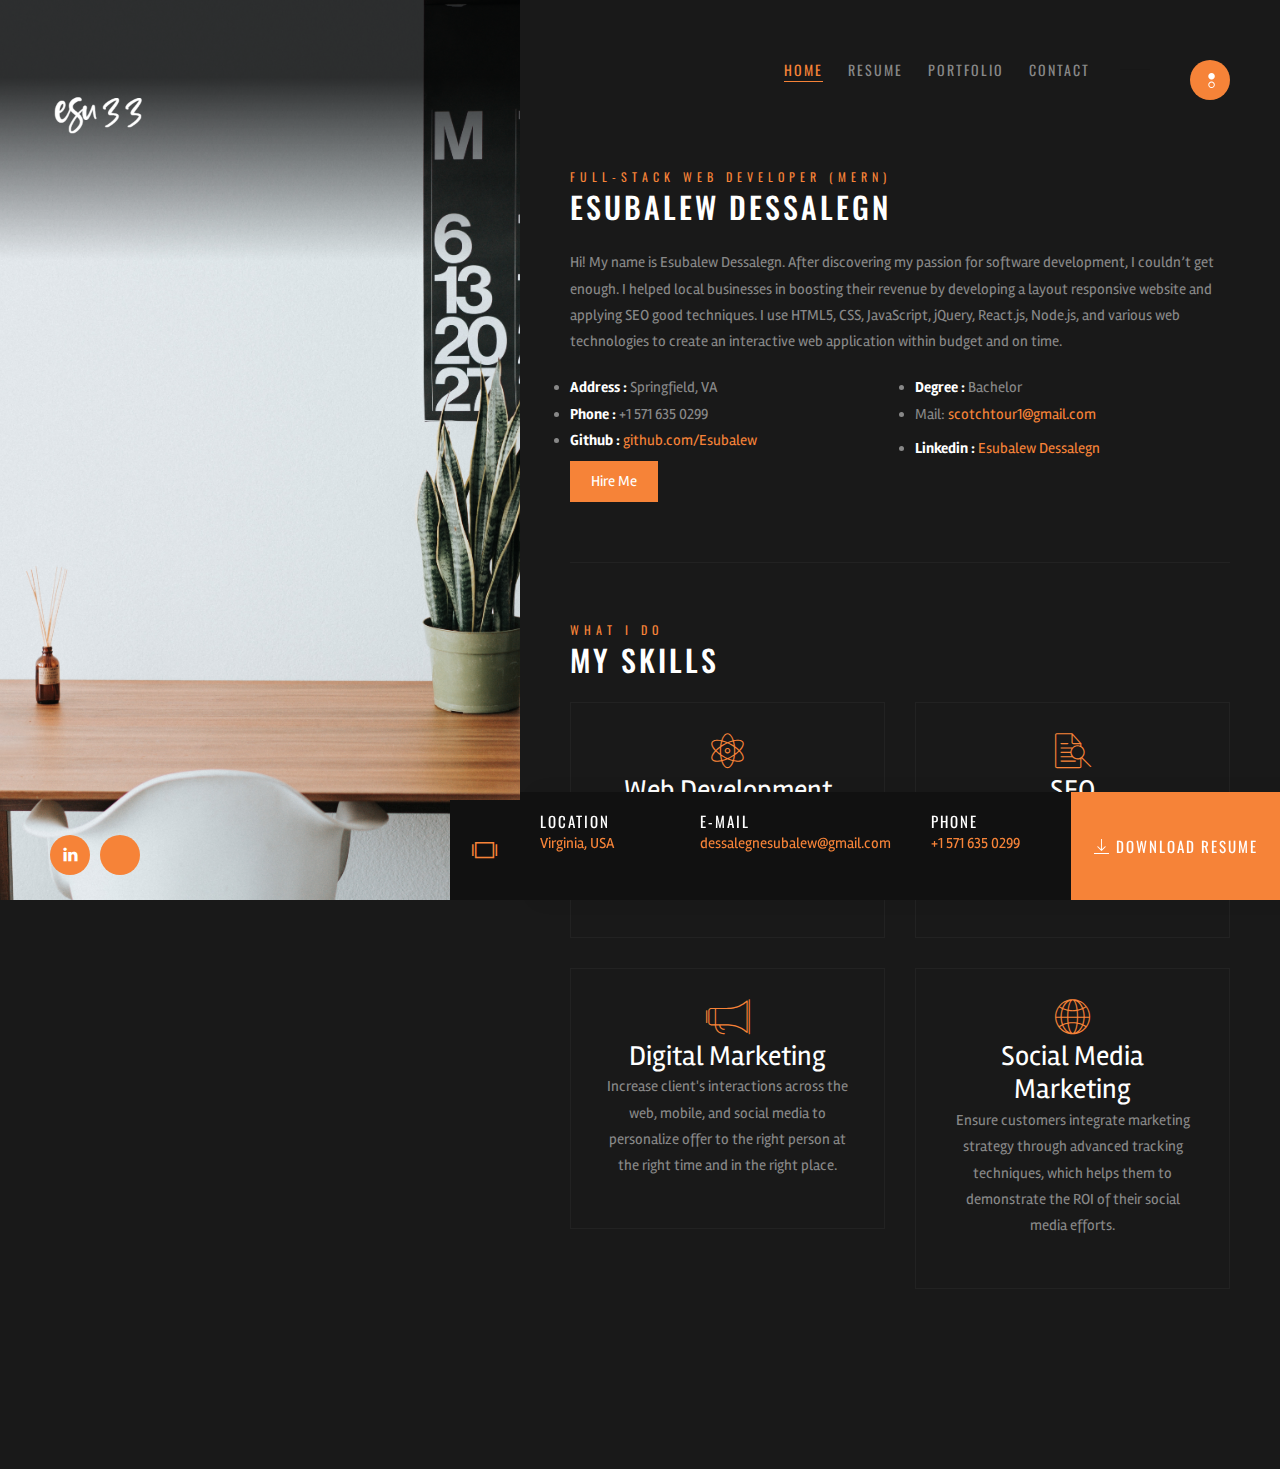
<file: index.html>
<!doctype html>
<html lang="en" class="no-js">

<head>
    <title>Esubalew's Portfolio|| Full Stack Web Developer</title>
    <meta charset="utf-8">
    <meta name="viewport" content="width=device-width, initial-scale=1, shrink-to-fit=no">
    <link rel="shortcut icon" href="images/favicon.png">
    <link rel="stylesheet" href="assets/css/bootstrap.min.css">
    <link rel="stylesheet" href="assets/css/et-lineicons.css">
    <link rel="stylesheet" href="assets/css/themify-icons.css">
    <link rel="stylesheet" href="assets/css/owl.carousel.min.css">
    <link rel="stylesheet" href="assets/css/style.css">
    <link rel="stylesheet" href="assets/css/style-animations.css"> </head>

<body class="cv has-additional-menu-content">
    <header id="identity">
        <!-- Logo -->
        <div class="logo">
            <a href="index.html" class="logo-link" rel="home"> <img src="images/Untitled (1).png" class="logo" alt=""> </a>
        </div>
    </header>
    <!-- Menu -->
    <div id="site-menu">
        <nav class="nav-menu">
            <ul>
                <li class="menu-item current-menu-item"><a href="index.html">Home</a></li>
                <li class="menu-item"><a href="resume.html">Resume</a></li>
                <li class="menu-item"><a href="portfolio.html">Portfolio</a></li>
                <!-- <li class="menu-item menu-item-has-children"><a href="blog.html">Blog</a>
                    <a href="index.html#" class="menu-expand mdi"></a>
                    <ul class="sub-menu">
                        <li class="menu-item"><a href="post.html">Post</a></li>
                        <li class="menu-item menu-item-has-children"> <a href="#">Submenu - 1</a>
                            <a href="index.html#" class="menu-expand mdi"></a>
                            <ul class="sub-menu">
                                <li class="menu-item"><a href="#">Submenu - 2</a></li>
                                <li class="menu-item"><a href="#">Submenu - 2</a></li>
                            </ul>
                        </li>
                    </ul>
                </li> -->
                <li class="menu-item"><a href="contact.html">Contact</a></li>
            </ul>
        </nav>
    </div>
    <div class="menu-overlay"></div>
    <div class="site-menu-toggle">
        <a href="about.html#site-menu" class="ti"> <span class="screen-reader-text">Toggle navigation</span> </a>
    </div>
    <!-- Social Media -->
    <div id="social-profiles">
        <nav class="social-menu">
            <ul>
                <li class="menu-item"><a href="https://www.linkedin.com/in/esubalew-dessalegn-522117127/" target="_blank"><span class="ti"></span></a></li>
                <li class="menu-item"><a href="https://github.com/esku953" target="_blank"><span class="ti"></span></a></li>
                <!-- <li class="menu-item"><a href="http://instagram.com" target="_blank"><span class="ti"></span></a></li> -->
            </ul>
        </nav>
    </div>
    <!-- Media -->
    <div class="hero-media">
        <div class="owl-carousel" data-expand-duration="800">
            <div class="item owl-lazy" data-src="images/landing.png"></div>
        </div> <span class="overlay"></span> <span class="ti ti-spin ti-loading"></span> </div>
    <!-- Content -->
    <div class="content-wrap clearfix">
        <!-- About Me -->
        <div class="mccan page">
            <h3 class="title-small">Full-Stack Web Developer (MERN)</h3>
            <h2 class="title">Esubalew Dessalegn</h2>
            <div class="content">
                <div class="grid-container">
                    <div class="grid-column">
                        <p>Hi! My name is Esubalew Dessalegn. After discovering my passion for software development, I couldn’t get enough. I helped local businesses in boosting their revenue by developing a layout responsive website and applying SEO good techniques. I use HTML5, CSS, JavaScript, jQuery, React.js, Node.js, and various web technologies to create an interactive web application within budget and on time.</p>
                        <div class="row">
                            <div class="col-md-6">
                                <div class="mccan-list">
                                    <ul>
                                        <!-- <li><strong>Birthday :</strong> 09 March 1982</li> -->
                                        <li><strong>Address :</strong> Springfield, VA </li>
                                        <li><strong>Phone :</strong> +1 571 635 0299</li>
                                        <li><strong>Github :</strong> <a href="https://github.com/esku953" target="_blank">github.com/Esubalew</a></li>   
                                    </ul>
                                </div>
                            </div>
                            <div class="col-md-6">
                                <div class="mccan-list">
                                    <ul>
                                        <li><strong>Degree :</strong> Bachelor</li>
                                        <li><span><label>Mail:</label> <a href="dessalegnesubalew@gmail.com">scotchtour1&#64;gmail.com</a></span></li>
                                        <li><strong>Linkedin :</strong> <a href="https://www.linkedin.com/in/esubalew-dessalegn-522117127/" target="_blank">Esubalew Dessalegn</a>
                                        </li>
                                    </ul>
                                </div>
                            </div>
                        </div> <a href="contact.html" class="btn ajax">Hire Me</a> </div>
                </div>
            </div>
        </div>
        <div class="divider1"></div>
        <!-- Services -->
        <div class="mccan page">
            <h3 class="title-small">What I Do</h3>
            <h2 class="title">My Skills</h2>
            <div class="content">
                <div class="grid-container">
                    <div class="grid-column">
                        <div class="row">
                            <div class="col-md-6">
                                <div class="feature feature-left">
                                    <div class="tono-icon"> <span class="et-genius font-30px"></span></div>
                                    <div class="tono-text">
                                        <h3>Web Development</h3>
                                        <p>Utilize the latest in web technologies to build scalable and enterprise-grade web solutions across a variety of verticals.</p>
                                    </div>
                                </div>
                            </div>
                            <div class="col-md-6">
                                <div class="feature feature-left">
                                    <div class="tono-icon"> <span class="et-search font-30px"></span> </div>
                                    <div class="tono-text">
                                        <h3>SEO</h3>
                                        <p>Collaborate with clients on improving the off-site efforts to ensure maximum visibility in organic search results.</p>
                                    </div>
                                </div>
                            </div>
                            <div class="col-md-6">
                                <div class="feature feature-left">
                                    <div class="tono-icon"> <span class="et-megaphone font-30px"></span></div>
                                    <div class="tono-text">
                                        <h3>Digital Marketing</h3>
                                        <p>Increase client's interactions across the web, mobile, and social media to personalize  offer to the right person at the right time and in the right place.</p>
                                    </div>
                                </div>
                            </div>
                            <div class="col-md-6">
                                <div class="feature feature-left">
                                    <div class="tono-icon"> <span class="et-global font-30px"></span> </div>
                                    <div class="tono-text">
                                        <h3>Social Media Marketing</h3>
                                        <p>Ensure customers integrate marketing strategy through advanced tracking techniques, which helps them to demonstrate the ROI of their social media efforts.</p>
                                    </div>
                                </div>
                            </div>
                            <!-- <div class="col-md-6">
                                <div class="feature feature-left">
                                    <div class="mccan-icon"> <span class="et-mobile font-35px"></span></div>
                                    <div class="mccan-text">
                                        <h3>Fully Responsive</h3>
                                        <p>Fusce suscipit, ante a hendrerit thelery ullamcorper vivense comtersa risus nisl cursus nurus the viverra ante nulla.</p>
                                    </div>
                                </div>
                            </div>
                            <div class="col-md-6">
                                <div class="feature feature-left">
                                    <div class="mccan-icon"> <span class="et-layers font-35px"></span> </div>
                                    <div class="mccan-text">
                                        <h3>Art Direction</h3>
                                        <p>Fusce suscipit, ante a hendrerit thelery ullamcorper vivense comtersa risus nisl cursus nurus the viverra ante nulla.</p>
                                    </div>
                                </div>
                            </div> -->
                        </div>
                    </div>
                </div>
            </div>
        </div>
        <!-- Copyright -->
        <!-- <div class="copyright">
            <p>&copy; 2020 <a href="index.html">McCan</a>. All Rights Reserved.</p>
        </div> -->
    </div>
    <!-- Hidden Menu -->
    <div class="additional-menu-content">
        <h3 class="title-small">Full Stack Web Developer</h3>
        <h2 class="title">Esubalew Dessalegn</h2> <img src="images/esuba.png" alt="">
        <p>As an immersive student at Generation USA, I made a genuine effort to improve my communication and orientation to detail skills. My strong understanding of the software development life-cycle and proven ability to work in a fast-paced environment while working in collaboration with the team positions me ready to excel in a Web Developer roles.</p> <a href="#" class="btn">Hire Me</a>
        <div class="divider2"></div>
        <h3 class="title-small">@rorymccan</h3>
        <h2 class="title">Instagram</h2>
        <div class="sb-widget fl-wrap">
            <div class="insta-thumb">
                <a href="#"><img src="images/200x200.jpg" alt=""></a>
                <a href="#"><img src="images/200x200.jpg" alt=""></a>
                <a href="#"><img src="images/200x200.jpg" alt=""></a>
                <a href="#"><img src="images/200x200.jpg" alt=""></a>
                <a href="#"><img src="images/200x200.jpg" alt=""></a>
                <a href="#"><img src="images/200x200.jpg" alt=""></a>
            </div>
        </div>
    </div>
    <!-- My Info -->
    <div class="my-info">
        <div class="box">
            <div class="field field-my-info field-separator">
                <h6>Location</h6>
                <p>Virginia, USA</p>
            </div>
            <div class="field field-my-info field-separator">
                <h6>E-Mail</h6>
                <p>dessalegnesubalew@gmail.com</p>
            </div>
            <div class="field field-my-info field-separator">
                <h6>Phone</h6>
                <p>+1 571 635 0299</p>
            </div>
            <div class="clear"></div>
            <button type="submit" class="button-color" onclick="window.open('assets/resume-2 (1).pdf', '_blank')"><span class="ti-download"></span> DOWNLOAD RESUME</button>
        </div>
    </div>
    <!-- Js -->
    <script src="assets/js/jquery-3.3.1.min.js"></script>
    <script src="assets/js/modernizr-custom.js"></script>
    <script src="assets/js/owl-carousel.min.js"></script>
    <script src="assets/js/functions.js"></script>
</body>
</html>
</file>
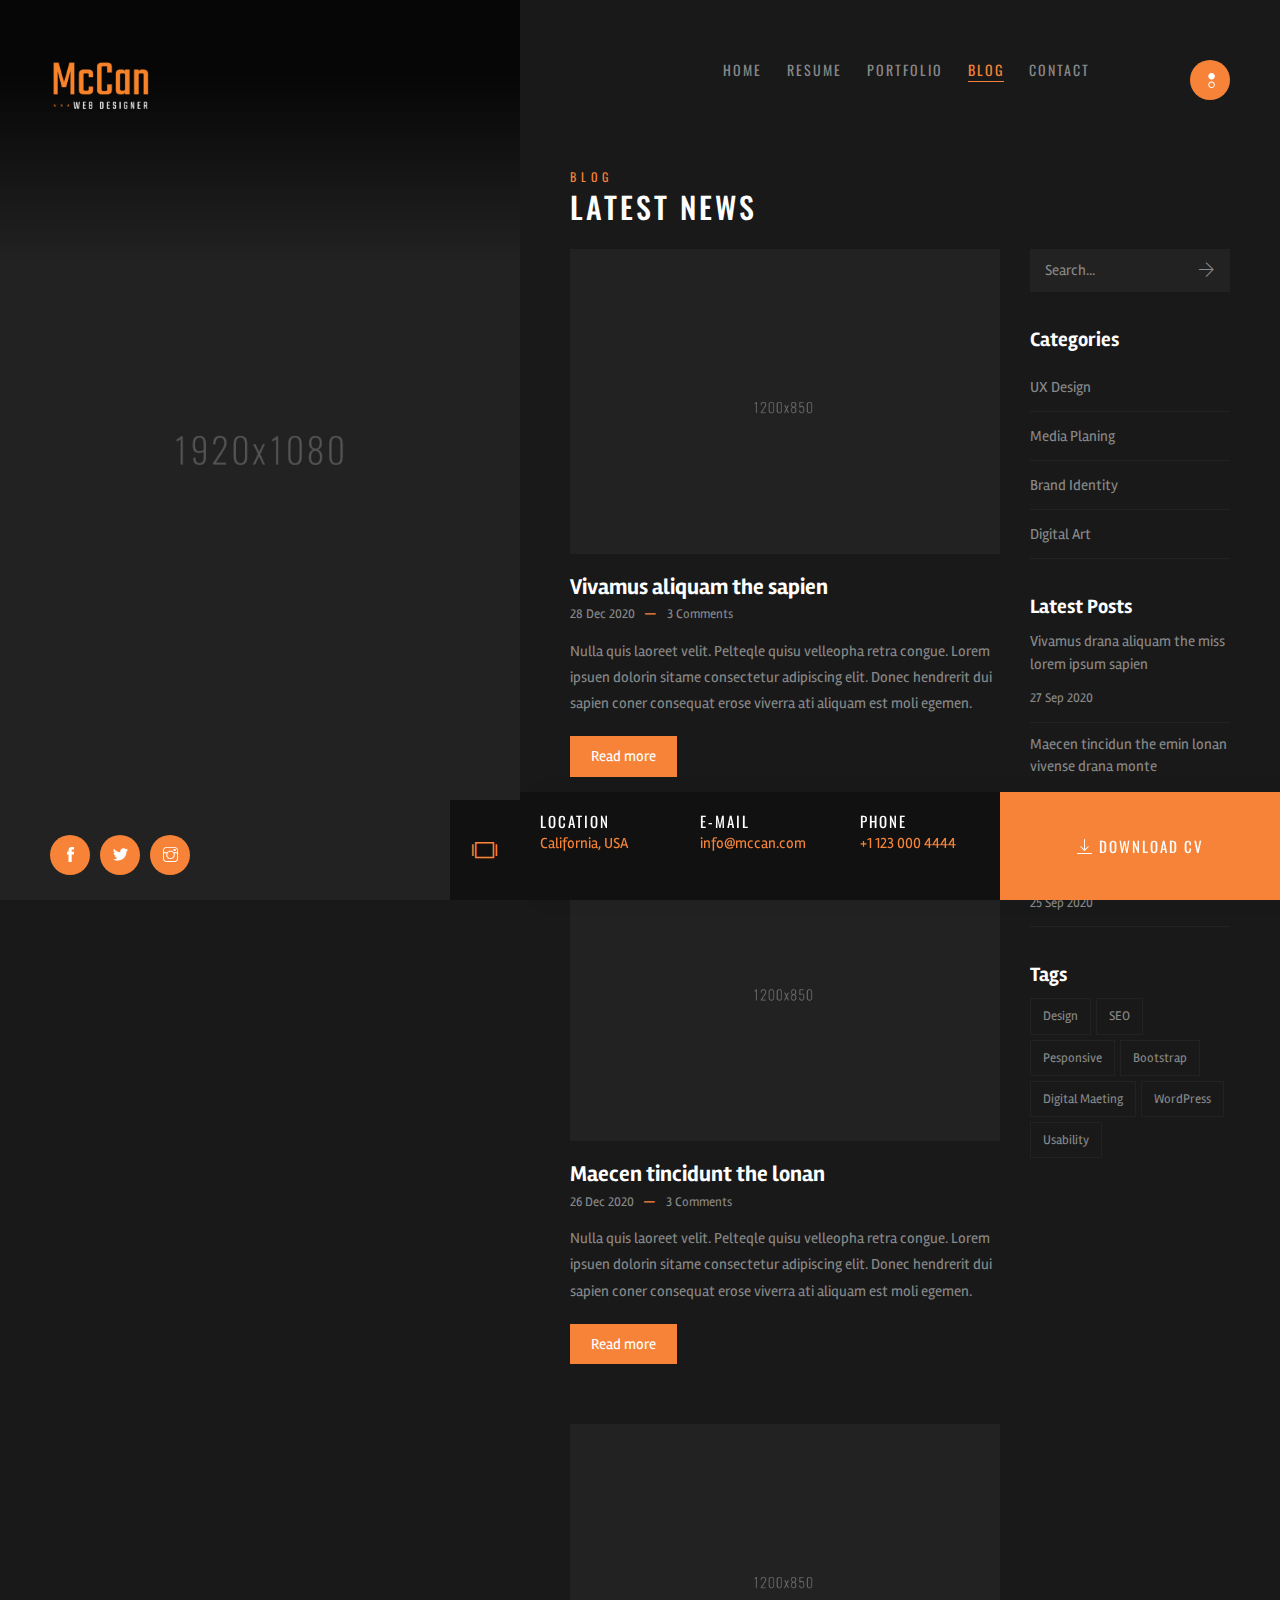
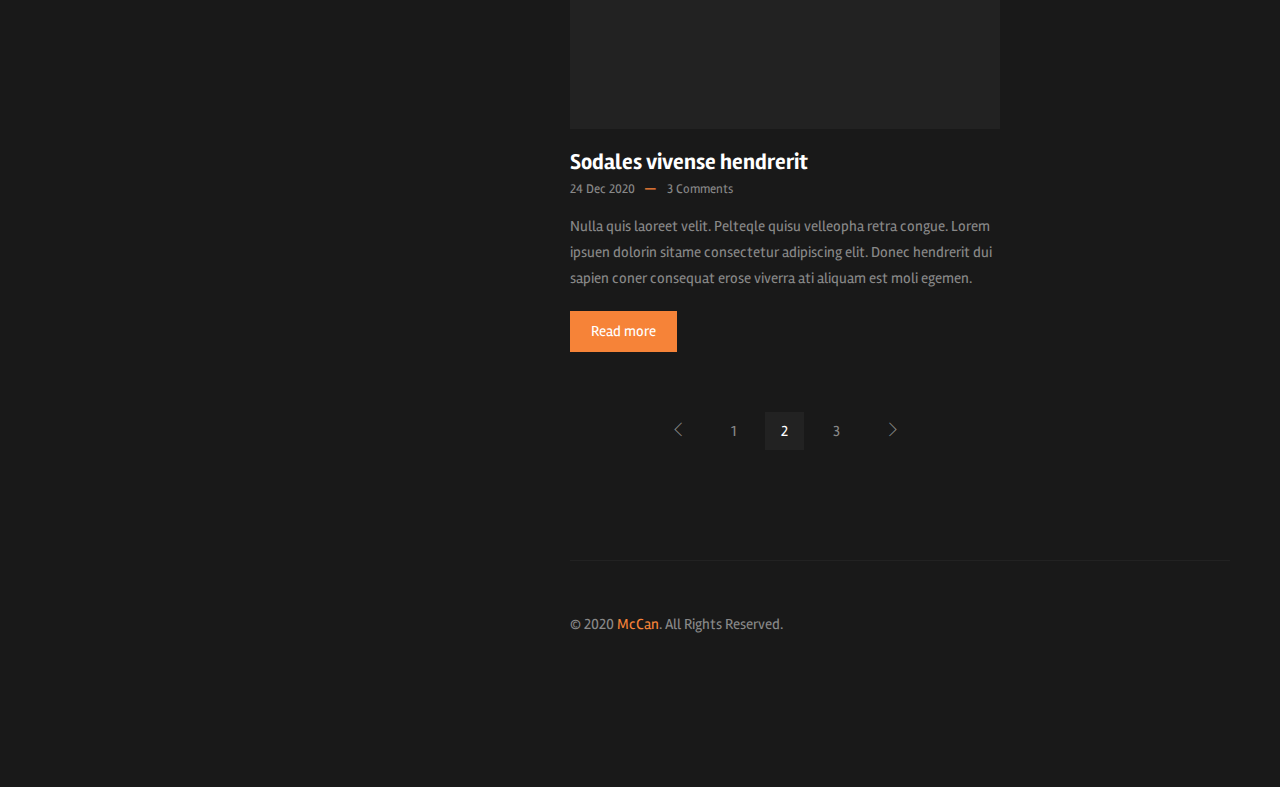
<file: blog.html>
<!doctype html>
<html lang="en" class="no-js">

<head>
    <title>McCan</title>
    <meta charset="utf-8">
    <meta name="viewport" content="width=device-width, initial-scale=1, shrink-to-fit=no">
    <link rel="shortcut icon" href="images/favicon.png">
    <link rel="stylesheet" href="assets/css/bootstrap.min.css">
    <link rel="stylesheet" href="assets/css/themify-icons.css">
    <link rel="stylesheet" href="assets/css/owl.carousel.min.css">
    <link rel="stylesheet" href="assets/css/style.css">
    <link rel="stylesheet" href="assets/css/style-animations.css"> </head>

<body class="cv has-additional-menu-content">
    <header id="identity">
        <!-- Logo -->
        <div class="logo">
            <a href="index.html" class="logo-link" rel="home"><img src="images/logo.png" class="logo" alt=""></a>
        </div>
    </header>
    <!-- Menu -->
    <div id="site-menu">
        <nav class="nav-menu">
            <ul>
                <li class="menu-item"><a href="index.html">Home</a></li>
                <li class="menu-item"><a href="resume.html">Resume</a></li>
                <li class="menu-item"><a href="portfolio.html">Portfolio</a></li>
                <li class="menu-item current-menu-item menu-item-has-children"><a href="blog.html">Blog</a>
                    <a href="index.html#" class="menu-expand mdi"></a>
                    <ul class="sub-menu">
                        <li class="menu-item"><a href="post.html">Post</a></li>
                        <li class="menu-item menu-item-has-children"> <a href="#">Submenu - 1</a>
                            <a href="index.html#" class="menu-expand mdi"></a>
                            <ul class="sub-menu">
                                <li class="menu-item"><a href="#">Submenu - 2</a></li>
                                <li class="menu-item"><a href="#">Submenu - 2</a></li>
                            </ul>
                        </li>
                    </ul>
                </li>
                <li class="menu-item"><a href="contact.html">Contact</a></li>
            </ul>
        </nav>
    </div>
    <div class="menu-overlay"></div>
    <div class="site-menu-toggle">
        <a href="blog.html#site-menu" class="ti"> <span class="screen-reader-text">Toggle navigation</span> </a>
    </div>
    <!-- Social Media -->
    <div id="social-profiles">
        <nav class="social-menu">
            <ul>
                <li class="menu-item"><a href="http://facebook.com" target="_blank"><span class="ti"></span></a></li>
                <li class="menu-item"><a href="http://twitter.com" target="_blank"><span class="ti"></span></a></li>
                <li class="menu-item"><a href="http://instagram.com" target="_blank"><span class="ti"></span></a></li>
            </ul>
        </nav>
    </div>
    <!-- Media -->
    <div class="hero-media">
        <div class="owl-carousel" data-expand-duration="800">
            <div class="item owl-lazy" data-src="images/1920x1080.jpg"></div>
        </div> <span class="overlay"></span> <span class="ti ti-spin ti-loading"></span> </div>
    <!-- Content -->
    <div class="content-wrap clearfix">
        <div class="mccan page">
            <h3 class="title-small">Blog</h3>
            <h2 class="title">LATEST NEWS</h2>
            <div class="content">
                <div class="grid-container">
                    <div class="grid-column">
                        <div class="row">
                            <div class="col-md-8">
                                <div class="blog-listing">
                                    <article class="post">
                                        <div class="media">
                                            <a href="post.html"> <img src="images/1200x850.jpg" alt=""> </a>
                                        </div>
                                        <header class="header">
                                            <h4><a href="post.html">Vivamus aliquam the sapien</a></h4>
                                            <div class="meta-data"> <span class="meta-date">28 Dec 2020</span> <span class="meta-comments"><a href="post.html">3 Comments</a></span> </div>
                                            <div class="excerpt">
                                                <p>Nulla quis laoreet velit. Pelteqle quisu velleopha retra congue. Lorem ipsuen dolorin sitame consectetur adipiscing elit. Donec hendrerit dui sapien coner consequat erose viverra ati aliquam est moli egemen.</p> <a href="post.html" class="btn">Read more </a> </div>
                                        </header>
                                    </article>
                                    <article class="post">
                                        <div class="media">
                                            <a href="post.html"> <img src="images/1200x850.jpg" width="1200" height="520" alt=""> </a>
                                        </div>
                                        <header class="header">
                                            <h4><a href="post.html">Maecen tincidunt the lonan</a></h4>
                                            <div class="meta-data"> <span class="meta-date"><a href="post.html">26 Dec 2020</a></span> <span class="meta-comments"><a href="post.html">3 Comments</a></span> </div>
                                            <div class="excerpt">
                                                <p>Nulla quis laoreet velit. Pelteqle quisu velleopha retra congue. Lorem ipsuen dolorin sitame consectetur adipiscing elit. Donec hendrerit dui sapien coner consequat erose viverra ati aliquam est moli egemen.</p> <a href="post.html" class="btn">Read more </a> </div>
                                        </header>
                                    </article>
                                    <article class="post">
                                        <div class="media">
                                            <a href="post.html"> <img src="images/1200x850.jpg" alt=""> </a>
                                        </div>
                                        <header class="header">
                                            <h4><a href="post.html">Sodales vivense hendrerit</a></h4>
                                            <div class="meta-data"> <span class="meta-date"><a href="post.html">24 Dec 2020</a></span> <span class="meta-comments"><a href="post.html">3 Comments</a></span> </div>
                                            <div class="excerpt">
                                                <p>Nulla quis laoreet velit. Pelteqle quisu velleopha retra congue. Lorem ipsuen dolorin sitame consectetur adipiscing elit. Donec hendrerit dui sapien coner consequat erose viverra ati aliquam est moli egemen.</p> <a href="post.html" class="btn">Read more </a> </div>
                                        </header>
                                    </article>
                                    <div class="mccan-blog-navigation">
                                        <ul>
                                            <li class="mccan-black-bg"><a href="#"><i class="ti-angle-left"></i></a></li>
                                            <li><a href="#">1</a></li>
                                            <li><a class="active" href="#">2</a></li>
                                            <li><a href="#">3</a></li>
                                            <li class="mccan-black-bg"><a href="#"><i class="ti-angle-right"></i></a></li>
                                        </ul>
                                    </div>
                                </div>
                            </div>
                            <div class="col-md-4">
                                <div class="mccan-sidebar-part">
                                    <div class="mccan-sidebar-block mccan-sidebar-block-search animate-box fadeInLeft animated" data-animate-effect="fadeInLeft">
                                        <form class="mccan-sidebar-search-form" method="get">
                                            <input type="text" name="name" id="search" placeholder="Search...">
                                            <button type="submit" class="ti-arrow-right mccan-sidebar-search-submit"></button>
                                        </form>
                                    </div>
                                    <div class="mccan-sidebar-block mccan-sidebar-block-categories animate-box fadeInLeft animated" data-animate-effect="fadeInLeft">
                                        <div class="mccan-sidebar-block-title"> Categories </div>
                                        <div class="mccan-sidebar-block-content">
                                            <ul class="ul1">
                                                <li> <a href="blog.html#">UX Design</a> </li>
                                                <li> <a href="blog.html#">Media Planing</a> </li>
                                                <li> <a href="blog.html#">Brand Identity</a> </li>
                                                <li> <a href="blog.html#">Digital Art</a> </li>
                                            </ul>
                                        </div>
                                    </div>
                                    <div class="mccan-sidebar-block mccan-sidebar-block-latest-posts animate-box fadeInLeft animated" data-animate-effect="fadeInLeft">
                                        <div class="mccan-sidebar-block-title"> Latest Posts </div>
                                        <div class="mccan-sidebar-block-content">
                                            <div class="latest">
                                                <a href="blog.html#" class="clearfix">
                                                    <div class="txt1">Vivamus drana aliquam the miss lorem ipsum sapien</div>
                                                    <div class="txt2">27 Sep 2020</div>
                                                </a>
                                            </div>
                                            <div class="latest">
                                                <a href="blog.html#" class="clearfix">
                                                    <div class="txt1">Maecen tincidun the emin lonan vivense drana monte</div>
                                                    <div class="txt2">26 Sep 2020</div>
                                                </a>
                                            </div>
                                            <div class="latest">
                                                <a href="blog.html#" class="clearfix">
                                                    <div class="txt1">Sodales vivense the miss drana fundam nune hendrerit</div>
                                                    <div class="txt2">25 Sep 2020</div>
                                                </a>
                                            </div>
                                        </div>
                                    </div>
                                    <div class="mccan-sidebar-block mccan-sidebar-block-tags animate-box fadeInLeft animated" data-animate-effect="fadeInLeft">
                                        <div class="mccan-sidebar-block-title"> Tags </div>
                                        <div class="mccan-sidebar-block-content">
                                            <ul class="tags clearfix">
                                                <li><a href="blog.html#">Design</a></li>
                                                <li><a href="blog.html#">SEO</a></li>
                                                <li><a href="blog.html#">Pesponsive</a></li>
                                                <li><a href="blog.html#">Bootstrap</a></li>
                                                <li><a href="blog.html#">Digital Maeting</a></li>
                                                <li><a href="blog.html#">WordPress</a></li>
                                                <li><a href="blog.html#">Usability</a></li>
                                            </ul>
                                        </div>
                                    </div>
                                </div>
                            </div>
                        </div>
                    </div>
                </div>
            </div>
        </div>
        <!-- Copyright -->
        <div class="copyright">
            <p>&copy; 2020 <a href="index.html">McCan</a>. All Rights Reserved.</p>
        </div>
    </div>
    <!-- Hidden Menu -->
    <div class="additional-menu-content">
        <h3 class="title-small">Web Designer</h3>
        <h2 class="title">Rory McCan</h2> <img src="images/200x200.jpg" alt="">
        <p>Hi, My name is Rory McCan. I am a Web Designer, and etiam accumsan scelerisque rhoncus. Nulla quis laoreet velit. Pelteqle quisu velleopha retra congue.</p> <a href="post.html" class="btn">Hire Me</a>
        <div class="divider2"></div>
        <h3 class="title-small">@rorymccan</h3>
        <h2 class="title">Instagram</h2>
        <div class="sb-widget fl-wrap">
            <div class="insta-thumb">
                <a href="#"><img src="images/200x200.jpg" alt=""></a>
                <a href="#"><img src="images/200x200.jpg" alt=""></a>
                <a href="#"><img src="images/200x200.jpg" alt=""></a>
                <a href="#"><img src="images/200x200.jpg" alt=""></a>
                <a href="#"><img src="images/200x200.jpg" alt=""></a>
                <a href="#"><img src="images/200x200.jpg" alt=""></a>
            </div>
        </div>
    </div>
    <!-- My Info -->
    <div class="my-info">
        <div class="box">
            <div class="field field-my-info field-separator">
                <h6>Location</h6>
                <p>California, USA</p>
            </div>
            <div class="field field-my-info field-separator">
                <h6>E-Mail</h6>
                <p>info@mccan.com</p>
            </div>
            <div class="field field-my-info field-separator">
                <h6>Phone</h6>
                <p>+1 123 000 4444</p>
            </div>
            <div class="clear"></div>
            <button type="submit" class="button-color"><span class="ti-download"></span> DOWNLOAD CV</button>
        </div>
    </div>
    <!-- Js -->
    <script src="assets/js/jquery-3.3.1.min.js"></script>
    <script src="assets/js/modernizr-custom.js"></script>
    <script src="assets/js/owl-carousel.min.js"></script>
    <script src="assets/js/functions.js"></script>
</body>

</html>
</file>
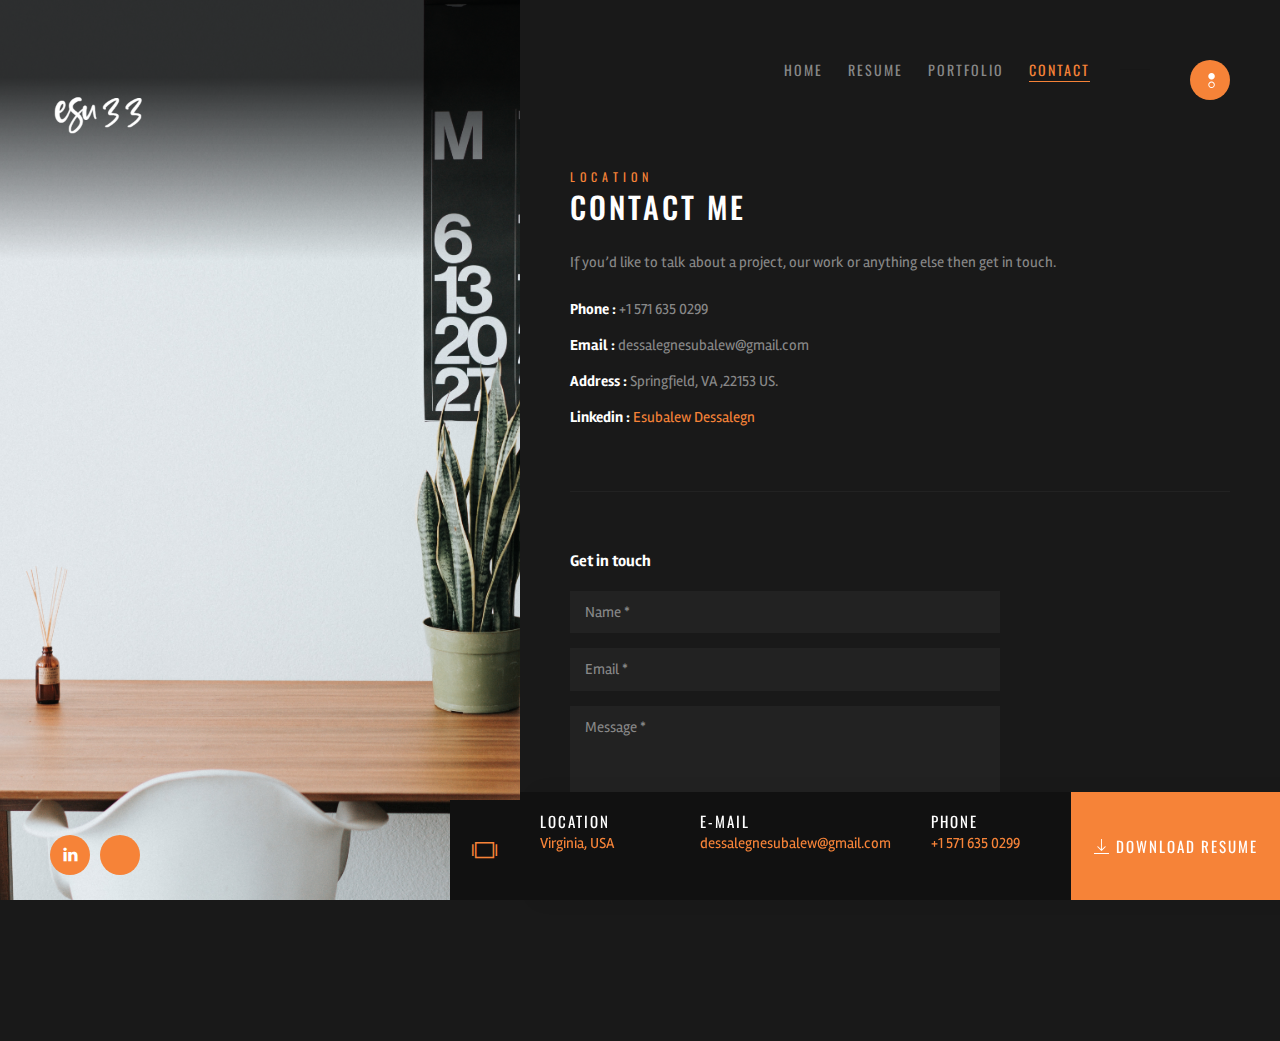
<file: contact.html>
<!doctype html>
<html lang="en" class="no-js">

<head>
    <title>Esubalew's Portfolio|| Full Stack Web Developer</title>
    <meta charset="utf-8">
    <meta name="viewport" content="width=device-width, initial-scale=1, shrink-to-fit=no">
    <link rel="shortcut icon" href="images/favicon.png">
    <link rel="stylesheet" href="assets/css/bootstrap.min.css">
    <link rel="stylesheet" href="assets/css/themify-icons.css">
    <link rel="stylesheet" href="assets/css/owl.carousel.min.css">
    <link rel="stylesheet" href="assets/css/style.css">
    <link rel="stylesheet" href="assets/css/style-animations.css"> </head>

<body class="cv has-additional-menu-content">
    <header id="identity">
        <!-- Logo -->
        <div class="logo">
            <a href="index.html" class="logo-link" rel="home"><img src="images/Untitled (1).png" class="logo" alt=""></a>
        </div>
    </header>
    <!-- Menu -->
    <div id="site-menu">
        <nav class="nav-menu">
            <ul>
                <li class="menu-item"><a href="index.html">Home</a></li>
                <li class="menu-item"><a href="resume.html">Resume</a></li>
                <li class="menu-item"><a href="portfolio.html">Portfolio</a></li>
                <!-- <li class="menu-item menu-item-has-children"><a href="blog.html">Blog</a>
                    <a href="index.html#" class="menu-expand mdi"></a>
                    <ul class="sub-menu">
                        <li class="menu-item"><a href="post.html">Post</a></li>
                        <li class="menu-item menu-item-has-children"> <a href="#">Submenu - 1</a>
                            <a href="index.html#" class="menu-expand mdi"></a>
                            <ul class="sub-menu">
                                <li class="menu-item"><a href="#">Submenu - 2</a></li>
                                <li class="menu-item"><a href="#">Submenu - 2</a></li>
                            </ul>
                        </li>
                    </ul>
                </li> -->
                <li class="menu-item current-menu-item"><a href="contact.html">Contact</a></li>
            </ul>
        </nav>
    </div>
    <div class="menu-overlay"></div>
    <div class="site-menu-toggle">
        <a href="contact.html#additional-menu" class="ti"> <span class="screen-reader-text">Toggle navigation</span> </a>
    </div>
    <!-- Social Media -->
    <div id="social-profiles">
        <nav class="social-menu">
            <ul>
                <li class="menu-item"><a href="https://www.linkedin.com/in/esubalew-dessalegn-522117127/" target="_blank"><span class="ti"></span></a></li>
                <li class="menu-item"><a href="https://github.com/esku953" target="_blank"><span class="ti"></span></a></li>
                <!-- <li class="menu-item"><a href="http://instagram.com" target="_blank"><span class="ti"></span></a></li> -->
            </ul>
        </nav>
    </div>
    <!-- Media -->
    <div class="hero-media">
        <div class="owl-carousel" data-expand-duration="800">
            <div class="item owl-lazy" data-src="images/landing.png"></div>
        </div> <span class="overlay"></span> <span class="ti ti-spin ti-loading"></span> </div>
    <!-- Content -->
    <div class="content-wrap">
        <div class="mccan page">
            <h3 class="title-small">LOCATION</h3>
            <h2 class="title">Contact Me</h2>
            <div class="content">
                <div class="row">
                    <div class="col-md-12">
                        <p>If you’d like to talk about a project, our work or anything else then get in touch.</p>
                        <div class="list">
                            <ul>
                                <li><strong>Phone :</strong> +1 571 635 0299</li>
                                <li><strong>Email :</strong> dessalegnesubalew@gmail.com</li>
                                <li><strong>Address :</strong> Springfield, VA ,22153 US.</li>
                                <li><strong>Linkedin :</strong> <a href="https://www.linkedin.com/in/esubalew-dessalegn-522117127/">Esubalew Dessalegn</a></li>
                            </ul>
                        </div>
                    </div>
                </div>
                <div class="divider1"></div>
                <div class="row">
                    <div class="col-md-8">
                        <h6 class="mb-20"><strong>Get in touch</strong></h6>
                        <form>
                            <div class="message d-none">
                                <div class="alert notice"></div>
                            </div>
                            <label for="name" class="screen-reader-text">Name</label>
                            <input type="text" name="name" id="name" placeholder="Name *" required="">
                            <label for="email" class="screen-reader-text">Email</label>
                            <input type="email" name="email" id="email" placeholder="Email *" required="">
                            <label for="message" class="screen-reader-text">Message</label>
                            <textarea name="message" id="message" cols="30" rows="5" placeholder="Message *" required=""></textarea>
                            <input type="submit" class="btn ajax" value="Say Hello"> </form>
                    </div>
                </div>
            </div>
        </div>
        <!-- Copyright -->
        <!-- <div class="copyright">
            <p>&copy; 2020 <a href="index.html">McCan</a>. All Rights Reserved.</p>
        </div> -->
    </div>
    <!-- Hidden Menu -->
    <div class="additional-menu-content">
        <h3 class="title-small">Full Stack Web Developer</h3>
        <h2 class="title">Esubalew Dessalegn</h2> <img src="images/esuba.png" alt="">
        <p>As an immersive student at Generation USA, I made a genuine effort to improve my communication and orientation to detail skills. My strong understanding of the software development life-cycle and proven ability to work in a fast-paced environment while working in collaboration with the team positions me ready to excel in a Web Developer roles.</p> <a href="contact.html" class="btn ajax">Hire Me</a>
        <!-- <div class="divider2"></div>
        <h3 class="title-small">@rorymccan</h3>
        <h2 class="title">Instagram</h2> -->
        <!-- <div class="sb-widget fl-wrap">
            <div class="insta-thumb">
                <a href="#"><img src="images/200x200.jpg" alt=""></a>
                <a href="#"><img src="images/200x200.jpg" alt=""></a>
                <a href="#"><img src="images/200x200.jpg" alt=""></a>
                <a href="#"><img src="images/200x200.jpg" alt=""></a>
                <a href="#"><img src="images/200x200.jpg" alt=""></a>
                <a href="#"><img src="images/200x200.jpg" alt=""></a>
            </div>
        </div> -->
    </div>
    <!-- My Info -->
    <div class="my-info">
        <div class="box">
            <div class="field field-my-info field-separator">
                <h6>Location</h6>
                <p>Virginia, USA</p>
            </div>
            <div class="field field-my-info field-separator">
                <h6>E-Mail</h6>
                <p>dessalegnesubalew@gmail.com</p>
            </div>
            <div class="field field-my-info field-separator">
                <h6>Phone</h6>
                <p>+1 571 635 0299</p>
            </div>
            <div class="clear"></div>
            <button type="submit" class="button-color" onclick="window.open('assets/resume-2 (1).pdf', '_blank')"><span class="ti-download"></span> DOWNLOAD RESUME</button>
        </div>
    </div>
    <!-- Js -->
    <script src="assets/js/jquery-3.3.1.min.js"></script>
    <script src="assets/js/modernizr-custom.js"></script>
    <script src="assets/js/owl-carousel.min.js"></script>
    <script src="assets/js/functions.js"></script>
</body>

</html>
</file>
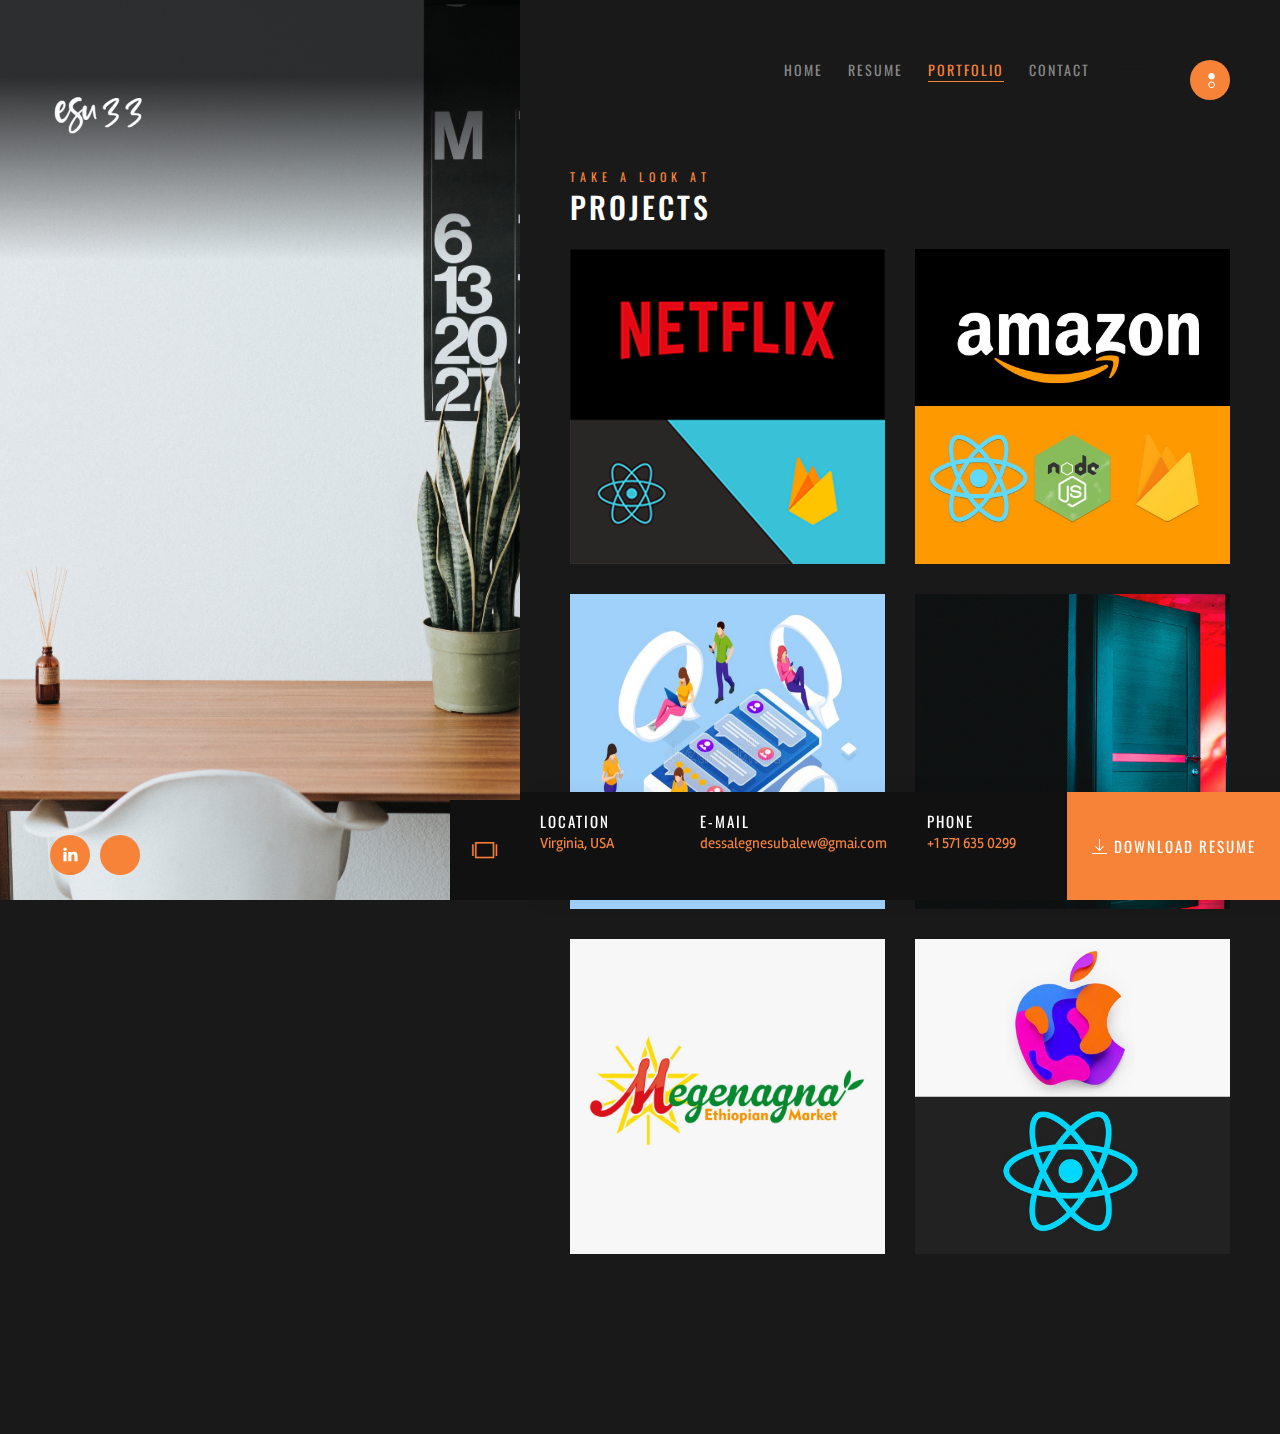
<file: portfolio.html>
<!doctype html>
<html lang="en" class="no-js">

<head>
    <title>Esubalew's Portfolio|| Full Stack Web Developer</title>
    <meta charset="utf-8">
    <meta name="viewport" content="width=device-width, initial-scale=1, shrink-to-fit=no">
    <link rel="shortcut icon" href="images/favicon.png">
    <link rel="stylesheet" href="assets/css/bootstrap.min.css">
    <link rel="stylesheet" href="assets/css/et-lineicons.css">
    <link rel="stylesheet" href="assets/css/themify-icons.css">
    <link rel="stylesheet" href="assets/css/owl.carousel.min.css">
    <link rel="stylesheet" href="assets/css/style.css">
    <link rel="stylesheet" href="assets/css/style-animations.css"> </head>

<body class="cv has-additional-menu-content">
    <header id="identity">
        <!-- Logo -->
        <div class="logo">
            <a href="index.html" class="logo-link" rel="home"><img src="images/Untitled (1).png" class="logo" alt=""> </a>
        </div>
    </header>
    <!-- Menu -->
    <div id="site-menu">
        <nav class="nav-menu">
            <ul>
                <li class="menu-item"><a href="index.html">Home</a></li>
                <li class="menu-item"><a href="resume.html">Resume</a></li>
                <li class="menu-item current-menu-item"><a href="portfolio.html">Portfolio</a></li>
                <!-- <li class="menu-item menu-item-has-children"><a href="blog.html">Blog</a>
                    <a href="index.html#" class="menu-expand mdi"></a>
                    <ul class="sub-menu">
                        <li class="menu-item"><a href="post.html">Post</a></li>
                        <li class="menu-item menu-item-has-children"> <a href="#">Submenu - 1</a>
                            <a href="index.html#" class="menu-expand mdi"></a>
                            <ul class="sub-menu">
                                <li class="menu-item"><a href="#">Submenu - 2</a></li>
                                <li class="menu-item"><a href="#">Submenu - 2</a></li>
                            </ul>
                        </li>
                    </ul>
                </li> -->
                <li class="menu-item"><a href="contact.html">Contact</a></li>
            </ul>
        </nav>
    </div>
    <div class="menu-overlay"></div>
    <div class="site-menu-toggle">
        <a href="about.html#site-menu" class="ti"> <span class="screen-reader-text">Toggle navigation</span> </a>
    </div>
    <!-- Social Media -->
    <div id="social-profiles">
        <nav class="social-menu">
            <ul>
                <li class="menu-item"><a href="https://www.linkedin.com/in/esubalew-dessalegn-522117127/" target="_blank"><span class="ti"></span></a></li>
                <li class="menu-item"><a href="https://github.com/esku953" target="_blank"><span class="ti"></span></a></li>
                <!-- <li class="menu-item"><a href="http://instagram.com" target="_blank"><span class="ti"></span></a></li> -->
            </ul>
        </nav>
    </div>
    <!-- Media -->
    <div class="hero-media">
        <div class="owl-carousel" data-expand-duration="800">
            <div class="item owl-lazy" data-src="images/landing.png"></div>
        </div> <span class="overlay"></span> <span class="ti ti-spin ti-loading"></span> </div>
    <!-- Content -->
    <div class="content-wrap clearfix">
        <div class="mccan page">
            <h3 class="title-small">Take A Look At</h3>
            <h2 class="title">Projects</h2>
            <div class="content">
                <div class="grid-container">
                    <div class="grid-column">
                        <div class="row">
                            <div class="col-md-6">
                                <a href="https://netflix-clone-e8bf3.web.app/ " target="_blank" class="desc">
                                    <div class="project"> <img src="images/aa2.png" class="img-fluid" alt="">
                                        <div class="desc">
                                            <div class="con">
                                                <h3>Netflix-clone(Demo)</h3> <span>Web App Project</span> </div>
                                        </div>
                                    </div>
                                </a>
                            </div>
                            <div class="col-md-6">
                                <a href="https://challenge-7d965.web.app/" target="_blank" class="desc">
                                    <div class="project"> <img src="images/aa7.png" class="img-fluid" alt="">
                                        <div class="desc">
                                            <div class="con">
                                                <h3>Amazon-clone(Demo)</h3> <span>E-commerce site</span> </div>
                                        </div>
                                    </div>
                                </a>
                            </div>
                            <div class="col-md-6">
                                <a href="https://esuchat.netlify.app/" target="_blank" class="desc">
                                    <div class="project"> <img src="images/chat(1).png" class="img-fluid" alt="">
                                        <div class="desc">
                                            <div class="con">
                                                <h3>Real-time chat App</h3> <span>Web App Project</span> </div>
                                        </div>
                                    </div>
                                </a>
                            </div>
                            <div class="col-md-6">
                                <a href="https://main.d3je4fifo2o338.amplifyapp.com/" target="_blank" class="desc">
                                    <div class="project"> <img src="images/door(2).png" class="img-fluid" alt="">
                                        <div class="desc">
                                            <div class="con">
                                                <h3>Simple game</h3> <span>Javascript Project</span> </div>
                                        </div>
                                    </div>
                                </a>
                            </div>
                            <div class="col-md-6">
                                <a href="https://megenagnaethiopianmarket.com/" target="_blank" class="desc">
                                    <div class="project"> <img src="images/meg.png" class="img-fluid" alt="">
                                        <div class="desc">
                                            <div class="con">
                                                <h3>Local market</h3> <span>Website for Ethiopian market</span> </div>
                                        </div>
                                    </div>
                                </a>
                            </div>
                            <div class="col-md-6">
                                <a href="projects.html" class="desc">
                                    <div class="project"> <img src="images/apple.png" target="_blank" class="img-fluid" alt="">
                                        <div class="desc">
                                            <div class="con">
                                                <h3>React project</h3> <span>Rebuilding Apple website with youtube integration</span> </div>
                                        </div>
                                    </div>
                                </a>
                            </div>
                            <!-- <div class="col-md-6">
                                <a href="https://github.com/esku953/Apple-React" class="desc">
                                    <div class="project"> <img src="images/600x425.jpg" class="img-fluid" alt="">
                                        <div class="desc">
                                            <div class="con">
                                                <h3>React project</h3> <span>Rebuilding Apple website with youtube integration</span> </div>
                                        </div>
                                    </div>
                                </a>
                            </div>
                            <div class="col-md-6">
                                <a href="projects.html" class="desc">
                                    <div class="project"> <img src="images/600x425.jpg" class="img-fluid" alt="">
                                        <div class="desc">
                                            <div class="con">
                                                <h3>Project 08</h3> <span>Box Mockup, Branding</span> </div>
                                        </div>
                                    </div>
                                </a>
                            </div> -->
                        </div>
                    </div>
                </div>
            </div>
        </div>
        <!-- Copyright -->
        <!-- <div class="copyright">
            <p>&copy; 2020 <a href="index.html">McCan</a>. All Rights Reserved.</p>
        </div> -->
    </div>
    <!-- Hidden Menu -->
    <div class="additional-menu-content">
        <h3 class="title-small">Full Stack Web Developer(MERN)</h3>
        <h2 class="title">Esubalew Dessalegn</h2> <img src="images/esuba.png" alt="">
        <p>As an immersive student at Generation USA, I made a genuine effort to improve my communication and orientation to detail skills. My strong understanding of the software development life-cycle and proven ability to work in a fast-paced environment while working in collaboration with the team positions me ready to excel in a Web Developer roles.</p> <a href="#" class="btn ajax">Hire Me</a>
        <div class="divider2"></div>
        <h3 class="title-small">@rorymccan</h3>
        <h2 class="title">Instagram</h2>
        <div class="sb-widget fl-wrap">
            <div class="insta-thumb">
                <a href="#"><img src="images/200x200.jpg" alt=""></a>
                <a href="#"><img src="images/200x200.jpg" alt=""></a>
                <a href="#"><img src="images/200x200.jpg" alt=""></a>
                <a href="#"><img src="images/200x200.jpg" alt=""></a>
                <a href="#"><img src="images/200x200.jpg" alt=""></a>
                <a href="#"><img src="images/200x200.jpg" alt=""></a>
            </div>
        </div>
    </div>
    <!-- My Info -->
    <div class="my-info">
        <div class="box">
            <div class="field field-my-info field-separator">
                <h6>Location</h6>
                <p>Virginia, USA</p>
            </div>
            <div class="field field-my-info field-separator">
                <h6>E-Mail</h6>
                <p>dessalegnesubalew@gmai.com</p>
            </div>
            <div class="field field-my-info field-separator">
                <h6>Phone</h6>
                <p>+1 571 635 0299</p>
            </div>
            <div class="clear"></div>
            <button type="submit" class="button-color" onclick="window.open('assets/resume-2 (1).pdf', '_blank')"><span class="ti-download"></span> DOWNLOAD RESUME</button>
        </div>
    </div>
    <!-- Js -->
    <script src="assets/js/jquery-3.3.1.min.js"></script>
    <script src="assets/js/modernizr-custom.js"></script>
    <script src="assets/js/owl-carousel.min.js"></script>
    <script src="assets/js/functions.js"></script>
</body>

</html>
</file>
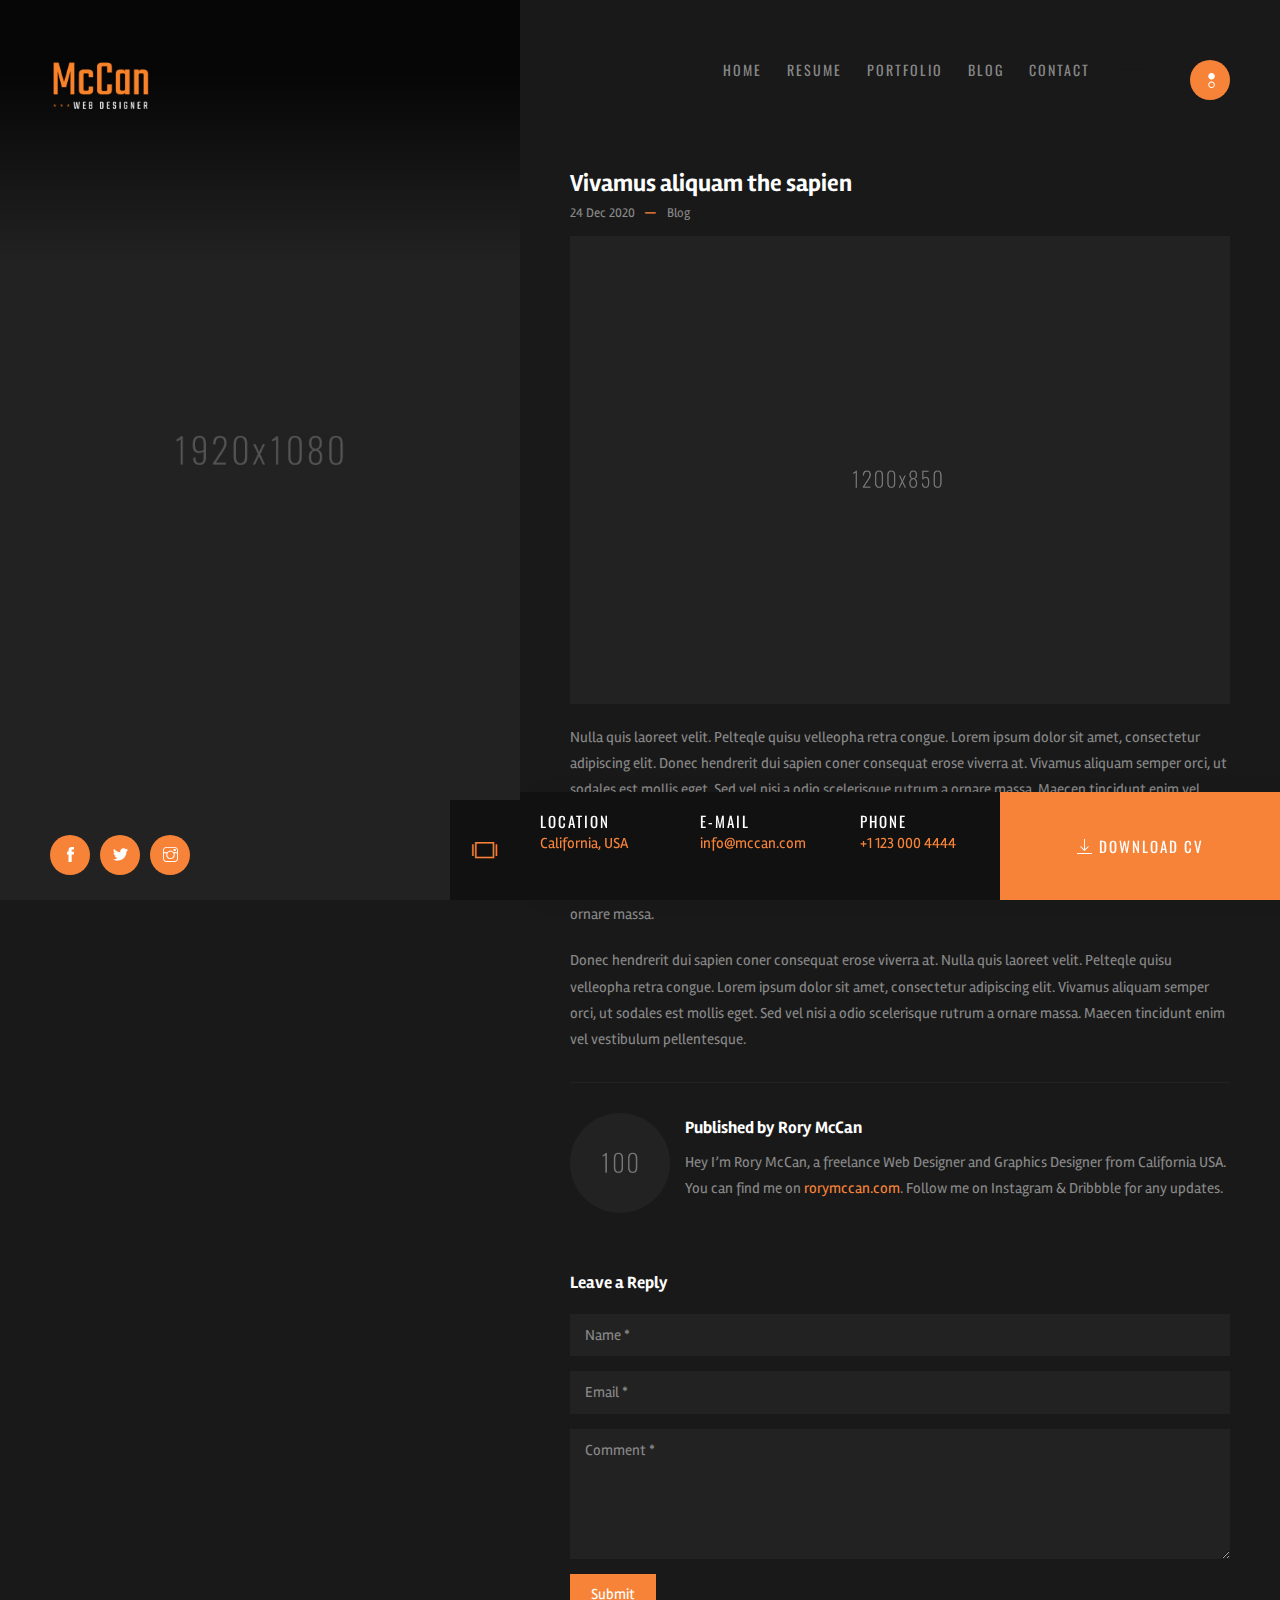
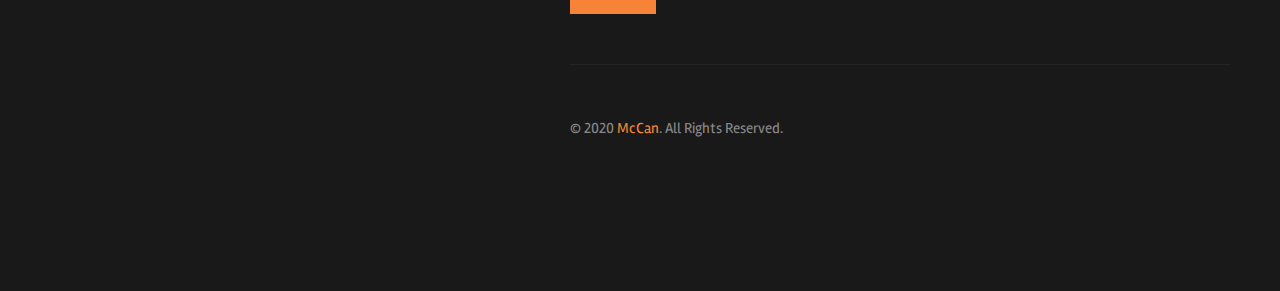
<file: post.html>
<!doctype html>
<html lang="en" class="no-js">

<head>
    <title>McCan</title>
    <meta charset="utf-8">
    <meta name="viewport" content="width=device-width, initial-scale=1, shrink-to-fit=no">
    <link rel="shortcut icon" href="images/favicon.png">
    <link rel="stylesheet" href="assets/css/bootstrap.min.css">
    <link rel="stylesheet" href="assets/css/themify-icons.css">
    <link rel="stylesheet" href="assets/css/owl.carousel.min.css">
    <link rel="stylesheet" href="assets/css/style.css">
    <link rel="stylesheet" href="assets/css/style-animations.css"> </head>

<body class="cv has-additional-menu-content">
    <header id="identity">
        <!-- Logo -->
        <div class="logo">
            <a href="index.html" class="logo-link" rel="home"><img src="images/logo.png" class="logo" alt=""></a>
        </div>
    </header>
    <!-- Menu -->
    <div id="site-menu">
        <nav class="nav-menu">
            <ul>
                <li class="menu-item"><a href="index.html">Home</a></li>
                <li class="menu-item"><a href="resume.html">Resume</a></li>
                <li class="menu-item"><a href="portfolio.html">Portfolio</a></li>
                <li class="menu-item menu-item-has-children"><a href="blog.html">Blog</a>
                    <a href="index.html#" class="menu-expand mdi"></a>
                    <ul class="sub-menu">
                        <li class="menu-item"><a href="post.html">Post</a></li>
                        <li class="menu-item menu-item-has-children"> <a href="#">Submenu - 1</a>
                            <a href="index.html#" class="menu-expand mdi"></a>
                            <ul class="sub-menu">
                                <li class="menu-item"><a href="#">Submenu - 2</a></li>
                                <li class="menu-item"><a href="#">Submenu - 2</a></li>
                            </ul>
                        </li>
                    </ul>
                </li>
                <li class="menu-item"><a href="contact.html">Contact</a></li>
            </ul>
        </nav>
    </div>
    <div class="menu-overlay"></div>
    <div class="site-menu-toggle">
        <a href="post.html#site-menu" class="ti"> <span class="screen-reader-text">Toggle navigation</span> </a>
    </div>
    <!-- Social Media -->
    <div id="social-profiles">
        <nav class="social-menu">
            <ul>
                <li class="menu-item"><a href="http://facebook.com" target="_blank"><span class="ti"></span></a></li>
                <li class="menu-item"><a href="http://twitter.com" target="_blank"><span class="ti"></span></a></li>
                <li class="menu-item"><a href="http://instagram.com" target="_blank"><span class="ti"></span></a></li>
            </ul>
        </nav>
    </div>
    <!-- Media -->
    <div class="hero-media">
        <div class="owl-carousel" data-expand-duration="800">
            <div class="item owl-lazy" data-src="images/1920x1080.jpg"></div>
        </div> <span class="overlay"></span> <span class="ti ti-spin ti-loading"></span> </div>
    <!-- Content -->
    <div class="content-wrap">
        <div class="mccan page">
            <div class="content">
                <div class="grid-container">
                    <div class="grid-column">
                        <article class="post">
                            <header class="header">
                                <h4><a href="post.html">Vivamus aliquam the sapien</a></h4>
                                <div class="meta-data"> <span class="meta-date"><a href="post.html">24 Dec 2020</a></span> <span class="meta-categories"><a href="blog.html">Blog</a></span> </div>
                            </header>
                            <div class="media">
                                <a href="#"> <img src="images/1200x850.jpg" alt=""> </a>
                            </div>
                            <div class="content">
                                <p>Nulla quis laoreet velit. Pelteqle quisu velleopha retra congue. Lorem ipsum dolor sit amet, consectetur adipiscing elit. Donec hendrerit dui sapien coner consequat erose viverra at. Vivamus aliquam semper orci, ut sodales est mollis eget. Sed vel nisi a odio scelerisque rutrum a ornare massa. Maecen tincidunt enim vel vestibulum pellentesque.</p>
                                <p>Vivamus aliquam semper orci, ut sodales est mollis eget. Nulla quis laoreet velit. Pelteqle quisu velleopha retra congue. Lorem ipsum dolor sit amet, consectetur adipiscing elit. Sed vel nisi a odio scelerisque rutrum a ornare massa.</p>
                                <p>Donec hendrerit dui sapien coner consequat erose viverra at. Nulla quis laoreet velit. Pelteqle quisu velleopha retra congue. Lorem ipsum dolor sit amet, consectetur adipiscing elit. Vivamus aliquam semper orci, ut sodales est mollis eget. Sed vel nisi a odio scelerisque rutrum a ornare massa. Maecen tincidunt enim vel vestibulum pellentesque.</p>
                            </div>
                            <aside class="author-box has-description clearfix">
                                <figure class="author-box-image"> <img alt="" src="images/100x100.jpg" class="avatar photo"> </figure>
                                <div class="author-content">
                                    <h5 class="author-box-title">Published by Rory McCan </h5>
                                    <div class="author-box-description">
                                        <p>Hey I’m Rory McCan, a freelance Web Designer and Graphics Designer from California USA. You can find me on <a href="#">rorymccan.com</a>. Follow me on Instagram &amp; Dribbble for any updates.</p>
                                    </div>
                                </div>
                            </aside>
                            <div class="comment-contact">
                                <h5 class="reply-title">Leave a Reply</h5>
                                <form>
                                    <div class="message d-none">
                                        <div class="alert notice"></div>
                                    </div>
                                    <label for="name" class="screen-reader-text">Name</label>
                                    <input type="text" name="name" id="name" placeholder="Name *" required="">
                                    <label for="email" class="screen-reader-text">Email</label>
                                    <input type="email" name="email" id="email" placeholder="Email *" required="">
                                    <label for="message" class="screen-reader-text">Comment</label>
                                    <textarea name="message" id="message" cols="30" rows="4" placeholder="Comment *" required=""></textarea>
                                    <input type="submit" class="btn" value="Submit"> </form>
                            </div>
                        </article>
                    </div>
                </div>
            </div>
        </div>
        <!-- Copyright -->
        <div class="copyright">
            <p>&copy; 2020 <a href="index.html">McCan</a>. All Rights Reserved.</p>
        </div>
    </div>
    <!-- Hidden Menu -->
    <div class="additional-menu-content">
        <h3 class="title-small">Web Designer</h3>
        <h2 class="title">Rory McCan</h2> <img src="images/200x200.jpg" alt="">
        <p>Hi, My name is Rory McCan. I am a Web Designer, and etiam accumsan scelerisque rhoncus. Nulla quis laoreet velit. Pelteqle quisu velleopha retra congue.</p> <a href="#" class="btn">Hire Me</a>
        <div class="divider2"></div>
        <h3 class="title-small">@rorymccan</h3>
        <h2 class="title">Instagram</h2>
        <div class="sb-widget fl-wrap">
            <div class="insta-thumb">
                <a href="#"><img src="images/200x200.jpg" alt=""></a>
                <a href="#"><img src="images/200x200.jpg" alt=""></a>
                <a href="#"><img src="images/200x200.jpg" alt=""></a>
                <a href="#"><img src="images/200x200.jpg" alt=""></a>
                <a href="#"><img src="images/200x200.jpg" alt=""></a>
                <a href="#"><img src="images/200x200.jpg" alt=""></a>
            </div>
        </div>
    </div>
    <!-- My Info -->
    <div class="my-info">
        <div class="box">
            <div class="field field-my-info field-separator">
                <h6>Location</h6>
                <p>California, USA</p>
            </div>
            <div class="field field-my-info field-separator">
                <h6>E-Mail</h6>
                <p>info@mccan.com</p>
            </div>
            <div class="field field-my-info field-separator">
                <h6>Phone</h6>
                <p>+1 123 000 4444</p>
            </div>
            <div class="clear"></div>
            <button type="submit" class="button-color"><span class="ti-download"></span> DOWNLOAD CV</button>
        </div>
    </div>
    <!-- Js -->
    <script src="assets/js/jquery-3.3.1.min.js"></script>
    <script src="assets/js/modernizr-custom.js"></script>
    <script src="assets/js/owl-carousel.min.js"></script>
    <script src="assets/js/functions.js"></script>
</body>

</html>
</file>
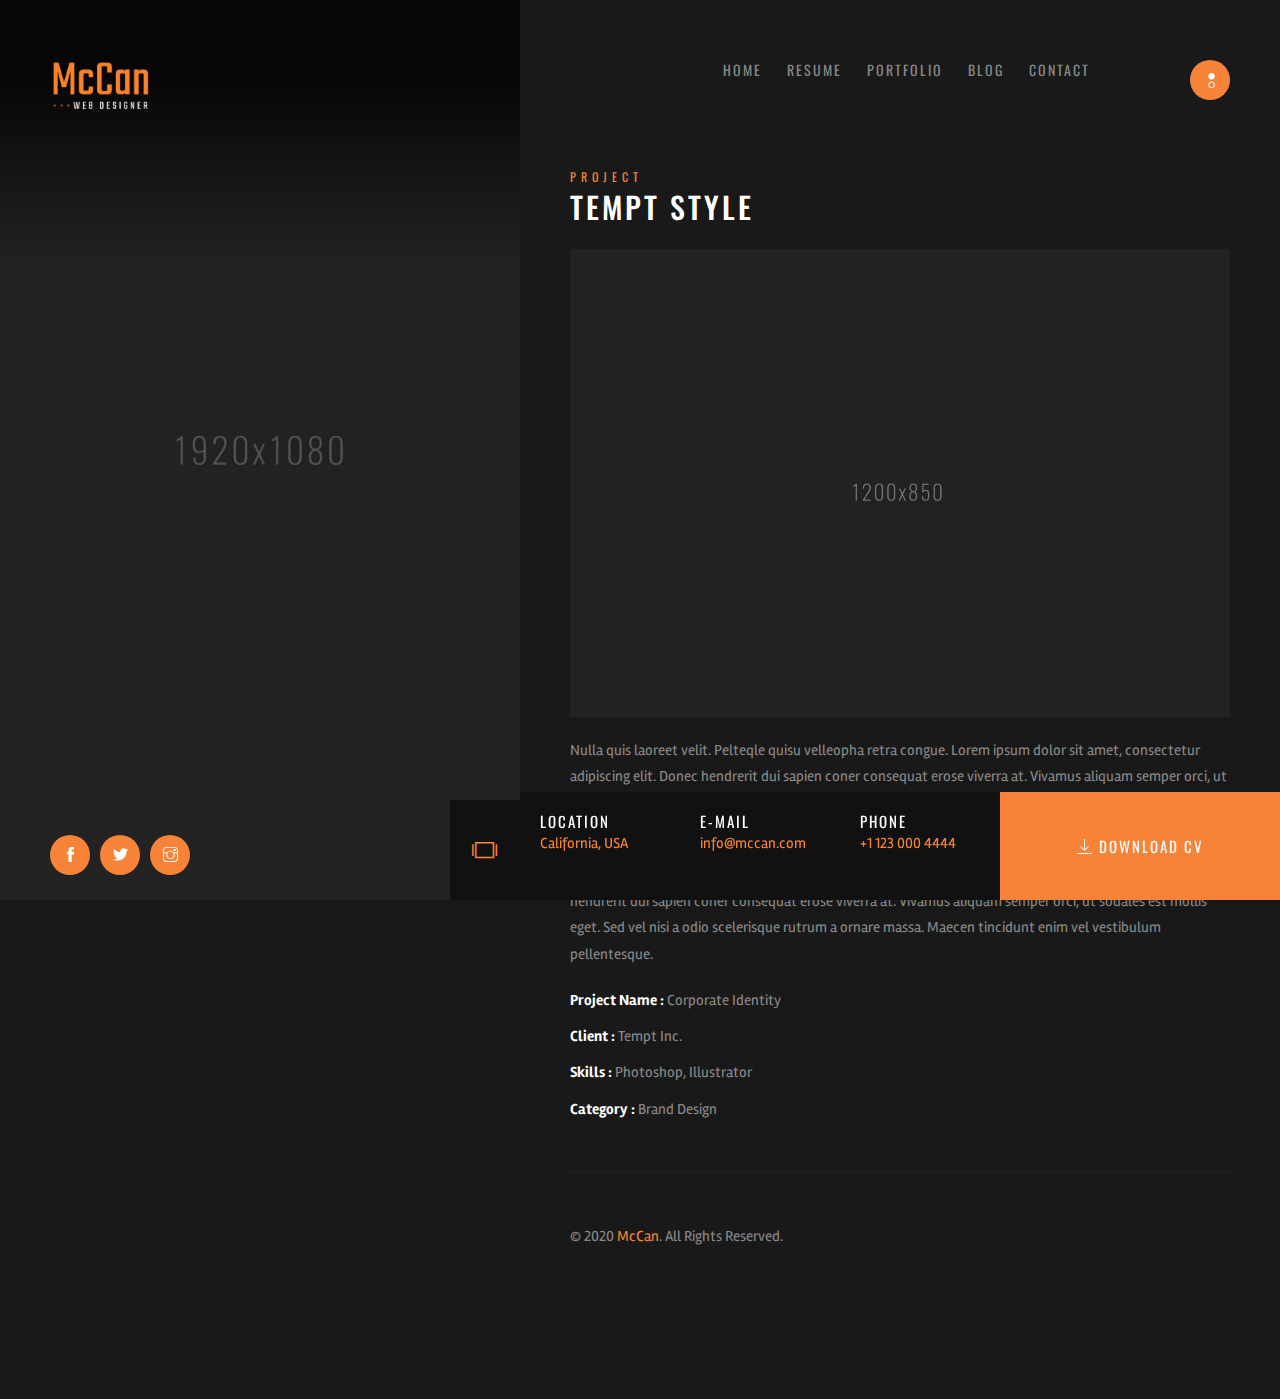
<file: projects.html>
<!doctype html>
<html lang="en" class="no-js">

<head>
    <title>McCan</title>
    <meta charset="utf-8">
    <meta name="viewport" content="width=device-width, initial-scale=1, shrink-to-fit=no">
    <link rel="shortcut icon" href="images/favicon.png">
    <link rel="stylesheet" href="assets/css/bootstrap.min.css">
    <link rel="stylesheet" href="assets/css/themify-icons.css">
    <link rel="stylesheet" href="assets/css/owl.carousel.min.css">
    <link rel="stylesheet" href="assets/css/style.css">
    <link rel="stylesheet" href="assets/css/style-animations.css">
</head>

<body class="cv has-additional-menu-content">
    <header id="identity">
        <!-- Logo -->
        <div class="logo">
            <a href="index.html" class="logo-link" rel="home"><img src="images/logo.png" class="logo" alt=""></a>
        </div>
    </header>
    <!-- Menu -->
    <div id="site-menu">
        <nav class="nav-menu">
            <ul>
                <li class="menu-item"><a href="index.html">Home</a></li>
                <li class="menu-item"><a href="resume.html">Resume</a></li>
                <li class="menu-item"><a href="portfolio.html">Portfolio</a></li>
                <li class="menu-item menu-item-has-children"><a href="blog.html">Blog</a>
                    <a href="index.html#" class="menu-expand mdi"></a>
                    <ul class="sub-menu">
                        <li class="menu-item"><a href="post.html">Post</a></li>
                        <li class="menu-item menu-item-has-children"> <a href="#">Submenu - 1</a>
                            <a href="index.html#" class="menu-expand mdi"></a>
                            <ul class="sub-menu">
                                <li class="menu-item"><a href="#">Submenu - 2</a></li>
                                <li class="menu-item"><a href="#">Submenu - 2</a></li>
                            </ul>
                        </li>
                    </ul>
                </li>
                <li class="menu-item"><a href="contact.html">Contact</a></li>
            </ul>
        </nav>
    </div>
    <div class="menu-overlay"></div>
    <div class="site-menu-toggle">
        <a href="blog.html#site-menu" class="ti"> <span class="screen-reader-text">Toggle navigation</span> </a>
    </div>
    <!-- Social Media -->
    <div id="social-profiles">
        <nav class="social-menu">
            <ul>
                <li class="menu-item"><a href="http://facebook.com" target="_blank"><span class="ti"></span></a></li>
                <li class="menu-item"><a href="http://twitter.com" target="_blank"><span class="ti"></span></a></li>
                <li class="menu-item"><a href="http://instagram.com" target="_blank"><span class="ti"></span></a></li>
            </ul>
        </nav>
    </div>
    <!-- Media -->
    <div class="hero-media">
        <div class="owl-carousel" data-expand-duration="800">
            <div class="item owl-lazy" data-src="images/1920x1080.jpg"></div>
        </div> <span class="overlay"></span> <span class="ti ti-spin ti-loading"></span>
    </div>
    <!-- Content -->
    <div class="content-wrap">
        <div class="mccan page">
            <h3 class="title-small">Project</h3>
            <h2 class="title">Tempt Style</h2>
            <div class="content">
                <div class="grid-container">
                    <div class="grid-column">
                        <div class="project-listing">
                            <div class="project">
                                <div class="media">
                                    <a href="#"> <img src="images/1200x850.jpg" alt=""> </a>
                                </div>
                                <header class="header">
                                    <div class="excerpt">
                                        <p>Nulla quis laoreet velit. Pelteqle quisu velleopha retra congue. Lorem ipsum dolor sit amet, consectetur adipiscing elit. Donec hendrerit dui sapien coner consequat erose viverra at. Vivamus aliquam semper orci, ut sodales est mollis eget. Sed vel nisi a odio scelerisque rutrum a ornare massa. Maecen tincidunt enim vel vestibulum pellentesque.</p>
                                        <p>Pelteqle quisu velleopha retra congue. Lorem ipsum dolor sit amet, consectetur adipiscing elit. Donec hendrerit dui sapien coner consequat erose viverra at. Vivamus aliquam semper orci, ut sodales est mollis eget. Sed vel nisi a odio scelerisque rutrum a ornare massa. Maecen tincidunt enim vel vestibulum pellentesque.</p>
                                        <div class="list">
                                            <ul>
                                                <li><strong>Project Name :</strong> Corporate Identity
                                                <li><strong>Client :</strong> Tempt Inc.</li>
                                                <li><strong>Skills :</strong> Photoshop, Illustrator</li>
                                                <li><strong>Category :</strong> Brand Design</li>
                                            </ul>
                                        </div>
                                    </div>
                                </header>
                            </div>
                        </div>
                    </div>
                </div>
            </div>
        </div>
        <!-- Copyright -->
        <div class="copyright">
            <p>&copy; 2020 <a href="index.html">McCan</a>. All Rights Reserved.</p>
        </div>
    </div>
    <!-- Hidden Menu -->
    <div class="additional-menu-content">
        <h3 class="title-small">Web Designer</h3>
        <h2 class="title">Rory McCan</h2> <img src="images/200x200.jpg" alt="">
        <p>Hi, My name is Rory McCan. I am a Web Designer, and etiam accumsan scelerisque rhoncus. Nulla quis laoreet velit. Pelteqle quisu velleopha retra congue.</p> <a href="#" class="btn ajax">Hire Me</a>
        <div class="divider2"></div>
        <h3 class="title-small">@rorymccan</h3>
        <h2 class="title">Instagram</h2>
        <div class="sb-widget fl-wrap">
            <div class="insta-thumb">
                <a href="#"><img src="images/200x200.jpg" alt=""></a>
                <a href="#"><img src="images/200x200.jpg" alt=""></a>
                <a href="#"><img src="images/200x200.jpg" alt=""></a>
                <a href="#"><img src="images/200x200.jpg" alt=""></a>
                <a href="#"><img src="images/200x200.jpg" alt=""></a>
                <a href="#"><img src="images/200x200.jpg" alt=""></a>
            </div>
        </div>
    </div>
    <!-- My Info -->
    <div class="my-info">
        <div class="box">
            <div class="field field-my-info field-separator">
                <h6>Location</h6>
                <p>California, USA</p>
            </div>
            <div class="field field-my-info field-separator">
                <h6>E-Mail</h6>
                <p>info@mccan.com</p>
            </div>
            <div class="field field-my-info field-separator">
                <h6>Phone</h6>
                <p>+1 123 000 4444</p>
            </div>
            <div class="clear"></div>
            <button type="submit" class="button-color"><span class="ti-download"></span> DOWNLOAD CV</button>
        </div>
    </div>
    <!-- Js -->
    <script src="assets/js/jquery-3.3.1.min.js"></script>
    <script src="assets/js/modernizr-custom.js"></script>
    <script src="assets/js/owl-carousel.min.js"></script>
    <script src="assets/js/functions.js"></script>
</body>

</html>
</file>
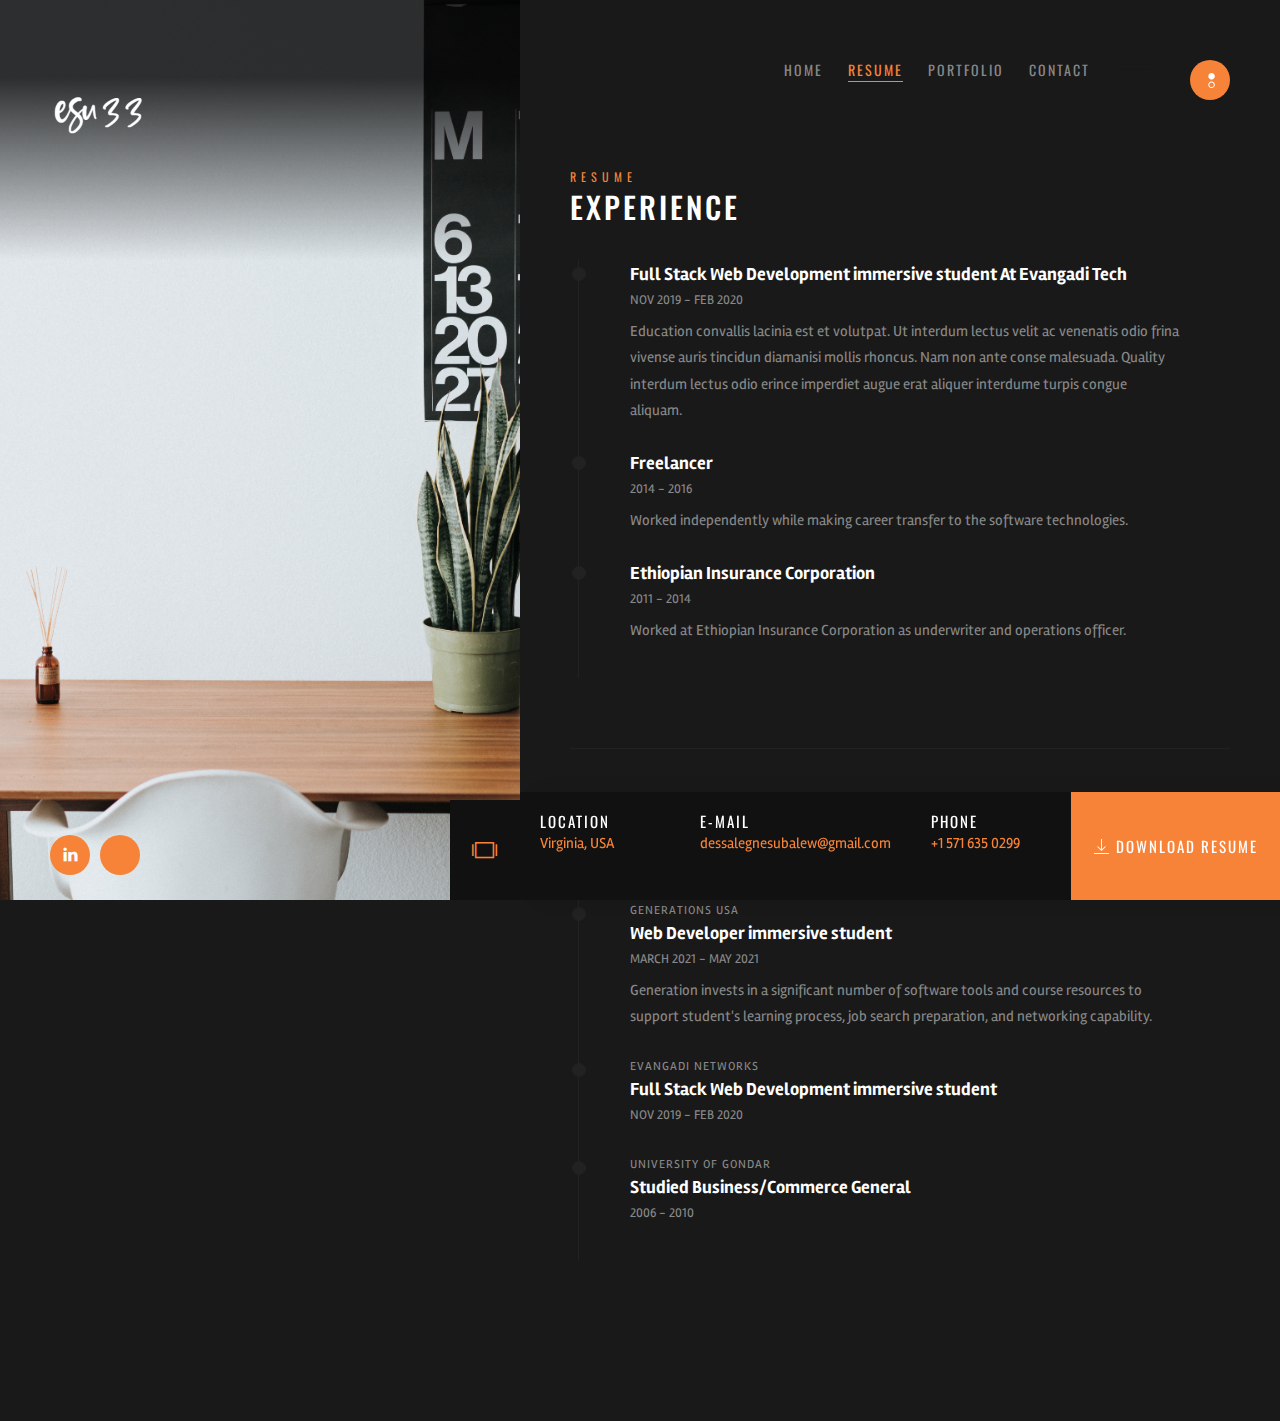
<file: resume.html>
<!doctype html>
<html lang="en" class="no-js">

<head>
    <title>Esubalew's Portfolio|| Full Stack Web Developer</title>
    <meta charset="utf-8">
    <meta name="viewport" content="width=device-width, initial-scale=1, shrink-to-fit=no">
    <link rel="shortcut icon" href="images/favicon.png">
    <link rel="stylesheet" href="assets/css/bootstrap.min.css">
    <link rel="stylesheet" href="assets/css/themify-icons.css">
    <link rel="stylesheet" href="assets/css/owl.carousel.min.css">
    <link rel="stylesheet" href="assets/css/style.css">
    <link rel="stylesheet" href="assets/css/style-animations.css">
</head>

<body class="cv has-additional-menu-content">
    <header id="identity">
        <!-- Logo -->
        <div class="logo">
            <a href="index.html" class="logo-link" rel="home"><img src="images/Untitled (1).png" class="logo" alt=""></a>
        </div>
    </header>
    <!-- Menu -->
    <div id="site-menu">
        <nav class="nav-menu">
            <ul>
                <li class="menu-item"><a href="index.html">Home</a></li>
                <li class="menu-item current-menu-item"><a href="resume.html">Resume</a></li>
                <li class="menu-item"><a href="portfolio.html">Portfolio</a></li>
                <!-- <li class="menu-item menu-item-has-children"><a href="blog.html">Blog</a>
                    <a href="index.html#" class="menu-expand mdi"></a>
                    <ul class="sub-menu">
                        <li class="menu-item"><a href="post.html">Post</a></li>
                        <li class="menu-item menu-item-has-children"> <a href="#">Submenu - 1</a>
                            <a href="index.html#" class="menu-expand mdi"></a>
                            <ul class="sub-menu">
                                <li class="menu-item"><a href="#">Submenu - 2</a></li>
                                <li class="menu-item"><a href="#">Submenu - 2</a></li>
                            </ul>
                        </li>
                    </ul>
                </li> -->
                <li class="menu-item"><a href="contact.html">Contact</a></li>
            </ul>
        </nav>
    </div>
    <div class="menu-overlay"></div>
    <div class="site-menu-toggle">
        <a href="single-accomodation.html#site-menu" class="ti"> <span class="screen-reader-text">Toggle navigation</span> </a>
    </div>
    <!-- Social Media -->
    <div id="social-profiles">
        <nav class="social-menu">
            <ul>
                <li class="menu-item"><a href="https://www.linkedin.com/in/esubalew-dessalegn-522117127/" target="_blank"><span class="ti"></span></a></li>
                <li class="menu-item"><a href="https://github.com/esku953" target="_blank"><span class="ti"></span></a></li>
                <!-- <li class="menu-item"><a href="http://instagram.com" target="_blank"><span class="ti"></span></a></li> -->
            </ul>
        </nav>
    </div>
    <!-- Media -->
    <div class="hero-media">
        <div class="owl-carousel" data-expand-duration="800">
            <div class="item owl-lazy" data-src="images/landing.png"></div>
        </div> <span class="overlay"></span> <span class="ti ti-spin ti-loading"></span>
    </div>
    <!-- Content -->
    <div class="content-wrap clearfix">
        <div class="mccan page">
            <h3 class="title-small">Resume</h3>
            <h2 class="title">Experience</h2>
            <div class="content">
                <div class="grid-container">
                    <div class="grid-column">
                        <ul class="timeline">
                            <li>
                                <div class="timeline-content">
                                    <h4>Full Stack Web Development immersive student At Evangadi Tech</h4> <span class="timeline-date"> Nov 2019 - Feb 2020</span>
                                    <p>Education convallis lacinia est et volutpat. Ut interdum lectus velit ac venenatis odio frina vivense auris tincidun diamanisi mollis rhoncus. Nam non ante conse malesuada. Quality interdum lectus odio erince imperdiet augue erat aliquer interdume turpis congue aliquam.</p>
                                </div>
                            </li>

                            <li>
                                <div class="timeline-content">
                                    <h4>Freelancer</h4> <span class="timeline-date">2014 - 2016</span>
                                    <p>Worked independently while making career transfer to the software technologies.</p>
                                </div>
                            </li>

                            <li>
                                <div class="timeline-content">
                                    <h4>Ethiopian Insurance Corporation</h4> <span class="timeline-date">2011 - 2014</span>
                                    <p>Worked at Ethiopian Insurance Corporation as underwriter and operations officer.</p>
                                </div>
                            </li>                            
                        </ul>
                    </div>
                </div>
            </div>
        </div>
        <div class="divider1"></div>
        <div class="mccan page">
            <h3 class="title-small">Resume</h3>
            <h2 class="title">Education</h2>
            <div class="content">
                <div class="grid-container">
                    <div class="grid-column">
                        <ul class="timeline">
                            <li>
                                <div class="timeline-content">
                                    <h5>Generations USA</h5>
                                    <h4>Web Developer immersive student </h4> <span class="timeline-date">March 2021 - May 2021</span>
                                    <p>Generation invests in a significant number of software tools and course resources to support student's learning process, job search preparation, and networking capability.</p>
                                </div>
                            </li>
                            <li>
                                <div class="timeline-content">
                                    <h5>Evangadi Networks</h5>
                                    <h4>Full Stack Web Development immersive student</h4> <span class="timeline-date">Nov 2019 - Feb 2020</span>
                                    <p></p>
                                </div>
                            </li>
                            <li>
                                <div class="timeline-content">
                                    <h5>University of Gondar</h5>
                                    <h4>Studied Business/Commerce General</h4> <span class="timeline-date">2006 - 2010</span>
                                    <p></p>
                                </div>
                            </li>
                        </ul>
                    </div>
                </div>
            </div>
        </div>
        <!-- Copyright -->
        <!-- <div class="copyright">
            <p>&copy; 2020 <a href="index.html">McCan</a>. All Rights Reserved.</p>
        </div> -->
    </div>
    <!-- Hidden Menu -->
    <div class="additional-menu-content">
        <h3 class="title-small">Full Stack Web Developer(MERN)</h3>
        <h2 class="title">Esubalew Dessalegn</h2> <img src="images/esuba.png" alt="">
        <p>As an immersive student at Generation USA, I made a genuine effort to improve my communication and orientation to detail skills. My strong understanding of the software development life-cycle and proven ability to work in a fast-paced environment while working in collaboration with the team positions me ready to excel in a Web Developer roles.</p> <a href="contact.html" class="btn ajax">Hire Me</a>
        <div class="divider2"></div>
        <h3 class="title-small">@rorymccan</h3>
        <h2 class="title">Instagram</h2>
        <div class="sb-widget fl-wrap">
            <div class="insta-thumb">
                <a href="#"><img src="images/200x200.jpg" alt=""></a>
                <a href="#"><img src="images/200x200.jpg" alt=""></a>
                <a href="#"><img src="images/200x200.jpg" alt=""></a>
                <a href="#"><img src="images/200x200.jpg" alt=""></a>
                <a href="#"><img src="images/200x200.jpg" alt=""></a>
                <a href="#"><img src="images/200x200.jpg" alt=""></a>
            </div>
        </div>
    </div>
    <!-- My Info -->
    <div class="my-info">
        <div class="box">
            <div class="field field-my-info field-separator">
                <h6>Location</h6>
                <p>Virginia, USA</p>
            </div>
            <div class="field field-my-info field-separator">
                <h6>E-Mail</h6>
                <p>dessalegnesubalew@gmail.com</p>
            </div>
            <div class="field field-my-info field-separator">
                <h6>Phone</h6>
                <p>+1 571 635 0299</p>
            </div>
            <div class="clear"></div>
            <button type="submit" class="button-color" onclick="window.open('assets/resume-2 (1).pdf', '_blank')"><span class="ti-download"></span> DOWNLOAD RESUME</button>
        </div>
    </div>
    <!-- Js -->
    <script src="assets/js/jquery-3.3.1.min.js"></script>
    <script src="assets/js/modernizr-custom.js"></script>
    <script src="assets/js/owl-carousel.min.js"></script>
    <script src="assets/js/functions.js"></script>
</body>
</html>
</file>
<file: assets/css/themify-icons.css>
@font-face {
	font-family: 'themify';
	src:url('../fonts/themify.eot');
	src:url('../fonts/themify.eot?#iefix') format('embedded-opentype'),
		url('../fonts/themify.woff') format('woff'),
		url('../fonts/themify.ttf') format('truetype'),
		url('../fonts/themify.svg') format('svg');
	font-weight: normal;
	font-style: normal;
}

[class^="ti-"], [class*=" ti-"] {
	font-family: 'themify';
	speak: none;
	font-style: normal;
	font-weight: normal;
	font-variant: normal;
	text-transform: none;
	line-height: 1;

	/* Better Font Rendering =========== */
	-webkit-font-smoothing: antialiased;
	-moz-osx-font-smoothing: grayscale;
}

.ti-wand:before {
	content: "\e600";
}
.ti-volume:before {
	content: "\e601";
}
.ti-user:before {
	content: "\e602";
}
.ti-unlock:before {
	content: "\e603";
}
.ti-unlink:before {
	content: "\e604";
}
.ti-trash:before {
	content: "\e605";
}
.ti-thought:before {
	content: "\e606";
}
.ti-target:before {
	content: "\e607";
}
.ti-tag:before {
	content: "\e608";
}
.ti-tablet:before {
	content: "\e609";
}
.ti-star:before {
	content: "\e60a";
}
.ti-spray:before {
	content: "\e60b";
}
.ti-signal:before {
	content: "\e60c";
}
.ti-shopping-cart:before {
	content: "\e60d";
}
.ti-shopping-cart-full:before {
	content: "\e60e";
}
.ti-settings:before {
	content: "\e60f";
}
.ti-search:before {
	content: "\e610";
}
.ti-zoom-in:before {
	content: "\e611";
}
.ti-zoom-out:before {
	content: "\e612";
}
.ti-cut:before {
	content: "\e613";
}
.ti-ruler:before {
	content: "\e614";
}
.ti-ruler-pencil:before {
	content: "\e615";
}
.ti-ruler-alt:before {
	content: "\e616";
}
.ti-bookmark:before {
	content: "\e617";
}
.ti-bookmark-alt:before {
	content: "\e618";
}
.ti-reload:before {
	content: "\e619";
}
.ti-plus:before {
	content: "\e61a";
}
.ti-pin:before {
	content: "\e61b";
}
.ti-pencil:before {
	content: "\e61c";
}
.ti-pencil-alt:before {
	content: "\e61d";
}
.ti-paint-roller:before {
	content: "\e61e";
}
.ti-paint-bucket:before {
	content: "\e61f";
}
.ti-na:before {
	content: "\e620";
}
.ti-mobile:before {
	content: "\e621";
}
.ti-minus:before {
	content: "\e622";
}
.ti-medall:before {
	content: "\e623";
}
.ti-medall-alt:before {
	content: "\e624";
}
.ti-marker:before {
	content: "\e625";
}
.ti-marker-alt:before {
	content: "\e626";
}
.ti-arrow-up:before {
	content: "\e627";
}
.ti-arrow-right:before {
	content: "\e628";
}
.ti-arrow-left:before {
	content: "\e629";
}
.ti-arrow-down:before {
	content: "\e62a";
}
.ti-lock:before {
	content: "\e62b";
}
.ti-location-arrow:before {
	content: "\e62c";
}
.ti-link:before {
	content: "\e62d";
}
.ti-layout:before {
	content: "\e62e";
}
.ti-layers:before {
	content: "\e62f";
}
.ti-layers-alt:before {
	content: "\e630";
}
.ti-key:before {
	content: "\e631";
}
.ti-import:before {
	content: "\e632";
}
.ti-image:before {
	content: "\e633";
}
.ti-heart:before {
	content: "\e634";
}
.ti-heart-broken:before {
	content: "\e635";
}
.ti-hand-stop:before {
	content: "\e636";
}
.ti-hand-open:before {
	content: "\e637";
}
.ti-hand-drag:before {
	content: "\e638";
}
.ti-folder:before {
	content: "\e639";
}
.ti-flag:before {
	content: "\e63a";
}
.ti-flag-alt:before {
	content: "\e63b";
}
.ti-flag-alt-2:before {
	content: "\e63c";
}
.ti-eye:before {
	content: "\e63d";
}
.ti-export:before {
	content: "\e63e";
}
.ti-exchange-vertical:before {
	content: "\e63f";
}
.ti-desktop:before {
	content: "\e640";
}
.ti-cup:before {
	content: "\e641";
}
.ti-crown:before {
	content: "\e642";
}
.ti-comments:before {
	content: "\e643";
}
.ti-comment:before {
	content: "\e644";
}
.ti-comment-alt:before {
	content: "\e645";
}
.ti-close:before {
	content: "\e646";
}
.ti-clip:before {
	content: "\e647";
}
.ti-angle-up:before {
	content: "\e648";
}
.ti-angle-right:before {
	content: "\e649";
}
.ti-angle-left:before {
	content: "\e64a";
}
.ti-angle-down:before {
	content: "\e64b";
}
.ti-check:before {
	content: "\e64c";
}
.ti-check-box:before {
	content: "\e64d";
}
.ti-camera:before {
	content: "\e64e";
}
.ti-announcement:before {
	content: "\e64f";
}
.ti-brush:before {
	content: "\e650";
}
.ti-briefcase:before {
	content: "\e651";
}
.ti-bolt:before {
	content: "\e652";
}
.ti-bolt-alt:before {
	content: "\e653";
}
.ti-blackboard:before {
	content: "\e654";
}
.ti-bag:before {
	content: "\e655";
}
.ti-move:before {
	content: "\e656";
}
.ti-arrows-vertical:before {
	content: "\e657";
}
.ti-arrows-horizontal:before {
	content: "\e658";
}
.ti-fullscreen:before {
	content: "\e659";
}
.ti-arrow-top-right:before {
	content: "\e65a";
}
.ti-arrow-top-left:before {
	content: "\e65b";
}
.ti-arrow-circle-up:before {
	content: "\e65c";
}
.ti-arrow-circle-right:before {
	content: "\e65d";
}
.ti-arrow-circle-left:before {
	content: "\e65e";
}
.ti-arrow-circle-down:before {
	content: "\e65f";
}
.ti-angle-double-up:before {
	content: "\e660";
}
.ti-angle-double-right:before {
	content: "\e661";
}
.ti-angle-double-left:before {
	content: "\e662";
}
.ti-angle-double-down:before {
	content: "\e663";
}
.ti-zip:before {
	content: "\e664";
}
.ti-world:before {
	content: "\e665";
}
.ti-wheelchair:before {
	content: "\e666";
}
.ti-view-list:before {
	content: "\e667";
}
.ti-view-list-alt:before {
	content: "\e668";
}
.ti-view-grid:before {
	content: "\e669";
}
.ti-uppercase:before {
	content: "\e66a";
}
.ti-upload:before {
	content: "\e66b";
}
.ti-underline:before {
	content: "\e66c";
}
.ti-truck:before {
	content: "\e66d";
}
.ti-timer:before {
	content: "\e66e";
}
.ti-ticket:before {
	content: "\e66f";
}
.ti-thumb-up:before {
	content: "\e670";
}
.ti-thumb-down:before {
	content: "\e671";
}
.ti-text:before {
	content: "\e672";
}
.ti-stats-up:before {
	content: "\e673";
}
.ti-stats-down:before {
	content: "\e674";
}
.ti-split-v:before {
	content: "\e675";
}
.ti-split-h:before {
	content: "\e676";
}
.ti-smallcap:before {
	content: "\e677";
}
.ti-shine:before {
	content: "\e678";
}
.ti-shift-right:before {
	content: "\e679";
}
.ti-shift-left:before {
	content: "\e67a";
}
.ti-shield:before {
	content: "\e67b";
}
.ti-notepad:before {
	content: "\e67c";
}
.ti-server:before {
	content: "\e67d";
}
.ti-quote-right:before {
	content: "\e67e";
}
.ti-quote-left:before {
	content: "\e67f";
}
.ti-pulse:before {
	content: "\e680";
}
.ti-printer:before {
	content: "\e681";
}
.ti-power-off:before {
	content: "\e682";
}
.ti-plug:before {
	content: "\e683";
}
.ti-pie-chart:before {
	content: "\e684";
}
.ti-paragraph:before {
	content: "\e685";
}
.ti-panel:before {
	content: "\e686";
}
.ti-package:before {
	content: "\e687";
}
.ti-music:before {
	content: "\e688";
}
.ti-music-alt:before {
	content: "\e689";
}
.ti-mouse:before {
	content: "\e68a";
}
.ti-mouse-alt:before {
	content: "\e68b";
}
.ti-money:before {
	content: "\e68c";
}
.ti-microphone:before {
	content: "\e68d";
}
.ti-menu:before {
	content: "\e68e";
}
.ti-menu-alt:before {
	content: "\e68f";
}
.ti-map:before {
	content: "\e690";
}
.ti-map-alt:before {
	content: "\e691";
}
.ti-loop:before {
	content: "\e692";
}
.ti-location-pin:before {
	content: "\e693";
}
.ti-list:before {
	content: "\e694";
}
.ti-light-bulb:before {
	content: "\e695";
}
.ti-Italic:before {
	content: "\e696";
}
.ti-info:before {
	content: "\e697";
}
.ti-infinite:before {
	content: "\e698";
}
.ti-id-badge:before {
	content: "\e699";
}
.ti-hummer:before {
	content: "\e69a";
}
.ti-home:before {
	content: "\e69b";
}
.ti-help:before {
	content: "\e69c";
}
.ti-headphone:before {
	content: "\e69d";
}
.ti-harddrives:before {
	content: "\e69e";
}
.ti-harddrive:before {
	content: "\e69f";
}
.ti-gift:before {
	content: "\e6a0";
}
.ti-game:before {
	content: "\e6a1";
}
.ti-filter:before {
	content: "\e6a2";
}
.ti-files:before {
	content: "\e6a3";
}
.ti-file:before {
	content: "\e6a4";
}
.ti-eraser:before {
	content: "\e6a5";
}
.ti-envelope:before {
	content: "\e6a6";
}
.ti-download:before {
	content: "\e6a7";
}
.ti-direction:before {
	content: "\e6a8";
}
.ti-direction-alt:before {
	content: "\e6a9";
}
.ti-dashboard:before {
	content: "\e6aa";
}
.ti-control-stop:before {
	content: "\e6ab";
}
.ti-control-shuffle:before {
	content: "\e6ac";
}
.ti-control-play:before {
	content: "\e6ad";
}
.ti-control-pause:before {
	content: "\e6ae";
}
.ti-control-forward:before {
	content: "\e6af";
}
.ti-control-backward:before {
	content: "\e6b0";
}
.ti-cloud:before {
	content: "\e6b1";
}
.ti-cloud-up:before {
	content: "\e6b2";
}
.ti-cloud-down:before {
	content: "\e6b3";
}
.ti-clipboard:before {
	content: "\e6b4";
}
.ti-car:before {
	content: "\e6b5";
}
.ti-calendar:before {
	content: "\e6b6";
}
.ti-book:before {
	content: "\e6b7";
}
.ti-bell:before {
	content: "\e6b8";
}
.ti-basketball:before {
	content: "\e6b9";
}
.ti-bar-chart:before {
	content: "\e6ba";
}
.ti-bar-chart-alt:before {
	content: "\e6bb";
}
.ti-back-right:before {
	content: "\e6bc";
}
.ti-back-left:before {
	content: "\e6bd";
}
.ti-arrows-corner:before {
	content: "\e6be";
}
.ti-archive:before {
	content: "\e6bf";
}
.ti-anchor:before {
	content: "\e6c0";
}
.ti-align-right:before {
	content: "\e6c1";
}
.ti-align-left:before {
	content: "\e6c2";
}
.ti-align-justify:before {
	content: "\e6c3";
}
.ti-align-center:before {
	content: "\e6c4";
}
.ti-alert:before {
	content: "\e6c5";
}
.ti-alarm-clock:before {
	content: "\e6c6";
}
.ti-agenda:before {
	content: "\e6c7";
}
.ti-write:before {
	content: "\e6c8";
}
.ti-window:before {
	content: "\e6c9";
}
.ti-widgetized:before {
	content: "\e6ca";
}
.ti-widget:before {
	content: "\e6cb";
}
.ti-widget-alt:before {
	content: "\e6cc";
}
.ti-wallet:before {
	content: "\e6cd";
}
.ti-video-clapper:before {
	content: "\e6ce";
}
.ti-video-camera:before {
	content: "\e6cf";
}
.ti-vector:before {
	content: "\e6d0";
}
.ti-themify-logo:before {
	content: "\e6d1";
}
.ti-themify-favicon:before {
	content: "\e6d2";
}
.ti-themify-favicon-alt:before {
	content: "\e6d3";
}
.ti-support:before {
	content: "\e6d4";
}
.ti-stamp:before {
	content: "\e6d5";
}
.ti-split-v-alt:before {
	content: "\e6d6";
}
.ti-slice:before {
	content: "\e6d7";
}
.ti-shortcode:before {
	content: "\e6d8";
}
.ti-shift-right-alt:before {
	content: "\e6d9";
}
.ti-shift-left-alt:before {
	content: "\e6da";
}
.ti-ruler-alt-2:before {
	content: "\e6db";
}
.ti-receipt:before {
	content: "\e6dc";
}
.ti-pin2:before {
	content: "\e6dd";
}
.ti-pin-alt:before {
	content: "\e6de";
}
.ti-pencil-alt2:before {
	content: "\e6df";
}
.ti-palette:before {
	content: "\e6e0";
}
.ti-more:before {
	content: "\e6e1";
}
.ti-more-alt:before {
	content: "\e6e2";
}
.ti-microphone-alt:before {
	content: "\e6e3";
}
.ti-magnet:before {
	content: "\e6e4";
}
.ti-line-double:before {
	content: "\e6e5";
}
.ti-line-dotted:before {
	content: "\e6e6";
}
.ti-line-dashed:before {
	content: "\e6e7";
}
.ti-layout-width-full:before {
	content: "\e6e8";
}
.ti-layout-width-default:before {
	content: "\e6e9";
}
.ti-layout-width-default-alt:before {
	content: "\e6ea";
}
.ti-layout-tab:before {
	content: "\e6eb";
}
.ti-layout-tab-window:before {
	content: "\e6ec";
}
.ti-layout-tab-v:before {
	content: "\e6ed";
}
.ti-layout-tab-min:before {
	content: "\e6ee";
}
.ti-layout-slider:before {
	content: "\e6ef";
}
.ti-layout-slider-alt:before {
	content: "\e6f0";
}
.ti-layout-sidebar-right:before {
	content: "\e6f1";
}
.ti-layout-sidebar-none:before {
	content: "\e6f2";
}
.ti-layout-sidebar-left:before {
	content: "\e6f3";
}
.ti-layout-placeholder:before {
	content: "\e6f4";
}
.ti-layout-menu:before {
	content: "\e6f5";
}
.ti-layout-menu-v:before {
	content: "\e6f6";
}
.ti-layout-menu-separated:before {
	content: "\e6f7";
}
.ti-layout-menu-full:before {
	content: "\e6f8";
}
.ti-layout-media-right-alt:before {
	content: "\e6f9";
}
.ti-layout-media-right:before {
	content: "\e6fa";
}
.ti-layout-media-overlay:before {
	content: "\e6fb";
}
.ti-layout-media-overlay-alt:before {
	content: "\e6fc";
}
.ti-layout-media-overlay-alt-2:before {
	content: "\e6fd";
}
.ti-layout-media-left-alt:before {
	content: "\e6fe";
}
.ti-layout-media-left:before {
	content: "\e6ff";
}
.ti-layout-media-center-alt:before {
	content: "\e700";
}
.ti-layout-media-center:before {
	content: "\e701";
}
.ti-layout-list-thumb:before {
	content: "\e702";
}
.ti-layout-list-thumb-alt:before {
	content: "\e703";
}
.ti-layout-list-post:before {
	content: "\e704";
}
.ti-layout-list-large-image:before {
	content: "\e705";
}
.ti-layout-line-solid:before {
	content: "\e706";
}
.ti-layout-grid4:before {
	content: "\e707";
}
.ti-layout-grid3:before {
	content: "\e708";
}
.ti-layout-grid2:before {
	content: "\e709";
}
.ti-layout-grid2-thumb:before {
	content: "\e70a";
}
.ti-layout-cta-right:before {
	content: "\e70b";
}
.ti-layout-cta-left:before {
	content: "\e70c";
}
.ti-layout-cta-center:before {
	content: "\e70d";
}
.ti-layout-cta-btn-right:before {
	content: "\e70e";
}
.ti-layout-cta-btn-left:before {
	content: "\e70f";
}
.ti-layout-column4:before {
	content: "\e710";
}
.ti-layout-column3:before {
	content: "\e711";
}
.ti-layout-column2:before {
	content: "\e712";
}
.ti-layout-accordion-separated:before {
	content: "\e713";
}
.ti-layout-accordion-merged:before {
	content: "\e714";
}
.ti-layout-accordion-list:before {
	content: "\e715";
}
.ti-ink-pen:before {
	content: "\e716";
}
.ti-info-alt:before {
	content: "\e717";
}
.ti-help-alt:before {
	content: "\e718";
}
.ti-headphone-alt:before {
	content: "\e719";
}
.ti-hand-point-up:before {
	content: "\e71a";
}
.ti-hand-point-right:before {
	content: "\e71b";
}
.ti-hand-point-left:before {
	content: "\e71c";
}
.ti-hand-point-down:before {
	content: "\e71d";
}
.ti-gallery:before {
	content: "\e71e";
}
.ti-face-smile:before {
	content: "\e71f";
}
.ti-face-sad:before {
	content: "\e720";
}
.ti-credit-card:before {
	content: "\e721";
}
.ti-control-skip-forward:before {
	content: "\e722";
}
.ti-control-skip-backward:before {
	content: "\e723";
}
.ti-control-record:before {
	content: "\e724";
}
.ti-control-eject:before {
	content: "\e725";
}
.ti-comments-smiley:before {
	content: "\e726";
}
.ti-brush-alt:before {
	content: "\e727";
}
.ti-youtube:before {
	content: "\e728";
}
.ti-vimeo:before {
	content: "\e729";
}
.ti-twitter:before {
	content: "\e72a";
}
.ti-time:before {
	content: "\e72b";
}
.ti-tumblr:before {
	content: "\e72c";
}
.ti-skype:before {
	content: "\e72d";
}
.ti-share:before {
	content: "\e72e";
}
.ti-share-alt:before {
	content: "\e72f";
}
.ti-rocket:before {
	content: "\e730";
}
.ti-pinterest:before {
	content: "\e731";
}
.ti-new-window:before {
	content: "\e732";
}
.ti-microsoft:before {
	content: "\e733";
}
.ti-list-ol:before {
	content: "\e734";
}
.ti-linkedin:before {
	content: "\e735";
}
.ti-layout-sidebar-2:before {
	content: "\e736";
}
.ti-layout-grid4-alt:before {
	content: "\e737";
}
.ti-layout-grid3-alt:before {
	content: "\e738";
}
.ti-layout-grid2-alt:before {
	content: "\e739";
}
.ti-layout-column4-alt:before {
	content: "\e73a";
}
.ti-layout-column3-alt:before {
	content: "\e73b";
}
.ti-layout-column2-alt:before {
	content: "\e73c";
}
.ti-instagram:before {
	content: "\e73d";
}
.ti-google:before {
	content: "\e73e";
}
.ti-github:before {
	content: "\e73f";
}
.ti-flickr:before {
	content: "\e740";
}
.ti-facebook:before {
	content: "\e741";
}
.ti-dropbox:before {
	content: "\e742";
}
.ti-dribbble:before {
	content: "\e743";
}
.ti-apple:before {
	content: "\e744";
}
.ti-android:before {
	content: "\e745";
}
.ti-save:before {
	content: "\e746";
}
.ti-save-alt:before {
	content: "\e747";
}
.ti-yahoo:before {
	content: "\e748";
}
.ti-wordpress:before {
	content: "\e749";
}
.ti-vimeo-alt:before {
	content: "\e74a";
}
.ti-twitter-alt:before {
	content: "\e74b";
}
.ti-tumblr-alt:before {
	content: "\e74c";
}
.ti-trello:before {
	content: "\e74d";
}
.ti-stack-overflow:before {
	content: "\e74e";
}
.ti-soundcloud:before {
	content: "\e74f";
}
.ti-sharethis:before {
	content: "\e750";
}
.ti-sharethis-alt:before {
	content: "\e751";
}
.ti-reddit:before {
	content: "\e752";
}
.ti-pinterest-alt:before {
	content: "\e753";
}
.ti-microsoft-alt:before {
	content: "\e754";
}
.ti-linux:before {
	content: "\e755";
}
.ti-jsfiddle:before {
	content: "\e756";
}
.ti-joomla:before {
	content: "\e757";
}
.ti-html5:before {
	content: "\e758";
}
.ti-flickr-alt:before {
	content: "\e759";
}
.ti-email:before {
	content: "\e75a";
}
.ti-drupal:before {
	content: "\e75b";
}
.ti-dropbox-alt:before {
	content: "\e75c";
}
.ti-css3:before {
	content: "\e75d";
}
.ti-rss:before {
	content: "\e75e";
}
.ti-rss-alt:before {
	content: "\e75f";
}
</file>
<file: assets/css/style.css>
/* 
 01. Google Fonts
 02. General Settings
 03. Useful Classes
 04. Owl Carousel
 05. Hero Section
 06. Logo
 07. Mobile Menu Toggle
 08. Site Menu
 09. Social Links & Menu
 10. Additional Menu Content
 11. Menu Overlay
 12. My Info
 13. Content Section
 14. Services styles
 15. Timeline styles
 16. Project styles
 17. Footer
*/


/* 01. Google Font */
@import url('https://fonts.googleapis.com/css?family=Oswald:400,500|Rambla:400,700');

/* 02. General Settings */

html,
body {
    -moz-osx-font-smoothing: grayscale;
    -webkit-font-smoothing: antialiased;
    -moz-font-smoothing: antialiased;
    font-smoothing: antialiased;
}

body {
    font-family: 'Rambla', sans-serif;
    color: #888;
    font-weight: 400;
    font-size: 15px;
    line-height: 1.75em;
    min-height: 100%;
    position: relative;
    overflow-x: hidden;
    background-color: #191919;
}

p {
    font-family: 'Rambla', sans-serif;
    font-size: 15px;
    line-height: 1.75em;
    font-weight: 400;
    color: #888;
    margin: 0 0 20px;
}

h1,
h2,
h3,
h4,
h5,
h6 {
    margin: 0;
    color: #fff;
    font-weight: 500;
}

h1 a,
h2 a,
h3 a,
h4 a,
h5 a,
h6 a {
    font-weight: inherit;
}

h1 a,
h2 a,
h3 a,
h4 a,
h5 a,
h6 a,
h1 a:hover,
h2 a:hover,
h3 a:hover,
h4 a:hover,
h5 a:hover,
h6 a:hover,
h1 a:focus,
h2 a:focus,
h3 a:focus,
h4 a:focus,
h5 a:focus,
h6 a:focus {
    color: inherit;
    text-decoration: none;
}

hr {
    background-color: #eee;
    border: 0;
    height: 3px;
    margin-top: 60px;
    margin-bottom: 60px;
}

ul,
ol,
dl,
table,
pre,
form {
    margin: 0;
}

ul {
    list-style-type: disc;
    padding: 0;
}

ol {
    list-style-type: decimal;
    padding: 0;
}

ul ul,
ol ul {
    list-style-type: circle;
}

ul ol,
ol ol {
    list-style-type: lower-alpha;
}

ol ol ol {
    list-style-type: decimal;
}

ul ul,
ol ul {
    padding-left: 1em;
}

ul ol,
ol ol {
    padding-left: 1.4em;
}

dt {
    font-weight: 500;
}

dd {
    margin-left: 0;
    padding-left: 1.5em;
}

figure {
    margin: 0;
}

table {
    border-collapse: collapse;
    border-spacing: 0;
    border-width: 0;
    width: 100%;
}

caption {
    font-size: 2rem;
    text-align: left;
}

th {
    font-weight: 500;
}

td {
    font-weight: 400;
}

th,
td {
    border-bottom: 1px solid #f9f9f9;
    padding: .75em 0;
    text-align: left;
}

thead {
    font-size: 1.2rem;
    text-transform: uppercase;
}

thead th {
    padding: .5em 0;
    border-bottom-width: 3px;
}

table tfoot tr:last-child td {
    border-bottom: 0;
}

fieldset {
    border-width: 0;
    clear: both;
    margin: 0 0 3.25em;
    padding: 0;
}

fieldset > :last-child {
    margin-bottom: 0;
}

legend {
    border-bottom: 1px solid #f9f9f9;
    font-size: 1.3rem;
    font-weight: 500;
    line-height: 1.625;
    margin-bottom: 1.625em;
    padding-bottom: 0.53846154em;
    text-transform: uppercase;
    width: 100%;
}

dfn,
cite,
em,
i,
q {
    font-style: italic;
}

address {
    margin: 0 0 1.625em;
}

pre {
    font-size: .9rem;
    line-height: 1.6;
    max-width: 100%;
    overflow: auto;
    padding: 1.6em;
    white-space: pre;
    white-space: pre-wrap;
    word-wrap: break-word;
    background: #f9f9f9;
    border: 3px solid #f9f9f9;
    color: #101010;
}

code,
kbd,
tt,
var,
samp,
pre {
    font-family: 'Rambla', sans-serif;
    -webkit-hyphens: none;
    hyphens: none;
    -ms-hyphens: none;
}

ins {
    padding: 0 .3em;
    text-decoration: none;
    background-color: #fffad4;
    border-radius: 3px;
}

mark {
    padding: 0 .3em;
    background-color: #101010;
    color: #fff;
    border-radius: 3px;
}

abbr[title],
acronym[title] {
    text-decoration: none;
    border-bottom: 1px dotted #EEE;
    cursor: help;
}

img {
    border: 0;
    height: auto;
    -ms-interpolation-mode: bicubic;
    max-width: 100%;
    vertical-align: middle;
}

del,
.low-opacity {
    opacity: .6;
}

big,
.big {
    font-size: 120%;
}

small,
.small {
    font-size: 80%;
}

video {
    height: auto;
}

video,
embed,
iframe,
object {
    max-width: 100%;
    margin-bottom: 1.5em;
}

.mt-30 {
    margin-top: 30px;
}

.mb-20 {
    margin-bottom: 20px;
}


/* Links */

a,
a:hover {
    color: #F68338;
}

a {
    text-decoration: none;
    font-weight: 500;
}

a:focus {
    outline: inherit;
}

b,
strong {
    font-weight: bold;
    color: #fff;
}


/* Form elements */
/* text field */

button,
input,
optgroup,
select,
textarea {
    font-family: 'Rambla', sans-serif;
}

input[type="password"]:focus,
input[type="email"]:focus,
input[type="text"]:focus,
input[type="file"]:focus,
input[type="radio"]:focus,
input[type="checkbox"]:focus,
textarea:focus {
    outline: none;
}

input[type="password"],
input[type="email"],
input[type="text"],
input[type="file"],
textarea {
    max-width: 100%;
    margin-bottom: 15px;
    border-color: #222;
    padding: 10px 15px;
    height: auto;
    background-color: #222;
    -webkit-box-shadow: none;
    box-shadow: none;
    border: none;
    display: block;
    width: 100%;
    font-size: 15px;
    line-height: 1.5em;
    font-weight: 400;
    color: #888;
    background-image: none;
}






select {
    padding: 10px;
    border-radius: 5px;
}

table,
th,
tr,
td {
    border: 1px solid #101010;
}

th,
tr,
td {
    padding: 10px;
}

input[type="radio"],
input[type="checkbox"] {
    display: inline;
}



/* Placeholder */

::-webkit-input-placeholder {
    color: #888;
    font-size: 15px;
    font-weight: 400;
}

:-moz-placeholder {
    color: #888;
}

::-moz-placeholder {
    color: #888;
    opacity: 1;
}

:-ms-input-placeholder {
    color: #888;
}


/* button */
.btn {
    padding: 8px 20px;
    cursor: pointer;
    background: #F68338;
    -webkit-appearance: none;
    position: relative;
    color: #fff;
    font-size: 15px;
    font-weight: 400;
    display: inline-block;
    border-radius: 0;
    border: 1px solid #F68338;
}

.btn:hover {
    color: #fff;
    background-color: #222;
    border: 1px solid #222;
}


/* 03. Useful classes */

.sr-only,
.screen-reader-text {
    position: absolute;
    width: 1px;
    height: 1px;
    padding: 0;
    margin: -1px;
    overflow: hidden;
    clip: rect(0px, 0px, 0px, 0px);
    border: 0 none;
}

.clearfix:after {
    content: "";
    display: table;
    clear: both;
}

.clear {
    clear: both;
    display: block;
    height: 0;
    overflow: hidden;
    visibility: hidden;
    width: 0;
}

.alignleft {
    float: left;
    margin-right: 1.65em;
    margin-bottom: 1.65rem;
}

.alignright {
    float: right;
    margin-left: 1.65em;
    margin-bottom: 1.65rem;
}

.aligncenter {
    clear: both;
    display: block;
    margin-left: auto;
    margin-right: auto;
}

.text-left {
    text-align: left;
}

.text-center {
    text-align: center;
}

.text-right {
    text-align: right;
}

.text-uppercase {
    text-transform: uppercase;
}

.no-bottom {
    color: #101010;
    font-weight: 500;

    word-spacing: 0;
    margin-bottom: 0px;
    font-size: 15px;
    text-transform: uppercase
}

.d-none {
    display: none;
}

.grid-container {
    display: -ms-flexbox;
    display: -webkit-box;
    display: inline-block;
    -ms-flex-wrap: wrap;
    flex-wrap: wrap;
    margin-right: -30px;
    margin-left: -30px;
}

.grid-container .grid-column {
    position: relative;
    width: 100%;
    min-height: 1px;
    padding-right: 30px;
    padding-left: 30px;
}

@media (min-width: 768px) and (max-width: 991px),
(min-width: 1200px) {
    .grid-container .grid-column {
        -ms-flex-preferred-size: 0;
        flex-basis: 0;
        -ms-flex-positive: 1;
        -webkit-box-flex: 1;
        flex-grow: 1;
        max-width: 100%;
    }

    .grid-container .order-first {
        -ms-flex-order: -1;
        -webkit-box-ordinal-group: 0;
        order: -1;
    }
}

@media (min-width: 1440px) {
    .grid-container {
        margin-right: -60px;
        margin-left: -60px;
    }

    .grid-container .grid-column {
        padding-right: 60px;
        padding-left: 60px;
    }
}


/* Themify */

.ti:before {
    display: inline-block;
    font: normal normal normal 24px/1 "Themify";
    font-size: inherit;
    text-rendering: auto;
    line-height: inherit;
    -webkit-font-smoothing: antialiased;
    -moz-osx-font-smoothing: grayscale;
}

.ti-chevron-right:before {
    content: "\e649";
}

.ti-chevron-left:before {
    content: "\e64a";
}

.ti-plus:before {
    content: "\e61a";
}


/* List */



.list {
    margin-bottom: 0px;
}

.list li {
    display: block;
    text-align: left;
    position: relative;
    margin-bottom: 10px;
    font-weight: 400;
    font-size: 15px;
}

.list li strong {
    font-size: 15px;
    color: #fff;
}

.list li:last-child {
    margin-bottom: 0px;
}

/* Instagram Thumb */

.insta-thumb {
    float: left;
    width: 100%;
}

.insta-thumb a {
    float: left;
    width: 33.3%;
    padding: 5px;
    overflow: hidden;
    -webkit-transition: all 0.3s ease-in-out;
    transition: all 0.3s ease-in-out;
}

.insta-thumb a img {
    width: 100%;
    height: auto;
    border-radius: 4px;
    margin: 0;
}

.insta-thumb a:hover {
    opacity: 0.6;
}

.divider1 {
    height: 1px;
    width: 100%;
    background: #222;
    margin: 60px 0;
}

.divider2 {
    height: 1px;
    width: 100%;
    background: #222;
    margin: 60px 0;
}


/* 04. Owl Carousel */

.owl-carousel {
    display: none;
    width: 100%;
    -webkit-tap-highlight-color: transparent;
    position: relative;
    z-index: 1;
}

.owl-carousel .owl-stage {
    position: relative;
    -ms-touch-action: pan-Y;
    touch-action: manipulation;
    -moz-backface-visibility: hidden;
}

.owl-carousel .owl-stage:after {
    content: ".";
    display: block;
    clear: both;
    visibility: hidden;
    line-height: 0;
    height: 0;
}

.owl-carousel .owl-stage-outer {
    position: relative;
    overflow: hidden;
    -webkit-transform: translate3d(0px, 0px, 0px);
}

.owl-carousel .owl-wrapper,
.owl-carousel .owl-item {
    -webkit-backface-visibility: hidden;
    -moz-backface-visibility: hidden;
    -ms-backface-visibility: hidden;
    -webkit-transform: translate3d(0, 0, 0);
    -moz-transform: translate3d(0, 0, 0);
    -ms-transform: translate3d(0, 0, 0);
}

.owl-carousel .owl-item {
    position: relative;
    min-height: 1px;
    float: left;
    -webkit-backface-visibility: hidden;
    -webkit-tap-highlight-color: transparent;
    -webkit-touch-callout: none;
}

.owl-carousel .owl-item img {
    display: block;
    width: 100%;
}

.owl-carousel .owl-nav.disabled,
.owl-carousel .owl-dots.disabled {
    display: none;
}

.owl-carousel .owl-nav .owl-prev,
.owl-carousel .owl-nav .owl-next,
.owl-carousel .owl-dot {
    cursor: pointer;
    -webkit-user-select: none;
    -moz-user-select: none;
    -ms-user-select: none;
    user-select: none;
}

.owl-carousel .owl-nav button.owl-prev,
.owl-carousel .owl-nav button.owl-next,
.owl-carousel button.owl-dot {
    background: none;
    color: inherit;
    border: none;
    padding: 0;
    font: inherit;
}

.owl-carousel.owl-loaded {
    display: block;
}

.owl-carousel.owl-loading {
    opacity: 0;
    display: block;
}

.owl-carousel.owl-hidden {
    opacity: 0;
}

.owl-carousel.owl-refresh .owl-item {
    visibility: hidden;
}

.owl-carousel.owl-drag .owl-item {
    -ms-touch-action: pan-y;
    touch-action: pan-y;
    -webkit-user-select: none;
    -moz-user-select: none;
    -ms-user-select: none;
    user-select: none;
}

.owl-carousel.owl-grab {
    cursor: move;
    cursor: -webkit-grab;
    cursor: grab;
}

.owl-carousel.owl-rtl {
    direction: rtl;
}

.owl-carousel.owl-rtl .owl-item {
    float: right;
}

.no-js .owl-carousel {
    display: block;
}

.owl-carousel .animated {
    -webkit-animation-duration: 1s;
    animation-duration: 1s;
    -webkit-animation-fill-mode: both;
    animation-fill-mode: both;
}

.owl-carousel .owl-animated-in {
    z-index: 0;
}

.owl-carousel .owl-animated-out {
    z-index: 1;
}

.owl-carousel .fadeOut {
    -webkit-animation-name: owlFadeOut;
    animation-name: owlFadeOut;
}

@-webkit-keyframes owlFadeOut {
    0% {
        opacity: 1;
    }

    100% {
        opacity: 0;
    }
}

@keyframes owlFadeOut {
    0% {
        opacity: 1;
    }

    100% {
        opacity: 0;
    }
}

.owl-height {
    -webkit-transition: height .2s ease-in-out;
    -o-transition: height .2s ease-in-out;
    transition: height .2s ease-in-out;
}

.owl-carousel .owl-item .owl-lazy {
    opacity: 0;
    -webkit-transition: opacity .5s ease;
    -o-transition: opacity .5s ease;
    transition: opacity .5s ease;
}

.owl-carousel .owl-item .owl-lazy[src^=""],
.owl-carousel .owl-item .owl-lazy:not([src]) {
    max-height: 0;
}

.owl-carousel .owl-item img.owl-lazy {
    -webkit-transform-style: preserve-3d;
    transform-style: preserve-3d;
}

.owl-carousel .owl-video-wrapper {
    position: relative;
    height: 100%;
}

.owl-carousel .owl-video-play-icon {
    position: absolute;
    z-index: 1;
    top: 50%;
    left: 50%;
    width: 90px;
    height: 90px;
    line-height: 90px;
    text-align: center;
    margin: -60px 0 0 -60px;
    background-color: #EEE;
    border-radius: 50%;
    cursor: pointer;
    -webkit-backface-visibility: hidden;
    -webkit-transition: background .3s;
    -o-transition: background .3s;
    transition: background .3s;
}

.owl-carousel .owl-video-playing .owl-video-tn,
.owl-carousel .owl-video-playing .owl-video-play-icon {
    display: none;
}

.owl-carousel .owl-video-tn {
    opacity: 0;
    height: 100%;
    background-position: center center;
    background-repeat: no-repeat;
    background-size: contain;
    -webkit-transition: opacity .3s ease;
    -o-transition: opacity .3s ease;
    transition: opacity .3s ease;
}

.owl-carousel .owl-video-frame {
    position: relative;
    z-index: 1;
    height: 100%;
    width: 100%;
}

@media (min-width: 768px) {
    .hero-media .owl-carousel .owl-video-play-icon {
        width: 100px;
        height: 100px;
        line-height: 100px;
        margin: -60px 0 0 -60px;
    }
}

.owl-carousel .owl-video-play-icon:hover {
    background-color: #101010;
}

.owl-carousel .owl-video-play-icon:before {
    content: '\F40A';
    font: normal normal normal 48px/1 "Themify";
    text-rendering: auto;
    line-height: inherit;
    -webkit-font-smoothing: antialiased;
    -moz-osx-font-smoothing: grayscale;
}


/* Media */

.hero-media .owl-carousel {
    position: absolute;
    z-index: 2;
    top: 0;
    left: 0;
    right: 0;
    height: 250px;
}

.cv .hero-media .owl-carousel {
    height: 540px;
}

.fullpage .hero-media .owl-carousel {
    height: auto;
    bottom: 0;
}

.hero-media .owl-carousel .owl-stage-outer,
.hero-media .owl-carousel .owl-stage,
.hero-media .owl-carousel .owl-item {
    height: 100%;
}

.hero-media .owl-carousel .owl-item {
    overflow: hidden;
}

.hero-media .owl-carousel .owl-item .item {
    position: absolute;
    top: 0;
    left: 0;
    width: 100%;
    height: 100%;
    background-position: center center;
    background-size: cover;
}

.hero-media .owl-carousel .owl-item .owl-lazy[src^=""],
.hero-media .owl-carousel .owl-item .owl-lazy:not([src]) {
    max-height: none;
}

.hero-media .owl-carousel .item-video iframe,
.hero-media .owl-carousel .item-video video {
    display: block;
    height: 100%;
    max-width: none;
    width: 100%;
    margin-bottom: 0;
}

@supports ((-o-object-fit: cover) or (object-fit: cover)) {
    .hero-media .owl-carousel .item-video video {
        -o-object-fit: cover;
        object-fit: cover;
    }
}

@media all and (-ms-high-contrast:none) {
    .hero-media .owl-carousel .item-video video {
        /* IE10 */
        display: none;
    }

    *::-ms-backdrop,
    .hero-media .owl-carousel .item-video video {
        /* IE11 */
        display: none;
    }
}

.hero-media .owl-carousel .owl-nav,
.hero-media .owl-carousel .owl-nav.disabled,
.hero-media .owl-carousel .owl-expand {
    display: none;
}

@media (min-width: 768px) {
    .hero-media .owl-carousel {
        height: 300px;
    }

    .cv .hero-media .owl-carousel {
        height: 540px;
    }

    .fullpage .hero-media .owl-carousel {
        height: 100%;
    }

    .hero-media .owl-carousel .owl-nav,
    .hero-media .owl-carousel .owl-expand {
        position: absolute;
        display: none;
        bottom: 60px;
        background-color: #111;
    }

    .hero-media .owl-carousel .owl-nav {
        right: 60px;
    }

    .cv.hero-has-nav .hero-media .owl-carousel .owl-nav,
    .fullpage.hero-has-nav .hero-media .owl-carousel .owl-nav {
        display: block;
    }

    .hero-media .owl-carousel .owl-expand a {
        position: relative;
        cursor: pointer;
        -webkit-user-select: none;
        -moz-user-select: none;
        -ms-user-select: none;
        user-select: none;
        text-align: center;
    }

    .cv .hero-media .owl-carousel .owl-expand a,
    .hero-has-nav .hero-media .owl-carousel .owl-expand a {
        padding-right: 1px;
    }

    .hero-media .owl-carousel .owl-expand a:after {
        position: absolute;
        top: 15px;
        bottom: 15px;
        width: 0px;
        right: 0;
        background-color: #222;
    }

    .hero-media .owl-carousel .owl-expand a .ti:before {
        content: "\e6f0";
    }

    .expanded-hero .hero-media .owl-carousel .owl-expand a .ti:before {
        content: "\e6ef";
    }

    .hero-media .owl-carousel .owl-nav a,
    .hero-media .owl-carousel .owl-expand a {
        display: inline-block;
        width: 60px;
        height: 60px;
        line-height: 60px;
        font-size: 25px;
        text-decoration: none;
        -webkit-transition: color .3s;
        -o-transition: color .3s;
        transition: color .3s;
    }

    .hero-media .owl-carousel .owl-nav a:focus,
    .hero-media .owl-carousel .owl-expand a:focus {
        outline: 0;
    }

    .hero-media .owl-carousel .owl-nav .owl-prev {
        text-align: right;
        padding-right: 5px;
    }

    .hero-media .owl-carousel .owl-nav .owl-next {
        text-align: left;
        padding-left: 5px;
    }

    .hero-media .owl-carousel .owl-nav a:hover,
    .hero-media .owl-carousel .owl-expand a:hover,
    .hero-media .owl-carousel .owl-nav a:focus,
    .hero-media .owl-carousel .owl-expand a:focus {
        color: #F68338;
    }
}

@media (min-width: 992px) {
    .hero-media .owl-carousel .owl-nav {
        position: fixed;
        right: 50%;
        bottom: 0;
    }

    .cv .hero-media .owl-carousel .owl-nav {
        right: auto;
        left: 70px;
    }

    .hero-has-nav .hero-media .owl-carousel .owl-nav {
        display: block;
    }

    .cv .hero-media .owl-carousel .owl-nav {
        padding-right: 3px;
    }

    .fullpage .hero-media .owl-carousel .owl-nav {
        left: 0;
    }

    .cv .hero-media .owl-carousel .owl-nav:after {
        content: '';
        position: absolute;
        width: 3px;
        right: 0;
        background-color: #EEE;
    }

    .hero-media .owl-carousel .owl-nav:after,
    .hero-media .owl-carousel .owl-expand a:after {
        top: 15px;
        bottom: 15px;
    }

    .cv .hero-media .owl-carousel .owl-expand a:after,
    .hero-has-nav .hero-media .owl-carousel .owl-expand a:after {
        content: '';
    }

    .hero-media .owl-carousel .owl-nav a,
    .hero-media .owl-carousel .owl-expand a {
        height: 100px;
        line-height: 101px;
    }

    .hero-media .owl-carousel .owl-expand {
        display: block;
        position: fixed;
        right: 50%;
        bottom: 0;
    }

    .hero-has-nav .hero-media .owl-carousel .owl-expand {
        margin-right: 100px;
    }

    .cv .hero-media .owl-carousel .owl-expand {
        left: 0;
        right: auto;
    }

    .fullpage .hero-media .owl-carousel .owl-expand {
        display: none;
    }

    .hero-media .owl-carousel .owl-expand a {
        width: 70px;
    }
}

@media (min-width: 1200px) {

    .hero-media .owl-carousel .owl-nav,
    .cv .hero-media .owl-carousel .owl-nav,
    .hero-media .owl-carousel .owl-expand,
    .cv .hero-media .owl-carousel .owl-expand {
        right: 760px;
        left: auto;
    }

    .hero-media .owl-carousel .owl-nav {
        bottom: 0;
    }

    .hero-media .owl-carousel .owl-nav,
    .fullpage .hero-media .owl-carousel .owl-nav {
        left: auto;
    }

    .hero-media .owl-carousel .owl-expand,
    .hero-has-nav .hero-media .owl-carousel .owl-expand {
        margin-right: 0;
    }

    .hero-has-nav .hero-media .owl-carousel .owl-expand {
        right: 860px;
    }

    .hero-has-nav.cv .hero-media .owl-carousel .owl-expand {
        right: 863px;
    }
}

@media (min-width: 1320px) {

    .hero-media .owl-carousel .owl-nav,
    .cv .hero-media .owl-carousel .owl-nav,
    .hero-media .owl-carousel .owl-expand,
    .cv .hero-media .owl-carousel .owl-expand {
        right: 850px;
    }

    .hero-media .owl-carousel .owl-nav a,
    .hero-media .owl-carousel .owl-expand a {
        height: 108px;
        line-height: 108px;
        color: #fff;
    }

    .hero-media .owl-carousel .owl-nav a:hover,
    .hero-media .owl-carousel .owl-expand a:hover {
        color: #fff;
    }

    .hero-media .owl-carousel .owl-nav a {
        width: 60px;
    }

    .hero-media .owl-carousel .owl-expand a {
        width: 90px;
    }

    .hero-has-nav .hero-media .owl-carousel .owl-expand {
        right: 970px;
    }

    .hero-has-nav.cv .hero-media .owl-carousel .owl-expand {
        right: 973px;
    }

    .hero-media .owl-carousel .owl-nav:after,
    .hero-media .owl-carousel .owl-expand a:after {
        top: 30px;
        bottom: 30px;
    }
}

@media (min-width: 1440px) {

    .hero-media .owl-carousel .owl-nav,
    .cv .hero-media .owl-carousel .owl-nav,
    .hero-media .owl-carousel .owl-expand,
    .cv .hero-media .owl-carousel .owl-expand {
        right: 910px;
    }

    .hero-has-nav .hero-media .owl-carousel .owl-expand {
        right: 1030px;
    }

    .hero-has-nav.cv .hero-media .owl-carousel .owl-expand {
        right: 1033px;
    }

    .hero-media .owl-carousel .owl-nav .owl-prev {
        padding-right: 6px;
    }

    .hero-media .owl-carousel .owl-nav .owl-next {
        padding-left: 6px;
    }
}

@media (min-width: 1600px) {

    .hero-media .owl-carousel .owl-nav,
    .cv .hero-media .owl-carousel .owl-nav,
    .hero-media .owl-carousel .owl-expand,
    .cv .hero-media .owl-carousel .owl-expand {
        right: 990px;
    }

    .hero-has-nav .hero-media .owl-carousel .owl-expand {
        right: 1110px;
    }

    .hero-has-nav.cv .hero-media .owl-carousel .owl-expand {
        right: 1113px;
    }
}

@media (min-width: 1860px) {

    .hero-media .owl-carousel .owl-nav,
    .cv .hero-media .owl-carousel .owl-nav,
    .hero-media .owl-carousel .owl-expand,
    .cv .hero-media .owl-carousel .owl-expand {
        right: 1090px;
    }

    .hero-has-nav .hero-media .owl-carousel .owl-expand {
        right: 1210px;
    }
}


/* 05. Hero Section */

.hero-media {
    background-color: #101010;
    z-index: 1;
    height: 250px;
}

.cv .hero-media,
.contact .hero-media {
    height: 540px;
}

.fullpage .hero-media,
.hero-media .map,
.hero-media .one-image {
    height: 100%;
}

.hero-media .one-image,
.hero-media .map {
    z-index: 2;
}

.hero-media .overlay {
    position: absolute;
    z-index: 3;
    top: 0;
    left: 0;
    width: 100%;
    height: 180px;
    background-image: -webkit-gradient(linear, left bottom, left top, from(rgba(0, 0, 0, 0)), color-stop(70%, rgba(0, 0, 0, .8)));
    background-image: -o-linear-gradient(bottom, rgba(0, 0, 0, 0) 0%, rgba(0, 0, 0, .8) 70%);
    background-image: linear-gradient(0deg, rgba(0, 0, 0, 0) 0%, rgba(0, 0, 0, .8) 70%);
    pointer-events: none;
}

.light-hero-colors .hero-media .overlay {
    background-image: -webkit-gradient(linear, left bottom, left top, from(rgba(0, 0, 0, 0)), color-stop(70%, rgba(0, 0, 0, .8)));
    background-image: -o-linear-gradient(bottom, rgba(0, 0, 0, 0) 0%, rgba(0, 0, 0, .8) 70%);
    background-image: linear-gradient(0deg, rgba(0, 0, 0, 0) 0%, rgba(0, 0, 0, .8) 70%);
}

@media (min-width: 768px) {
    .hero-media {
        height: 300px;
    }

    .cv .hero-media,
    .contact .hero-media {
        height: 540px;
    }

    .fullpage .hero-media {
        height: 100%;
    }

    .hero-media .overlay {
        height: 250px;
    }
}

@media (min-width: 992px) {

    .hero-media,
    .hero-media .owl-carousel,
    .contact .hero-media {
        position: fixed;
        top: 0;
        left: 0;
        right: 50%;
        width: auto;
    }

    .hero-media,
    .cv .hero-media,
    .hero-media .owl-carousel,
    .cv .hero-media .owl-carousel,
    .contact .hero-media {
        height: 100%;
    }

    .expanded-hero.expanded-hero-completed .hero-media,
    .expanded-hero.expanded-hero-completed .hero-media .owl-carousel,
    .fullpage .hero-media,
    .fullpage .hero-media .owl-carousel {
        right: 0;
    }

    .hero-media .overlay {
        height: 260px;
    }
}

@media (min-width: 1200px) {

    .hero-media,
    .hero-media .owl-carousel,
    .contact .hero-media {
        right: 760px;
    }
}

@media (min-width: 1320px) {

    .hero-media,
    .hero-media .owl-carousel,
    .contact .hero-media {
        right: 850px;
    }
}

@media (min-width: 1440px) {

    .hero-media,
    .hero-media .owl-carousel,
    .contact .hero-media {
        right: 910px;
    }

    .hero-media .overlay {
        height: 280px;
    }
}

@media (min-width: 1600px) {

    .hero-media,
    .hero-media .owl-carousel,
    .contact .hero-media {
        right: 990px;
    }
}

@media (min-width: 1860px) {

    .hero-media,
    .hero-media .owl-carousel,
    .contact .hero-media {
        right: 1090px;
    }
}

.hero-media .text {
    position: absolute;
    top: 90px;
    left: 15px;
    right: 15px;
    bottom: 294px;
    display: -webkit-box;
    display: -ms-flexbox;
    display: flex;
    -webkit-box-align: center;
    -ms-flex-align: center;
    align-items: center;
}

@media (max-width: 575px) and (min-height: 567px) {
    .hero-media .text {
        bottom: 294px;
    }
}

@media (min-width: 576px) and (max-width: 767px) and (min-height: 567px) {
    .hero-media .text {
        bottom: 219px;
    }
}

@media (min-width: 768px) and (max-width: 991px) and (min-height: 567px) {
    .hero-media .text {
        bottom: 264px;
    }
}

@media (max-width: 767px) and (max-height: 568px) {
    .hero-media .text {
        bottom: 81px;
    }
}

@media (min-width: 768px) and (max-width: 991px) and (max-height: 568px) {
    .hero-media .text {
        bottom: 120px;
    }
}

@media (min-width: 768px) {
    .hero-media .text {
        top: 110px;
        left: 50px;
        right: 50px;
    }
}

@media (min-width: 992px) {
    .hero-media .text {
        top: 0;
        bottom: 0;
    }
}

@media (min-width: 1440px) {
    .hero-media .text {
        left: 80px;
        right: 80px;
    }
}

@media (min-width: 1860px) {
    .hero-media .text {
        left: 100px;
        right: 100px;
    }
}

.light-hero-colors .hero-media {
    color: #fff;
}

.hero-media .ti-spin {
    position: absolute;
    top: 50%;
    left: 50%;
    width: 30px;
    height: 30px;
    line-height: 30px;
    margin-left: -15px;
    margin-top: -15px;
    font-size: 25px;
}


/* 06. Logo */

#identity {
    position: absolute;
    z-index: 8;
    top: 30px;
    right: 80px;
    left: 15px;
}

@media (min-width: 768px) {
    #identity {
        display: -webkit-box;
        display: -ms-flexbox;
        display: flex;
        top: 60px;
        left: 50px;
        right: 110px;
    }

    .fullpage #identity {
        position: fixed;
    }
}

@media (min-width: 992px) {
    #identity {
        position: fixed;
    }

    .full-content #identity {
        position: absolute;
    }
}

@media (min-width: 1200px) {
    #identity {
        right: 760px;
    }

    .full-content #identity {
        position: fixed;
    }
}

@media (min-width: 1320px) {
    #identity {
        right: 850px;
    }
}

@media (min-width: 1440px) {
    #identity {
        top: 50px;
        left: 80px;
        right: 910px;
    }
}

@media (min-width: 1600px) {
    #identity {
        right: 990px;
    }
}

@media (min-width: 1860px) {
    #identity {
        left: 100px;
        right: 1090px;
    }
}

#identity .logo h1 {
    margin-bottom: 0px;
    line-height: 1;
    margin-top: 6px;
    font-weight: 500;
    font-family: 'Rambla', sans-serif;
}

#identity .logo a,
#identity .logo a img {
    display: inline-block;
}

#identity .logo .light,
.light-hero-colors #identity .logo .dark {
    display: none;
}

.light-hero-colors #identity .logo .light {
    display: inline-block;
}

@media (max-width: 767px) {
    .mobile-menu-opened.light-hero-colors #identity .logo .light {
        display: none;
    }

    .mobile-menu-opened.light-hero-colors #identity .logo .dark {
        display: inline-block;
    }
}

.logo {
    width: 100px;
    max-width: 100px;
}


/* 07. Mobile menu toggle */

.site-menu-toggle {
    position: absolute;
    z-index: 7;
    top: 30px;
    right: 15px;
}

@media (min-width: 768px) {
    .site-menu-toggle {
        top: 60px;
        right: 50px;
    }

    .mobile-menu-opened .site-menu-toggle {
        z-index: 10;
    }
}

@media (min-width: 1200px) {
    .site-menu-toggle {
        display: none;
    }

    .has-additional-menu-content .site-menu-toggle {
        position: fixed;
        display: block;
    }
}

@media (min-width: 1440px) {
    .site-menu-toggle {
        top: 50px;
        right: 80px;
    }
}

@media (min-width: 1860px) {
    .site-menu-toggle {
        right: 100px;
    }
}

.site-menu-toggle a {
    display: block;
    width: 40px;
    height: 40px;
    line-height: 40px;
    color: #fff;
    background-color: #F68338;
    font-size: 15px;
    text-align: center;
    text-decoration: none;
    border-radius: 50%;
    -webkit-transition: background-color .3s, color .3s;
    -o-transition: background-color .3s, color .3s;
    transition: background-color .3s, color .3s;
}

.full-content .site-menu-toggle a {
    background-color: #EEE;
}

@media (min-width: 992px) {
    .site-menu-toggle a {
        background-color: #F68338;
    }

    .expanded-hero .site-menu-toggle a,
    .fullpage .site-menu-toggle a {
        background-color: #F68338;
    }
}

.site-menu-toggle a:focus {
    outline: 0;
}

.site-menu-toggle a:hover,
.site-menu-toggle a:focus,
.mobile-menu-opened .site-menu-toggle a:hover,
.mobile-menu-opened .site-menu-toggle a:focus {
    background-color: #F68338;
    color: #fff;
}

.site-menu-toggle a:before {
    content: "\e740";
    color: #fff;
    -webkit-transform: rotate(90deg);
    -moz-transform: rotate(90deg);
    -ms-transform: rotate(90deg);
    -o-transform: rotate(90deg);
    transform: rotate(90deg);
}

.mobile-menu-opened .site-menu-toggle a {
    background-color: #F68338;
    color: #fff;
    color: inherit;
}

.mobile-menu-opened .site-menu-toggle a:before {
    content: "\e740";
    -webkit-transform: rotate(0deg);
    -moz-transform: rotate(0deg);
    -ms-transform: rotate(0deg);
    -o-transform: rotate(0deg);
    transform: rotate(0deg);
}


/* 08. Site Menu */

.nav-menu ul {
    list-style: none;
    padding-left: 0;
    margin-bottom: 0;
}

.nav-menu .menu-item-has-children {
    position: relative;
}

.nav-menu,
.nav-menu a {
    font-size: 14px;
    letter-spacing: 2px;
    text-transform: uppercase;
    color: #888;
    text-decoration: none;
    position: relative;
    padding: 0;
    font-family: 'Oswald', sans-serif;
    font-weight: 400;
    -webkit-transition: 0.3s;
    -o-transition: 0.3s;
    transition: 0.3s;
}

.expanded-hero .nav-menu a {
    text-decoration: none;
    font-weight: 400;
    font-size: 15px;
    text-transform: uppercase;
    color: #fff;
}

.nav-menu .current-menu-item > a {
    color: #F68338;
}

@media (max-width: 1199px) {
    #site-menu {
        position: absolute;
        z-index: 6;
        top: 147px;
        left: 0;
        right: 0;
        margin-top: 30px;
        background-color: #111;
        visibility: hidden;
        opacity: 0;
    }

    .mobile-menu-opened #site-menu {
        z-index: 9;
        margin-top: 0;
        visibility: visible;
        opacity: 1;
    }

    #site-menu .nav-menu {
        border-bottom: 0px solid #101010;
        padding: 15px;
    }

    .nav-menu li {
        border-bottom: 1px solid #101010;
    }

    .nav-menu a {
        display: block;
        padding: 10px 0px;
    }

    .nav-menu ul ul a {
        padding-left: 30px;
    }

    .nav-menu ul ul ul a {
        padding-left: 45px;
    }

    .nav-menu ul ul ul ul a {
        padding-left: 60px;
    }

    .nav-menu .current-menu-item > a {
        background-color: #111;
    }

    .nav-menu .menu-item-has-children > a:first-child {
        padding-right: 35px;
    }

    .nav-menu .current-menu-item > .menu-expand {
        background-color: transparent;
    }

    .nav-menu .menu-expand {
        position: absolute;
        top: 0;
        right: 0;
    }

    .nav-menu .menu-item-has-children .menu-expand {
        position: absolute;
        top: 0;
        right: 0;
        padding: 7px 10px;
        color: inherit;
        font-size: 18px;
        text-align: center;
    }

    .no-js .nav-menu .menu-item-has-children .menu-expand {
        display: none;
    }

    .nav-menu .menu-item-has-children .menu-expand:before {
        content: "\e64b";
        font-family: 'Themify';
        font-size: 10px;
        color: #F68338;
    }

    .nav-menu .menu-item-has-children.collapse > .menu-expand:before {
        content: "\e648";
        font-family: 'Themify';
        font-size: 10px;
        color: #F68338;
    }

    .nav-menu .menu-item-has-children ul {
        display: none;
    }

    .nav-menu .menu-item-has-children.collapse > ul {
        display: block;
    }

    .nav-menu .menu-item-has-children {
        display: block;
    }
}

@media (min-width: 768px) and (max-width: 1199px) {
    #site-menu {
        top: 170px;
        left: auto;
        right: 50px;
        bottom: 0;
        width: 320px;
        margin: 0;
        overflow: hidden;
        visibility: hidden;
        opacity: 0;
    }

    .mobile-menu-opened #site-menu {
        visibility: visible;
        opacity: 1;
        margin-bottom: 50px;
        bottom: auto;
        overflow: auto;
    }

    #site-menu .nav-menu {
        margin-bottom: 0;
    }

    .nav-menu .menu-item-has-children {
        display: block;
    }
}

@media (min-width: 1200px) {
    #site-menu {
        position: fixed;
        z-index: 4;
        top: 0;
        right: 0;
        width: 760px;
        height: 140px;
        display: -webkit-box;
        display: -ms-flexbox;
        display: flex;
        -webkit-box-align: center;
        -ms-flex-align: center;
        align-items: center;
        background-color: #191919;
    }

    .full-content #site-menu {
        padding-left: 35%;
        width: 100%;
    }

    .fullpage #site-menu,
    .expanded-hero-start #site-menu,
    .expanded-hero #site-menu {
        background: transparent;
    }

    .nav-menu {
        position: relative;
        margin-top: 0px;
        width: 100%;
        text-align: right;
    }

    .has-additional-menu-content .nav-menu:after {
        content: '';
        position: absolute;
        right: 130px;
        top: 50%;
        margin-top: -1px;
        height: 1px;
        width: 30px;
        background-color: #EEE;
        background-color: rgba(0, 0, 0, .05);
    }

    .has-additional-menu-content.light-hero-colors .nav-menu:after {
        background-color: rgba(255, 255, 255, .2);
    }

    .nav-menu ul {
        padding-right: 50px;
    }

    .has-additional-menu-content .nav-menu > ul {
        padding-right: 180px;
    }

    .nav-menu li {
        display: inline-block;
    }

    .nav-menu a {
        display: inline-block;
        padding: 5px 10px;
    }

    .fullpage.light-hero-colors .nav-menu > ul > li > a {
        color: #fff;
    }

    .nav-menu .menu-expand {
        display: none;
    }

    .nav-menu > ul > li > a,
    .nav-menu > ul > li > a {
        position: relative;
    }

    .nav-menu > ul > li > a:after {
        content: '';
        position: absolute;
        z-index: -1;
        left: 10px;
        right: 10px;
        bottom: 0;
        height: 1px;
        background-color: transparent;
        pointer-events: none;
        -webkit-transition: background .3s, bottom .3s;
        -o-transition: background .3s, bottom .3s;
        transition: background .3s, bottom .3s;
    }

    .nav-menu > ul > li > a:hover:after,
    .nav-menu > ul > li.hover > a:after,
    .nav-menu > ul > li > a:focus:after {
        bottom: 6px;
        background-color: #F68338;
    }

    .light-hero-colors .nav-menu > ul > li > a:hover:after,
    .light-hero-colors .nav-menu > ul > li.hover > a:after,
    .light-hero-colors .nav-menu > ul > li > a:focus:after {
        background-color: #F68338;
    }

    #site-menu .nav-menu > ul > .current-menu-item > a:after,
    #site-menu .nav-menu > ul > .current-menu-parent > a:after {
        bottom: 6px;
        background-color: #F68338;
    }

    .nav-menu .menu-item-has-children ul {
        visibility: hidden;
        position: absolute;
        z-index: 97;
        top: 100%;
        right: 50%;
        width: 200px;
        margin-top: 10px;
        margin-right: -7.5rem;
        padding-top: 10px;
        padding-right: 0;
        text-align: center;
        opacity: 0;
        -webkit-box-shadow: 0 5px 10px -5px rgba(0, 0, 0, 0.07);
        box-shadow: 0 5px 10px -5px rgba(0, 0, 0, 0.07);
    }

    .no-touch .nav-menu .menu-item-has-children:hover > ul,
    .nav-menu .menu-item-has-children.hover > ul {
        visibility: visible;
        margin-top: 0;
        opacity: 1;
    }

    .nav-menu .menu-item-has-children .menu-item-has-children > ul {
        top: -1rem;
        left: auto;
        right: 100%;
        margin: 0;
        padding-top: 0;
        font-size: 1em;
    }

    .nav-menu .menu-item-has-children .menu-item-has-children:first-child > ul {
        top: 0;
    }

    .nav-menu .menu-item-has-children li {
        display: block;
        background-color: #222;
        border-bottom: 1px solid #292929;
    }

    .nav-menu .menu-item-has-children li:first-child {
        padding-top: 5px;
    }

    .nav-menu .menu-item-has-children li:last-child {
        padding-bottom: 5px;
    }

    .nav-menu .menu-item-has-children li a {
        display: block;
        margin: 0;
        color: #888;
    }

    .nav-menu .menu-item-has-children li a:hover {
        display: block;
        margin: 0;
        color: #F68338;
    }

    .nav-menu .menu-item-has-children li .menu-expand {
        display: block;
        padding: 0;
    }

}

@media (min-width: 1320px) {
    #site-menu {
        width: 850px;
    }

    .has-additional-menu-content .nav-menu > ul {
        padding-right: 200px;
    }

    .has-additional-menu-content .nav-menu:after {
        width: 50px;
    }

    .nav-menu a {
        padding: 5px 15px;
    }

    .nav-menu > ul > li > a:after {
        left: 15px;
        right: 15px;
        bottom: 0;
    }

    .nav-menu > ul > li > a:hover:after,
    .nav-menu > ul > li.hover > a:after,
    .nav-menu > ul > li > a:focus:after,
    #site-menu .nav-menu > ul > .current-menu-item > a:after,
    #site-menu .nav-menu > ul > .current-menu-parent > a:after {
        bottom: 8px;
    }
}

@media (min-width: 1440px) {
    #site-menu {
        width: 910px;
        height: 140px;
    }

    .nav-menu {
        margin-top: 0px;
    }

    .nav-menu ul {
        padding-right: 80px;
    }

    .has-additional-menu-content .nav-menu > ul {
        padding-right: 230px;
    }

    .has-additional-menu-content .nav-menu:after {
        right: 160px;
    }
}

@media (min-width: 1600px) {
    #site-menu {
        width: 990px;
    }
}

@media (min-width: 1860px) {
    #site-menu {
        width: 1090px;
    }

    .nav-menu ul {
        padding-right: 100px;
    }

    .has-additional-menu-content .nav-menu > ul {
        padding-right: 250px;
    }

    .has-additional-menu-content .nav-menu:after {
        right: 180px;
    }
}


/* 09. Social Links & Menu */

#social-profiles {
    position: absolute;
    z-index: 9;
    top: 94px;
    right: 0;
    font-size: 0;
    visibility: hidden;
    opacity: 0;
}

.mobile-menu-opened #social-profiles {
    right: 15px;
    visibility: visible;
    opacity: 1;
}

@media (min-width: 768px) {

    #social-profiles,
    .mobile-menu-opened #social-profiles {
        top: 60px;
        right: 110px;
        visibility: visible;
        opacity: 1;
        -webkit-transition: none;
        -o-transition: none;
        transition: none;
    }
}

@media (min-width: 1200px) {

    #social-profiles,
    .mobile-menu-opened #social-profiles {
        position: fixed;
        top: auto;
        right: auto;
        left: 50px;
        bottom: 15px;
    }

    .mobile-menu-opened #social-profiles {
        z-index: 7;
    }

    .full-content #social-profiles,
    .full-content.mobile-menu-opened #social-profiles {
        position: absolute;
        bottom: 27px;
    }

    #social-profiles {
        max-width: 190px;
    }

    .full-content #social-profiles {
        max-width: 300px;
    }
}

@media (min-width: 1320px) {

    #social-profiles,
    .mobile-menu-opened #social-profiles {
        bottom: 20px;
    }
}

@media (min-width: 1440px) {

    #social-profiles,
    .mobile-menu-opened #social-profiles {
        left: 80px;
    }
}

@media (min-width: 1600px) {
    #social-profiles {
        max-width: 300px;
    }

    .full-content #social-profiles {
        bottom: 57px;
    }
}

@media (min-width: 1860px) {

    #social-profiles,
    .mobile-menu-opened #social-profiles {
        left: 100px;
    }
}


/* Social Menu */

.social-menu ul {
    list-style: none;
    padding-left: 0;
    margin-bottom: 0;
}

.social-menu li,
.social-menu a {
    display: inline-block;
    color: #fff;
}

.social-menu a {
    width: 40px;
    height: 40px;
    line-height: 40px;
    margin-left: 5px;
    font-size: 15px;
    text-decoration: none;
    text-align: center;
    background-color: #101010;
    border-radius: 50%;
    -webkit-transition: background-color .3s, color .3s;
    -o-transition: background-color .3s, color .3s;
    transition: background-color .3s, color .3s;
}

@media (min-width: 768px) {
    .social-menu a {
        width: 40px;
        height: 40px;
        line-height: 40px;
        font-size: 15px;
        margin-left: 10px;
        background-color: #111;
    }

    .social-menu li:first-child > a {
        margin-left: 0;
    }

    .mobile-menu-opened .social-menu a,
    .full-content .social-menu a,
    .fullpage.mobile-menu-opened .social-menu a {
        background-color: #111;
    }

    .expanded-hero .social-menu a,
    .fullpage .social-menu a {
        background-color: #111;
    }
}

@media (min-width: 1200px) {

    .social-menu a,
    .social-menu li:first-child > a {
        margin: 0 10px 10px 0;
    }
}

.social-menu a:hover,
.social-menu a:focus,
.mobile-menu-opened .social-menu a:hover,
.mobile-menu-opened .social-menu a:focus,
.fullpage .social-menu a:hover,
.fullpage .social-menu a:focus {
    background-color: #111;
    color: #fff;
}

.expanded-hero .social-menu a:hover {
    background-color: #F68338;
    color: #fff;
}

@media (min-width: 992px) {
    .social-menu a {
        background-color: #F68338;
    }

    .fullpage .social-menu a {
        background-color: #fff;
    }
}

@media (min-width: 1200px) {
    .social-menu a {
        background-color: #F68338;
    }
}

.social-menu a .ti:before {
    content: "\F3CC";
}

.social-menu a[href*="facebook.com"] .ti:before {
    content: "\e741";
}

.social-menu a[href*="plus.google.com"] .ti:before,
.social-menu a[href*="profiles.google.com"] .ti:before {
    content: "\e73e";
}

.social-menu a[href*="instagram.com"] .ti:before {
    content: "\e73d";
}

.social-menu a[href*="linkedin.com"] .ti:before {
    content: "\e735";
}

.social-menu a[href*="pinterest.com"] .ti:before {
    content: "\e731";
}

.social-menu a[href*="twitter.com"] .ti:before {
    content: "\e74b";
}

.social-menu a[href*="youtube.com"] .ti:before {
    content: "\e728";
}


/* 10. Additional Menu Content */

.additional-menu-content {
    display: none;
    text-align: center;
}

.additional-menu-content .title {
    color: #fff;
    font-family: 'Oswald', sans-serif;
    margin-bottom: 20px;
    font-weight: 500;
    font-size: 30px;
    letter-spacing: 3px;
    text-transform: uppercase;
    line-height: 1.5em;
}

.additional-menu-content .title-small {
    font-family: 'Oswald', sans-serif;
    font-size: 12px;
    text-transform: uppercase;
    color: #F68338;
    font-weight: 400;
    letter-spacing: 5px;
}

.additional-menu-content img {
    width: 120px;
    height: 120px;
    border-radius: 100%;
    margin-bottom: 30px;
    text-align: center;
}

@media (min-width: 1200px) {
    .additional-menu-content {
        display: block;
        position: absolute;
        z-index: 9;
        top: 170px;
        right: 50px;
        bottom: 0;
        width: 320px;
        margin-right: -320px;
        margin-bottom: 50px;
        overflow: hidden;
        visibility: hidden;
        opacity: 0;
    }

    .mobile-menu-opened .additional-menu-content {
        margin-right: 0;
        bottom: auto;
        overflow: auto;
        visibility: visible;
        opacity: 1;
    }

    .additional-menu-content > :last-child {
        margin-bottom: 0;
    }
}

@media (min-width: 1440px) {
    .additional-menu-content {
        top: 170px;
        right: 80px;
        width: 380px;
        margin-right: -380px;
        margin-bottom: 80px;
    }
}

@media (min-width: 1860px) {
    .additional-menu-content {
        right: 100px;
        width: 420px;
        margin-right: -420px;
        margin-bottom: 100px;
    }
}


/* 11. Menu overlay */

.menu-overlay {
    position: absolute;
    z-index: 5;
    top: 0;
    left: 0;
    width: 100%;
    height: 100%;
    background-color: #111;
    visibility: hidden;
    opacity: 0;
}

@media (min-width: 768px) {
    .menu-overlay {
        position: fixed;
        z-index: 8;
        left: auto;
        right: -430px;
        width: 430px;
    }

    .mobile-menu-opened .menu-overlay {
        z-index: 8;
    }

    .menu-overlay:before {
        content: '';
        position: fixed;
        z-index: 5;
        left: 0;
        top: 0;
        right: 0;
        height: 100%;
        background-color: rgba(0, 0, 0, .5);
        visibility: hidden;
        opacity: 0;
    }

    .mobile-menu-opened .menu-overlay:before {
        right: 430px;
        visibility: visible;
        opacity: 1;
    }
}

@media (min-width: 1440px) {
    .menu-overlay {
        right: -540px;
        width: 540px;
    }

    .mobile-menu-opened .menu-overlay:before {
        right: 540px;
    }
}

@media (min-width: 1860px) {
    .menu-overlay {
        right: -620px;
        width: 620px;
    }

    .mobile-menu-opened .menu-overlay:before {
        right: 620px;
    }
}

.mobile-menu-opened .menu-overlay {
    visibility: visible;
    opacity: 1;
}

@media (min-width: 768px) {
    .mobile-menu-opened .menu-overlay {
        right: 0;
    }
}


/* 12. My Info */

.my-info {
    position: absolute;
    z-index: 4;
    left: 15px;
    right: 15px;
    top: 246px;
    background-color: #111;
}

.my-info h6 {
    margin: 0;
    font-family: 'Oswald', sans-serif;
    font-size: 15px;
    font-weight: 400;
    color: #fff;
    letter-spacing: 2px;
    text-transform: uppercase;

}

.my-info p {
    margin: 0;
    font-size: 15px;
    font-family: 'Rambla', sans-serif;
    padding: 0;

    color: #F68338;
}

.fullpage .my-info {
    top: auto;
    bottom: 15px;
}

@media (min-width: 576px) {
    .my-info {
        top: 321px;
    }
}

@media (min-width: 768px) {
    .my-info {
        left: 50px;
        top: 266px;
        right: auto;
        width: 520px;
    }

    .fullpage .my-info {
        bottom: 50px;
    }
}

@media (min-width: 992px) {
    .my-info {
        position: fixed;
        left: 173px;
        right: 0;
        width: auto;
        -webkit-box-shadow: 15px 0 20px 0 rgba(0, 0, 0, .05);
        box-shadow: 15px 0 20px 0 rgba(0, 0, 0, .05);
    }

    .my-info,
    .fullpage .my-info {
        top: auto;
        bottom: 0;
    }
}

@media (min-width: 992px) and (max-width: 1199px) {
    .my-info.full-width {
        left: 70px;
    }

    .fullpage.hero-has-nav .my-info {
        left: 103px;
    }

    .fullpage .my-info.full-width {
        left: 0;
    }
}

@media (min-width: 1200px) {
    .my-info {
        left: auto;
        width: 760px;
    }
}

@media (min-width: 1320px) {
    .my-info {
        width: 850px;
    }
}

@media (min-width: 1440px) {
    .my-info {
        width: 910px;
    }
}

@media (min-width: 1600px) {
    .my-info {
        width: 990px;
    }
}

@media (min-width: 1860px) {
    .my-info {
        width: 1090px;
    }
}

.my-info .box,
.my-info .box input,
.my-info .box button {
    margin-bottom: 0;
    border: none;
}

@media (min-width: 992px) {
    .my-info .box {
        display: -webkit-box;
        display: -ms-flexbox;
        display: flex;
        width: 100%;
    }
}

.my-info .box .field {
    position: relative;
    padding: 15px;
}

@media (max-width: 991px) and (max-height: 568px) {
    .fullpage .my-info .box .field {
        display: none;
    }

    .my-info {
        display: none;
    }
}

@media (min-width: 992px) {
    .my-info .box .field {
        -webkit-box-flex: 0;
        -ms-flex: 0 0 auto;
        flex: 0 0 auto;
        width: auto;
        max-width: none;
    }
}

@media (min-width: 992px) {
    .my-info .box .field {
        padding: 20px;
    }
}

@media (min-width: 1320px) {
    .my-info .box .field {
        padding: 30px 20px;
    }
}

.my-info .box .field-my-info {
    margin-bottom: 3px;
}

@media (max-width: 991px) {
    .my-info {
        display: none;
    }

    #social-profiles {
        display: none;
    }
}

@media (min-width: 576px) and (max-width: 991px) {
    .my-info .box .field-my-info {
        float: left;
        width: 50%;
        margin-bottom: 0;
    }

    .my-info .box .field-my-info:last-of-type {
        margin-left: 1px;
    }
}

@media (min-width: 992px) {
    .my-info .box .field-my-info {
        margin-bottom: 0;
        min-width: 180px;
    }
}

@media (min-width: 1200px) {
    .my-info .box .field-my-info {
        min-width: 160px;
    }
}

@media (min-width: 1320px) {
    .my-info .box .field-my-info {
        min-width: 180px;
    }
}

@media (min-width: 1440px) {
    .my-info .box .field-my-info {
        min-width: 200px;
    }
}

.my-info .box .field label {
    margin-bottom: 0;
}

@media (min-width: 992px) {
    .my-info .box .field label {
        margin-top: 10px;
        margin-bottom: 7px;
    }
}

@media (min-width: 1320px) {
    .my-info .box .field label {
        margin-top: 3px;
        margin-bottom: 4px;
    }
}

.my-info .box .field .field-value {
    font-size: 1.1rem;
    font-weight: 500;
}

.my-info .box .field .field-value .short {
    display: none;
}

@media (min-width: 992px) {
    .my-info .box .field .field-value .short {
        display: inline-block;
    }

    .my-info .box .field .field-value .long {
        display: none;
    }
}

.my-info .box .field-separator:after {
    content: '';
    position: absolute;
}

.my-info .box .field-separator.field-my-info:after {
    left: 15px;
    right: 15px;
    height: 2px;
    bottom: -3px;
}

@media (min-width: 576px) and (max-width: 991px) {
    .my-info .box .field-separator.field-my-info:after {
        left: -100%;
        margin-left: 15px;
    }

    .my-info .box .field-separator.field-my-info:first-of-type:after {
        left: auto;
        height: auto;
        width: 3px;
        top: 15px;
        bottom: 0;
        right: 0px;
    }
}

@media (min-width: 992px) {

    .my-info .box .field-separator:first-child:before,
    .my-info .box .field-separator.field-my-info:after {
        left: auto;
        height: auto;
        width: 0px;
    }

    .my-info .box .field-separator.field-my-info:after {
        top: 20px;
        bottom: 20px;
        right: 0px;
    }
}

@media (min-width: 1320px) {
    .my-info .box .field-separator.field-my-info:after {
        top: 30px;
        bottom: 30px;
    }
}

.my-info .box .field a.ti {
    position: absolute;
    top: 0;
    left: 0;
    width: 100%;
    height: 100%;
    font-size: 25px;
    z-index: 1;
    text-decoration: none;
    -webkit-transition: color .2s;
    -o-transition: color .2s;
    transition: color .2s;
}

.my-info .box .field a.ti:hover,
.my-info .box .field a.ti:focus {
    color: #c5c5c5;
    color: rgba(0, 0, 0, .5);
    outline: 0;
}

.my-info .box .field a.ti:before {
    position: absolute;
    line-height: 1;
    top: 50%;
    right: 16px;
    margin-top: -12px;
}

@media (min-width: 992px) {
    .my-info .box .field a.ti:before {
        right: 18px;
    }
}

@media (min-width: 1200px) {
    .my-info .box .field a.ti:before {
        margin-top: -14px;
    }
}

@media (min-width: 1320px) {
    .my-info .box .field a.ti:before {
        right: 28px;
    }
}

.my-info .box .field .dropdown {
    position: absolute;
    z-index: 2;
    left: 0;
    width: 100%;
    top: 100%;
    margin-top: -10px;
    visibility: hidden;
    opacity: 0;
    background-color: #fff;
    -webkit-box-shadow: 0 5px 10px 0 rgba(0, 0, 0, .05);
    box-shadow: 0 5px 10px 0 rgba(0, 0, 0, .05);
    -webkit-transition: opacity .2s, visibility .2s, margin .2s;
    -o-transition: opacity .2s, visibility .2s, margin .2s;
    transition: opacity .2s, visibility .2s, margin .2s;
}

.my-info .box .show-dropdown .dropdown {
    margin-top: -2px;
}

.fullpage .my-info .box .field .dropdown {
    top: auto;
    margin-top: 0;
    margin-bottom: -18px;
    bottom: 100%;
    -webkit-box-shadow: 0 -5px 10px 0 rgba(0, 0, 0, .05);
    box-shadow: 0 -5px 10px 0 rgba(0, 0, 0, .05);
}

.fullpage .my-info .box .show-dropdown .dropdown {
    margin-bottom: -10px;
}

@media (min-width: 992px) {
    .my-info .box .field .dropdown {
        top: auto;
        margin-top: 0;
        margin-bottom: -18px;
        bottom: 100%;
        -webkit-box-shadow: 0 -5px 10px 0 rgba(0, 0, 0, .05);
        box-shadow: 0 -5px 10px 0 rgba(0, 0, 0, .05);
    }

    .my-info .box .show-dropdown .dropdown {
        margin-bottom: -10px;
    }
}

.my-info .box .show-dropdown .dropdown {
    visibility: visible;
    opacity: 1;
}

.my-info .box .field .dropdown ul {
    list-style: none;
    margin: 0 0 10px;
    padding-left: 0;
}

.my-info .box .field .dropdown ul li {
    margin: 0;
}

.my-info .box .field .dropdown li a {
    display: block;
    padding: 10px 15px;
    font-weight: 400;
    text-decoration: none;
}

@media (min-width: 992px) {

    .my-info .box .show-dropdown .dropdown,
    .fullpage .my-info .box .show-dropdown .dropdown {
        margin-bottom: -10px;
    }

    .my-info .box .field .dropdown ul {
        margin-top: 10px;
        margin-bottom: 0;
    }

    .my-info .box .field .dropdown li a {
        padding: 10px 20px;
    }
}

@media (min-width: 1320px) {
    .my-info .box .field .dropdown li a {
        padding: 12px 30px;
    }
}

.my-info .box .field .dropdown li a:hover,
.my-info .box .field .dropdown li a:focus {
    background-color: #EEE;
    background-color: rgba(0, 0, 0, .05);
}

.my-info .box .field .dropdown ul .selected a {
    font-weight: 500;
    background-color: #F68338;
}

.my-info .box button {
    width: 100%;
    padding-top: 1.5rem;
    padding-bottom: 1.5rem;
    margin-right: 0;
    border: none;
    text-transform: uppercase;
    font-size: 15px;
    font-weight: 400;
    font-family: 'Oswald', sans-serif;
    background: #F68338;
    letter-spacing: 2px;
    color: #fff;
}

@media (min-width: 992px) {
    .my-info .box button {
        height: 108px;
        line-height: 108px;
        padding: 0;
        -ms-flex-preferred-size: 0;
        flex-basis: 0;
        -webkit-box-flex: 1;
        -ms-flex-positive: 1;
        flex-grow: 1;
        max-width: 100%;
        border: none;
    }
}

@media (min-width: 1320px) {
    .my-info .box button {
        height: 108px;
        border: none;
    }
}

.my-info-full p {
    margin-bottom: 0;
}

.my-info-full select {
    width: 100%;
    max-width: 100%;
}

@media (min-width: 768px) and (max-width: 991px),
(min-width: 1200px) {

    .my-info-full .field-name,
    .my-info-full .field-adults,
    .my-info-full .field-room-type {
        float: left;
        width: 50%;
        padding-right: .75rem;
    }

    .my-info-full .field-email,
    .my-info-full .field-children,
    .my-info-full .field-room-no {
        float: right;
        width: 50%;
        padding-left: .75rem;
    }
}


/* 13. Content Section */

.content-wrap {
    position: relative;
    z-index: 3;
    padding: 30px 15px;
    background-color: #191919;
    -webkit-transition: translate3d(0, 0, 0);
    overflow: hidden;
}

@media (max-width: 991px) {
    .content-wrap .content > :last-child {
        margin-bottom: 0;
    }
}

.full-content .content-wrap {
    padding-top: 110px;
}

@media (min-width: 768px) {
    .content-wrap {
        padding: 50px;
    }

    .full-content .content-wrap {
        padding-top: 170px;
    }
}

@media (min-width: 992px) {
    .content-wrap {
        float: right;
        width: 50%;
        padding-top: 170px;
    }

    .cv .content-wrap {
        margin-bottom: 100px;
    }

    .full-content .content-wrap {
        float: none;
        width: auto;
        margin-bottom: -15px;
    }

    .expanded-hero.expanded-hero-completed .content-wrap {
        -webkit-transform: translate(100%);
        -ms-transform: translate(100%);
        transform: translate(100%);
    }
}

@media (min-width: 1200px) {
    .content-wrap {
        width: 760px;
    }

    .full-content .content-wrap {
        position: static;
        margin-bottom: 0;
        padding-bottom: 160px;
    }

    .full-content .content-wrap,
    .full-content .content-wrap .page {
        min-height: 100%;
    }
}

@media (min-width: 1320px) {
    .content-wrap {
        width: 850px;
    }
}

@media (min-width: 1440px) {
    .content-wrap {
        width: 910px;
        padding-top: 160px;
        padding-left: 80px;
        padding-right: 80px;
    }

    .cv .content-wrap {
        margin-bottom: 110px;
    }

    .full-content .content-wrap {
        padding-top: 190px;
    }
}

@media (min-width: 1600px) {
    .content-wrap {
        width: 990px;
    }

    .full-content .content-wrap {
        padding-bottom: 210px;
        margin-bottom: 0;
    }
}

@media (min-width: 1860px) {
    .content-wrap {
        width: 1090px;
        padding-left: 100px;
        padding-right: 100px;
    }
}

.content-wrap .title {
    color: #fff;
    font-family: 'Oswald', sans-serif;
    margin-bottom: 20px;
    font-weight: 500;
    font-size: 30px;
    letter-spacing: 3px;
    text-transform: uppercase;
    line-height: 1.5em;

}

.content-wrap .title-small {
    display: block;
    font-family: 'Oswald', sans-serif;
    font-size: 12px;
    text-transform: uppercase;
    color: #F68338;
    font-weight: 400;
    letter-spacing: 5px;
}

.media {
    margin-bottom: 20px;
}

.media > a {
    position: relative;
    display: block;
    -webkit-transition: border-color .3s;
    -o-transition: border-color .3s;
    transition: border-color .3s;
}

.media > a .ti {
    position: absolute;
    z-index: 2;
    top: 50%;
    left: 50%;
    width: 70px;
    height: 70px;
    line-height: 70px;
    margin-top: -35px;
    margin-left: -35px;
    text-align: center;
    font-size: 25px;
    background-color: #fff;
    -webkit-transition: background-color .2s;
    -o-transition: background-color .2s;
    transition: background-color .2s;
}

.media img {
    width: 100%;
    display: block;
}

.blog-listing .post {
    margin-bottom: 60px;
}

.post h4 {
    font-weight: 700;
}

.project-listing .project {
    margin-bottom: 0px;
}

.blog-listing .post .header h4 {
    font-size: 22px;
    font-weight: 700;
    margin-bottom: 0px;
}

.header .meta-data {
    margin-bottom: 10px;
}

.single .header .meta-data {
    margin-bottom: 1.65rem;
}

.header .meta-data,
.header .meta-data a {
    color: #888;
}

.header .meta-data > span:before {
    content: '—';
    display: inline-block;
    margin: 0 .6rem 0 .4rem;
    color: #F68338;
}

.header .meta-data > span:first-child:before {
    content: none;
}

.header .meta-data .ti {
    font-size: 18px;
    margin-right: .3rem;
    line-height: 1;
    vertical-align: -10%;
}

.header .meta-data a {
    text-decoration: none;
    font-weight: 400;
    font-size: 13px;
}

.header .meta-data a:hover {
    color: #F68338;
}

.header .meta-date {
    text-decoration: none;
    font-weight: 400;
    font-size: 13px;
}

/* Author box */

.comment-contact {
    margin-top: 30px;
    padding-top: 30px;
}

.author-box {
    margin-top: 30px;
    padding-top: 30px;
    border-top: 1px solid #222;
}

.form-box,
#contactform {
    margin: 20px 0;
}

.author-box {
    display: -ms-flexbox;
    display: -webkit-box;
    display: flex;
    -ms-flex-wrap: wrap;
    flex-wrap: wrap;
}

.author-box .author-box-image {
    width: 100px;
    height: 100px;
    max-width: 100px;
    margin-right: 15px;
    border-radius: 100%;
}

@media (min-width: 1320px) {
    .author-box .author-box-image {
        width: 100px;
        height: 100px;
        max-width: 100px;
        border-radius: 100%;
    }
}

.author-box .author-box-image img {
    display: block;
    width: 100px;
    height: 100px;
    border-radius: 100%;
}

.author-box .author-content {
    -ms-flex-preferred-size: 0;
    flex-basis: 0;
    -ms-flex-positive: 1;
    -webkit-box-flex: 1;
    flex-grow: 1;
    max-width: 100%;
}

.author-box .author-box-title {
    padding-top: 5px;
    margin-bottom: 10px;
    font-size: 17px;
    font-weight: 700;
}

.reply-title {
    font-size: 17px;
    font-weight: 700;
    margin-bottom: 20px;
}

.author-box .author-box-description > p:last-child {
    margin-bottom: 0;
}


/* Form */

.form-control {
    -webkit-appearance: none;
    -moz-appearance: none;
    appearance: none;
    -webkit-box-shadow: none;
    box-shadow: none;
    background: transparent;
    border: none;
    border-bottom: 1px solid #e5e5e5;
    height: 54px;
    -webkit-border-radius: 0;
    -moz-border-radius: 0;
    -ms-border-radius: 0;
    border-radius: 0;
    padding: 0;
    font-family: 'Rambla', sans-serif;
    font-size: 15px;
    line-height: 1.75em;
    font-weight: 400;
}

.form-control:active,
.form-control:focus {
    outline: none;
    -webkit-box-shadow: none;
    box-shadow: none;
    border-color: #101010;
    border-bottom: 2px solid #101010;
}

.toolbar {
    padding: 0;
}


#message {
    height: 130px;
}


/* Sidebar */
.mccan-sidebar-part {}

.mccan-sidebar-block {
    margin-bottom: 35px;
    position: relative;
}

.mccan-sidebar-block .mccan-sidebar-block-title {
    color: #fff;
    text-decoration: none;
    font-weight: 700;
    font-size: 20px;
    margin-bottom: 10px;
}

/* Search */

.mccan-sidebar-search-form {
    position: relative;
}

.mccan-sidebar-search-submit {
    position: absolute;
    right: 0px;
    top: 0px;
    background: none;
    border: 0;
    padding: 12px 15px;
    font-size: 17px;
    -webkit-transition: all 0.3s;
    -o-transition: all 0.3s;
    transition: all 0.3s;
    color: #888;
    background: transparent;
}


/* Categories */

.ul1 {
    padding: 0;
    margin: 0;
    list-style: none;
}

.ul1 > li {
    padding: 8px 0;
    border-bottom: 1px solid #222;
    line-height: 32px;
}

.ul1 > li a {
    color: #888;
    font-weight: 400;
    text-decoration: none;
    display: block;
    transition: all 0.3s ease-out;
    -moz-transition: all 0.3s ease-out;
    -webkit-transition: all 0.3s ease-out;
    -o-transition: all 0.3s ease-out;
}

.ul1 > li a:hover {
    color: #F68338;
    text-decoration: none;
}


/* Latest Posts */

.latest {
    margin-bottom: 10px;
    border-bottom: 1px solid #222;
    padding-bottom: 10px;
}

.latest a {
    color: #888;
    display: block;
    text-decoration: none;
}

.latest a .txt1 {
    font-weight: 400;
    line-height: 1.5em;
}

.latest a .txt2 {
    color: #888;
    font-size: 13px;
    font-weight: 400;
    margin-top: 10px;
    transition: all 0.3s ease-out;
    -moz-transition: all 0.3s ease-out;
    -webkit-transition: all 0.3s ease-out;
    -o-transition: all 0.3s ease-out;
}

.latest a:hover .txt1 {
    color: #F68338;
}

/* Tags, Keywords */

.tags {
    display: block;
    margin: 0;
    padding: 0;
    list-style: none;
    text-align: left;
}

.tags li {
    display: inline-block;
    margin: 0 5px 5px 0px;
    float: left;
}

.tags li a {
    display: inline-block;
    background: transparent;
    border: 1px solid #222;
    padding: 4px 12px;
    border-radius: 0px;
    -moz-border-radius: 0px;
    -webkit-border-radius: 0px;
    text-decoration: none;
    font-size: 13px;
    font-weight: 400;
    color: #888;
    transition: all 0.3s ease-out;
    -moz-transition: all 0.3s ease-out;
    -webkit-transition: all 0.3s ease-out;
    -o-transition: all 0.3s ease-out;
}

.tags li a:hover {
    background: #F68338;
    color: #fff;
    border-color: #F68338;
}




/* Pagination */
.mccan-blog-navigation {
    text-align: center;
    margin-bottom: 60px;
    margin-top: 60px;
}

.mccan-blog-navigation ul {
    margin: 0;
    padding: 0;
    list-style: none;
}

.mccan-blog-navigation ul li {
    display: inline-block;
    margin: 0 5px;
}

.mccan-blog-navigation ul li a {
    color: #888;
    border: 1px solid transparent;
    background-color: transparent;
    padding: 5px 15px 5px 15px;
    display: block;
    transition: all 0.4s;
    text-decoration: none;
}

.mccan-blog-navigation ul li a:hover {
    border: 1px solid #222;
    background-color: #222;
    color: #fff;
}

.mccan-blog-navigation li > a.active {
    border: 1px solid #222;
    background-color: #222;
    color: #fff;
}

/*** 15. Services styles ***/

.feature {
    width: 100%;
    float: left;
    margin-bottom: 30px;
    position: relative;
    padding: 30px;
    border: 1px solid #222;
    text-align: center;
}

.feature .mccan-icon {
    text-align: center;
    background: transparent;
    margin-bottom: 10px;
}

@media screen and (max-width: 1200px) {}

.feature .mccan-text {
    width: 100%;
    display: table-cell;
}

.feature .mccan-text p {
    margin: 0;
    padding: 0;
}

.feature .mccan-text h2,
.feature .mccan-text h3 {
    margin: 0;
    padding: 0;
}

.feature .mccan-text h3 {
    font-weight: 700;
    margin-bottom: 10px;
    color: #fff;
    font-size: 18px;
    font-family: 'Rambla', sans-serif;
}

.feature.feature-sm .mccan-text {
    margin-top: 6px;
}

.feature.feature-sm .mccan-icon i {
    color: #FFF;
    font-size: 40px;
}

@media screen and (max-width: 1200px) {
    .feature.feature-sm .mccan-icon i {
        font-size: 28px;
    }
}

.back-icon {
    position: absolute;
    opacity: .06;
    padding-left: 40px;
    font-size: 100px;
    left: 0;
}

.feature-left span {
    width: 45px;
    color: #F68338;
}

.font-30px {
    font-size: 35px;
}

.font-35px {
    font-size: 35px;
}


/* 16. Timeline styles */

.timeline {
    list-style: none;
    padding: 0;
    margin: 0;
    position: relative;
    padding-top: 15px;
    padding-bottom: 15px;
}

.timeline:before {
    content: "";
    position: absolute;
    width: 1px;
    left: 8px;
    top: 10px;
    bottom: 10px;
    background-color: #222;
}

.timeline.boxed-timeline:before {
    top: 0;
    bottom: 0;
}

.timeline > li {
    margin-bottom: 15px;
    margin-left: 10px;
}

.timeline > li:last-child {
    margin-bottom: 0;
}

.timeline > li:hover .timeline-content:before {
    background-color: #F68338;
    border: 1px solid #F68338;
}

.timeline > li .timeline-content {
    padding: 0 50px;
    position: relative;
}

.timeline > li .timeline-content:before {
    content: "";
    position: absolute;
    left: 0;
    top: 3px;
    width: 14px;
    height: 14px;
    background-color: #222;
    border: 1px solid #222;
    -webkit-transition: all .3s ease;
    transition: all .3s ease;
    z-index: 100;
    margin-left: -8px;
    border-radius: 50%;
}

.timeline > li .timeline-content h4 {
    margin-top: 0px;
    font-weight: 700;
    color: #fff;
    font-size: 18px;
    font-family: 'Rambla', sans-serif;
}

.timeline > li .timeline-content h5 {
    display: block;
    margin: 0 0 5px 0;
    font-size: 12px;
    text-transform: uppercase;
    color: #888;
    letter-spacing: 1px;
    font-weight: 400;
}

.timeline > li .timeline-content p {
    margin-top: 5px;
    margin-bottom: 30px;
}

.timeline > li .timeline-content .timeline-date {
    position: relative;
    display: inline-block;
    font-size: 13px;
    font-weight: 400;
    text-transform: uppercase;
    color: #888;
    -webkit-transition: all .3s ease;
    transition: all .3s ease;
}


/* 17. Project styles */

.project {
    position: relative;
    margin-bottom: 30px;
}

.project .desc {
    position: absolute;
    top: 0;
    bottom: 0;
    left: 0;
    width: 100%;
    right: 0;
    background: rgba(246, 131, 56, 0.8);
    opacity: 0;
    -webkit-transition: .3s;
    -o-transition: .3s;
    transition: .3s
}

.project .desc .con {
    padding: 30px;
    display: block;
    position: relative;
}

.project .desc .con .icon {
    position: absolute;
    bottom: 30px;
    left: 30px;
    right: 30px
}

.project .desc .con .icon span {
    display: inline;
    padding-right: 5px
}

.project .desc .con .icon span a {
    color: #ccc;
    padding: 5px;
    background: #101010;
    -webkit-border-radius: 4px;
    -moz-border-radius: 4px;
    -ms-border-radius: 4px;
    border-radius: 4px
}

.project .desc .con .icon i {
    font-size: 17px;
    color: #ccc
}

.project .desc h3 {
    color: #fff;
    font-size: 18px;
    font-weight: 700;
    -webkit-transition: -webkit-transform .3s, opacity .3s;
    -webkit-transition: opacity .3s, -webkit-transform .3s;
    transition: opacity .3s, -webkit-transform .3s;
    -o-transition: transform .3s, opacity .3s;
    transition: transform .3s, opacity .3s;
    transition: transform .3s, opacity .3s, -webkit-transform .3s;
    -webkit-transform: translate3d(0, -15px, 0);
    transform: translate3d(0, -15px, 0);
    margin-bottom: 5px;
}

.project .desc h3 a {
    color: #fff
}

.project .desc span {
    display: block;
    color: #fff;
    font-size: 15px;
    font-weight: 400;
    letter-spacing: 0px;
    -webkit-transition: -webkit-transform .3s, opacity .3s;
    -webkit-transition: opacity .3s, -webkit-transform .3s;
    transition: opacity .3s, -webkit-transform .3s;
    -o-transition: transform .3s, opacity .3s;
    transition: transform .3s, opacity .3s;
    transition: transform .3s, opacity .3s, -webkit-transform .3s;
    -webkit-transform: translate3d(0, 15px, 0);
    transform: translate3d(0, 15px, 0)
}

.project .desc span a {
    color: #101010
}

.project:hover .desc {
    opacity: 1
}

.project:hover .desc h3 {
    -webkit-transform: translate3d(0, 0, 0);
    transform: translate3d(0, 0, 0)
}

.project:hover .desc span {
    -webkit-transform: translate3d(0, 0, 0);
    transform: translate3d(0, 0, 0)
}

.project-desc h2 {
    color: #101010;
    font-family: 'Rambla', sans-serif;
    font-weight: 500;
    font-size: 25px;
}

.project-desc span {
    display: block;
    color: #666;
    font-size: 15px;
    margin-bottom: 15px
}

.project-desc span a {
    color: #666
}

.project-desc .icon span {
    display: inline;
    padding-right: 5px
}


/* 14. Footer */

.copyright {
    margin-top: 30px;
    padding-top: 30px;
    border-top: 1px solid #222;
}

.copyright p:last-child {
    margin: 0;
    padding: 0;
    font-weight: 400;
}

@media (min-width: 768px) {
    .copyright {
        margin-top: 50px;
        padding-top: 50px;
    }
}

@media (min-width: 992px) {
    .copyright {
        margin-top: 30px;
        padding-top: 50px;
    }

    .full-content .copyright {
        margin-top: 50px;
    }
}

@media (min-width: 1200px) {
    .copyright {
        margin-top: 50px;
    }

    .full-content .copyright {
        position: absolute;
        left: 60px;
        right: 60px;
        bottom: 0;
        margin-top: 0;
        padding-left: 300px;
        padding-bottom: 60px;
        text-align: right;
        background-color: #fff;
    }
}

@media (min-width: 1320px) {
    .copyright {
        padding-bottom: 0px;
    }
}

@media (min-width: 1440px) {
    .full-content .copyright {
        left: 90px;
        right: 90px;
    }
}

@media (min-width: 1600px) {
    .copyright {
        margin-top: 50px;
    }

    .full-content .copyright {
        padding-top: 90px;
        padding-bottom: 90px;
    }
}

@media (min-width: 1860px) {
    .full-content .copyright {
        left: 90px;
        right: 90px;
    }
}
</file>
<file: assets/css/style-animations.css>
/* Animations */

@-webkit-keyframes fadeInPadding {
	0%, 20% {
		opacity: 0;
	}
	100% {
		opacity: 1;
	}
}
@keyframes fadeInPadding {
	0%, 20% {
		opacity: 0;
	}
	100% {
		opacity: 1;
	}
}
@-webkit-keyframes fadeFromLeft {
	from {
		opacity: 0;
		left: 0;
	}
	to {
		opacity: 1;
		left: 15px;
	}
}
@keyframes fadeFromLeft {
	from {
		opacity: 0;
		left: 0;
	}
	to {
		opacity: 1;
		left: 15px;
	}
}
@-webkit-keyframes fadeFromLeft2 {
	from {
		opacity: 0;
		left: 0;
	}
	to {
		opacity: 1;
		left: 50px;
	}
}
@keyframes fadeFromLeft2 {
	from {
		opacity: 0;
		left: 0;
	}
	to {
		opacity: 1;
		left: 50px;
	}
}
@-webkit-keyframes fadeFromLeft3 {
	from {
		opacity: 0;
		left: 0;
	}
	to {
		opacity: 1;
		left: 80px;
	}
}
@keyframes fadeFromLeft3 {
	from {
		opacity: 0;
		left: 0;
	}
	to {
		opacity: 1;
		left: 80px;
	}
}
@-webkit-keyframes fadeFromLeft4 {
	from {
		opacity: 0;
		left: 0;
	}
	to {
		opacity: 1;
		left: 100px;
	}
}
@keyframes fadeFromLeft4 {
	from {
		opacity: 0;
		left: 0;
	}
	to {
		opacity: 1;
		left: 100px;
	}
}
@-webkit-keyframes fadeFromRight {
	0%, 30% {
		opacity: 0;
		right: 0;
	}
	100% {
		opacity: 1;
		right: 15px;
	}
}
@keyframes fadeFromRight {
	0%, 30% {
		opacity: 0;
		right: 0;
	}
	100% {
		opacity: 1;
		right: 15px;
	}
}
@-webkit-keyframes fadeFromRight2 {
	0%, 30% {
		opacity: 0;
		right: 0;
	}
	100% {
		opacity: 1;
		right: 50px;
	}
}
@keyframes fadeFromRight2 {
	0%, 30% {
		opacity: 0;
		right: 0;
	}
	100% {
		opacity: 1;
		right: 50px;
	}
}
@-webkit-keyframes fadeFromRight3 {
	0%, 30% {
		opacity: 0;
		right: 60px;
	}
	100% {
		opacity: 1;
		right: 110px;
	}
}
@keyframes fadeFromRight3 {
	0%, 30% {
		opacity: 0;
		right: 60px;
	}
	100% {
		opacity: 1;
		right: 110px;
	}
}
@-webkit-keyframes fadeFromRight4 {
	0%, 30% {
		opacity: 0;
		right: -50px;
	}
	100% {
		opacity: 1;
		right: 0;
	}
}
@keyframes fadeFromRight4 {
	0%, 30% {
		opacity: 0;
		right: -50px;
	}
	100% {
		opacity: 1;
		right: 0;
	}
}
@-webkit-keyframes fadeFromRight5 {
	0%, 30% {
		opacity: 0;
		right: -80px;
	}
	100% {
		opacity: 1;
		right: 0;
	}
}
@keyframes fadeFromRight5 {
	0%, 30% {
		opacity: 0;
		right: -80px;
	}
	100% {
		opacity: 1;
		right: 0;
	}
}
@-webkit-keyframes fadeFromRight6 {
	0%, 30% {
		opacity: 0;
		right: 0;
	}
	100% {
		opacity: 1;
		right: 80px;
	}
}
@keyframes fadeFromRight6 {
	0%, 30% {
		opacity: 0;
		right: 0;
	}
	100% {
		opacity: 1;
		right: 80px;
	}
}
@-webkit-keyframes fadeFromRight7 {
	0%, 30% {
		opacity: 0;
		right: -100px;
	}
	100% {
		opacity: 1;
		right: 0;
	}
}
@keyframes fadeFromRight7 {
	0%, 30% {
		opacity: 0;
		right: -100px;
	}
	100% {
		opacity: 1;
		right: 0;
	}
}
@-webkit-keyframes fadeFromRight8 {
	0%, 30% {
		opacity: 0;
		right: 0;
	}
	100% {
		opacity: 1;
		right: 100px;
	}
}
@keyframes fadeFromRight8 {
	0%, 30% {
		opacity: 0;
		right: 0;
	}
	100% {
		opacity: 1;
		right: 100px;
	}
}
@-webkit-keyframes fadeFromBottom {
	0%, 50% {
		opacity: 0;
		bottom: 0;
	}
	100% {
		opacity: 1;
		bottom: 15px;
	}
}
@keyframes fadeFromBottom {
	0%, 50% {
		opacity: 0;
		bottom: 0;
	}
	100% {
		opacity: 1;
		bottom: 15px;
	}
}
@-webkit-keyframes fadeFromBottom2 {
	0%, 50% {
		opacity: 0;
		bottom: 0;
	}
	100% {
		opacity: 1;
		bottom: 50px;
	}
}
@keyframes fadeFromBottom2 {
	0%, 50% {
		opacity: 0;
		bottom: 0;
	}
	100% {
		opacity: 1;
		bottom: 50px;
	}
}
@-webkit-keyframes fadeFromBottom3 {
	0%, 50% {
		opacity: 0;
		bottom: -100px;
	}
	100% {
		opacity: 1;
		bottom: 0;
	}
}
@keyframes fadeFromBottom3 {
	0%, 50% {
		opacity: 0;
		bottom: -100px;
	}
	100% {
		opacity: 1;
		bottom: 0;
	}
}
@-webkit-keyframes fadeFromBottom5 {
	0%, 50% {
		opacity: 0;
		top: 231px;
	}
	100% {
		opacity: 1;
		top: 246px;
	}
}
@keyframes fadeFromBottom5 {
	0%, 50% {
		opacity: 0;
		top: 231px;
	}
	100% {
		opacity: 1;
		top: 246px;
	}
}
@-webkit-keyframes fadeFromBottom6 {
	0%, 50% {
		opacity: 0;
		top: 306px;
	}
	100% {
		opacity: 1;
		top: 321px;
	}
}
@keyframes fadeFromBottom6 {
	0%, 50% {
		opacity: 0;
		top: 306px;
	}
	100% {
		opacity: 1;
		top: 321px;
	}
}
@-webkit-keyframes fadeFromBottom7 {
	0%, 50% {
		opacity: 0;
		top: 316px;
	}
	100% {
		opacity: 1;
		top: 266px;
	}
}
@keyframes fadeFromBottom7 {
	0%, 50% {
		opacity: 0;
		top: 316px;
	}
	100% {
		opacity: 1;
		top: 266px;
	}
}
@-webkit-keyframes translateLeft {
	from {
		-webkit-transform: translate(50px);
		transform: translate(50px);
	}
	to {
		-webkit-transform: translate(0);
		transform: translate(0);
	}
}
@keyframes translateLeft {
	from {
		-webkit-transform: translate(50px);
		transform: translate(50px);
	}
	to {
		-webkit-transform: translate(0);
		transform: translate(0);
	}
}
@-webkit-keyframes translateRight {
	from {
		-webkit-transform: translate(-50px);
		transform: translate(-50px);
	}
	to {
		-webkit-transform: translate(0);
		transform: translate(0);
	}
}
@keyframes translateRight {
	from {
		-webkit-transform: translate(-50px);
		transform: translate(-50px);
	}
	to {
		-webkit-transform: translate(0);
		transform: translate(0);
	}
}
@-webkit-keyframes translateUp {
	from {
		-webkit-transform: translate(0, 50px);
		transform: translate(0, 50px);
	}
	to {
		-webkit-transform: translate(0, 0);
		transform: translate(0, 0);
	}
}
@keyframes translateUp {
	from {
		-webkit-transform: translate(0, 50px);
		transform: translate(0, 50px);
	}
	to {
		-webkit-transform: translate(0, 0);
		transform: translate(0, 0);
	}
}


/* Custom CSS with Animations */

/* Hero Media */
.hero-media .ti-spin {
	-webkit-animation: fadeInPadding 2s;
	animation: fadeInPadding 2s;
}
.hero-media .owl-carousel .owl-item .owl-lazy {
	-webkit-transition: opacity 2s ease;
	-o-transition: opacity 2s ease;
	transition: opacity 2s ease;
}
@media (min-width: 768px) {
	.hero-media .owl-carousel .owl-nav {
		-webkit-animation: fadeFromRight2 1.1s;
		animation: fadeFromRight2 1.1s;
	}
}
@media (min-width: 992px) {
	.hero-media .owl-carousel .owl-nav,
	.hero-media .owl-carousel .owl-expand {
		-webkit-animation: fadeFromBottom3 1s;
		animation: fadeFromBottom3 1s;
	}
}
.hero-media .text {
	-webkit-animation: fadeInPadding 1s;
	animation: fadeInPadding 1s;
}

/* Identity */
#identity {
	-webkit-animation: fadeFromLeft .8s;
	animation: fadeFromLeft .8s;
}
@media (min-width: 768px) {
	#identity {
		-webkit-animation: fadeFromLeft2 .8s;
		animation: fadeFromLeft2 .8s;
	}
}
@media (min-width: 1440px) {
	#identity {
		-webkit-animation: fadeFromLeft3 .8s;
		animation: fadeFromLeft3 .8s;
	}
}
@media (min-width: 1860px) {
	#identity {
		-webkit-animation: fadeFromLeft4 .8s;
		animation: fadeFromLeft4 .8s;
	}
}

/* Menu Toggle */
.site-menu-toggle {
	-webkit-animation: fadeFromRight .9s;
	animation: fadeFromRight .9s;
}
@media (min-width: 768px) {
	.site-menu-toggle {
		-webkit-animation: fadeFromRight2 .9s;
		animation: fadeFromRight2 .9s;
	}
}
@media (min-width: 1440px) {
	.site-menu-toggle {
		-webkit-animation: fadeFromRight6 .9s;
		animation: fadeFromRight6 .9s;
	}
}
@media (min-width: 1860px) {
	.site-menu-toggle {
		-webkit-animation: fadeFromRight8 .9s;
		animation: fadeFromRight8 .9s;
	}
}
@media (max-width: 1199px) {
	#site-menu {
		-webkit-transition: opacity .3s, visibility .3s, margin .3s;
		-o-transition: opacity .3s, visibility .3s, margin .3s;
		transition: opacity .3s, visibility .3s, margin .3s;
	}
}
@media (min-width: 1200px) {
	#site-menu {
		-webkit-animation: fadeFromRight4 .9s;
		animation: fadeFromRight4 .9s;
	}

	.csstransitions .nav-menu li.menu-item-has-children ul {
		-webkit-transition: opacity .3s, visibility .3s, margin .3s;
		-o-transition: opacity .3s, visibility .3s, margin .3s;
		transition: opacity .3s, visibility .3s, margin .3s;
		-webkit-transition-delay: .1s;
		-o-transition-delay: .1s;
		transition-delay: .1s;
	}
}
@media (min-width: 1440px) {
	#site-menu {
		-webkit-animation: fadeFromRight5 .9s;
		animation: fadeFromRight5 .9s;
	}
}
@media (min-width: 1860px) {
	#site-menu {
		-webkit-animation: fadeFromRight7 .9s;
		animation: fadeFromRight7 .9s;
	}
}

/* Social Profiles */
#social-profiles {
	-webkit-transition: opacity .3s, right .3s;
	-o-transition: opacity .3s, right .3s;
	transition: opacity .3s, right .3s;
	-webkit-transition-delay: .1s;
	-o-transition-delay: .1s;
	transition-delay: .1s;
}
@media (min-width: 768px) {
	#social-profiles {
		-webkit-animation: fadeFromRight3 .9s;
		animation: fadeFromRight3 .9s;
	}
}
@media (min-width: 1200px) {
	#social-profiles {
		-webkit-animation: fadeFromLeft2 .9s;
		animation: fadeFromLeft2 .9s;
	}
}
@media (min-width: 1440px) {
	#social-profiles {
		-webkit-animation: fadeFromLeft3 .9s;
		animation: fadeFromLeft3 .9s;
	}
}
@media (min-width: 1860px) {
	#social-profiles {
		-webkit-animation: fadeFromLeft4 .8s;
		animation: fadeFromLeft4 .8s;
	}
}

/* Additional Menu Content */
@media (min-width: 1200px) {
	.additional-menu-content {
		-webkit-transition: opacity .3s, visibility .3s, margin .3s;
		-o-transition: opacity .3s, visibility .3s, margin .3s;
		transition: opacity .3s, visibility .3s, margin .3s;
	}
}
.menu-overlay,
.menu-overlay:before {
	-webkit-transition: opacity .3s, visibility .3s;
	-o-transition: opacity .3s, visibility .3s;
	transition: opacity .3s, visibility .3s;
}
@media (min-width: 1200px) {
	.menu-overlay,
	.menu-overlay:before {
		-webkit-transition: opacity .3s, visibility .3s, right .3s;
		-o-transition: opacity .3s, visibility .3s, right .3s;
		transition: opacity .3s, visibility .3s, right .3s;
	}
}

/* My Info */
.my-info {
	-webkit-animation: fadeFromBottom5 1s;
	animation: fadeFromBottom5 1s;
}
.fullpage .my-info {
	-webkit-animation: fadeFromBottom 1s;
	animation: fadeFromBottom 1s;
}
@media (min-width: 576px) {
	.my-info {
		-webkit-animation: fadeFromBottom6 1s;
		animation: fadeFromBottom6 1s;
	}
}
@media (min-width: 768px) {
	.my-info {
		-webkit-animation: fadeFromBottom7 1s;
		animation: fadeFromBottom7 1s;
	}

	.fullpage .my-info {
		-webkit-animation: fadeFromBottom2 1s;
		animation: fadeFromBottom2 1s;
	}
}
@media (min-width: 992px) {
	.my-info,
	.fullpage .my-info {
		-webkit-animation: fadeFromBottom3 1s;
		animation: fadeFromBottom3 1s;
	}
}

/* Content Wrap */
.content-wrap {
	-webkit-animation: fadeInPadding 1s;
	animation: fadeInPadding 1s;
}
.grid-container .grid-column,
.grid-container .grid-column.media figure {
	-webkit-animation: translateUp 1s;
	animation: translateUp 1s;
}
.grid-container .grid-column.no-animation,
.grid-container .grid-column.media.no-animation {
	-webkit-animation: none;
	animation: none;
}
@media (min-width: 768px) and (max-width: 991px), (min-width: 1200px) {
	.grid-container .grid-column.media {
		-webkit-animation: translateLeft 1.2s;
		animation: translateLeft 1.2s;
	}
}

/* Title */
.title,
.title-small {
	-webkit-animation: translateLeft .8s;
	animation: translateLeft .8s;
}
</file>
